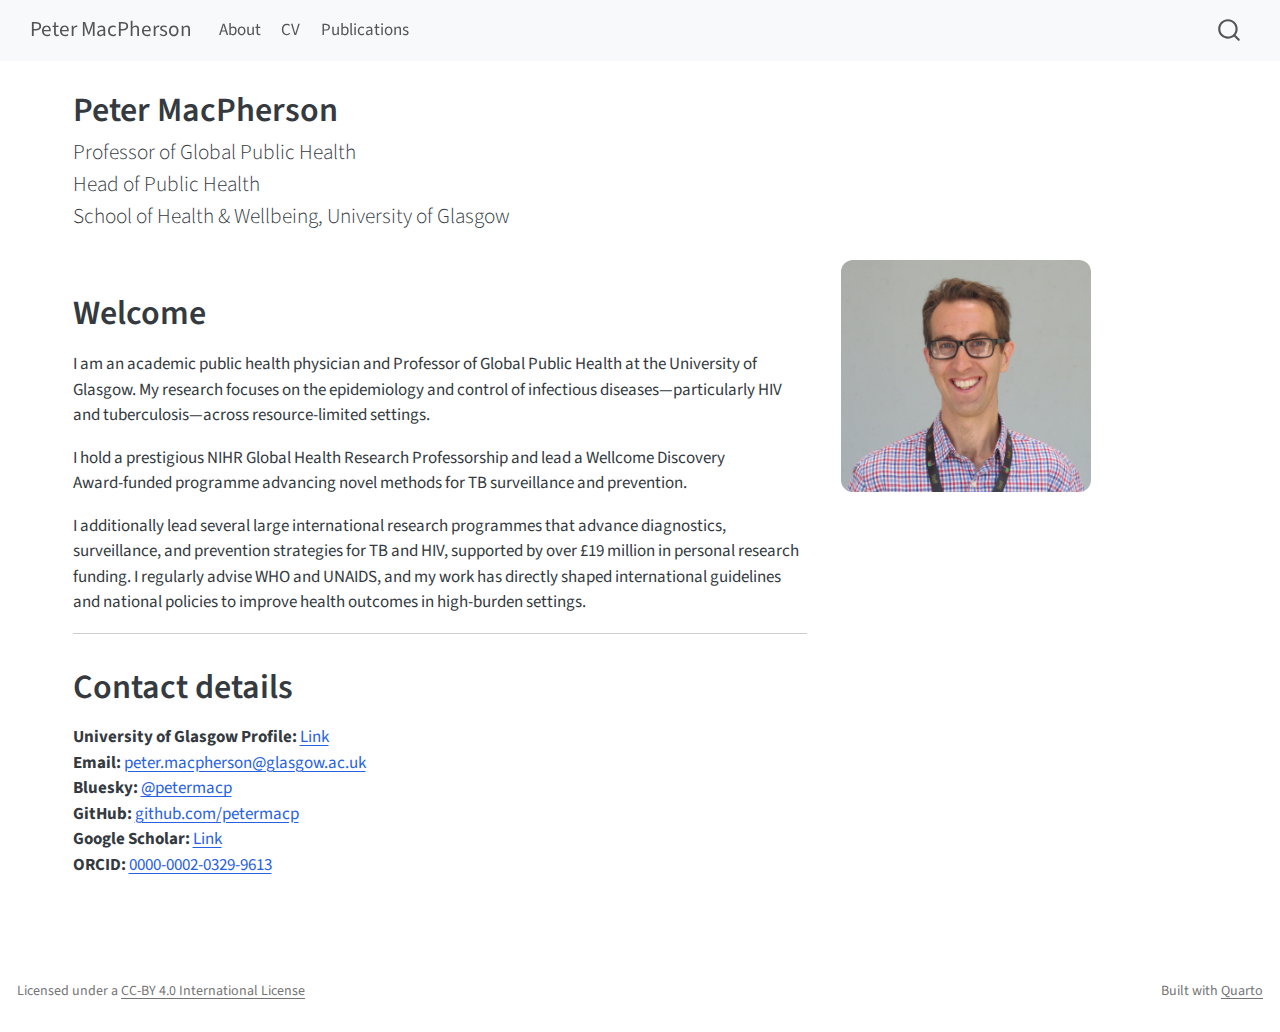
<file: docs/index.html>
<!DOCTYPE html>
<html xmlns="http://www.w3.org/1999/xhtml" lang="en" xml:lang="en"><head>

<meta charset="utf-8">
<meta name="generator" content="quarto-1.5.57">

<meta name="viewport" content="width=device-width, initial-scale=1.0, user-scalable=yes">


<title>Peter MacPherson</title>
<style>
code{white-space: pre-wrap;}
span.smallcaps{font-variant: small-caps;}
div.columns{display: flex; gap: min(4vw, 1.5em);}
div.column{flex: auto; overflow-x: auto;}
div.hanging-indent{margin-left: 1.5em; text-indent: -1.5em;}
ul.task-list{list-style: none;}
ul.task-list li input[type="checkbox"] {
  width: 0.8em;
  margin: 0 0.8em 0.2em -1em; /* quarto-specific, see https://github.com/quarto-dev/quarto-cli/issues/4556 */ 
  vertical-align: middle;
}
</style>


<script src="site_libs/quarto-nav/quarto-nav.js"></script>
<script src="site_libs/quarto-nav/headroom.min.js"></script>
<script src="site_libs/clipboard/clipboard.min.js"></script>
<script src="site_libs/quarto-search/autocomplete.umd.js"></script>
<script src="site_libs/quarto-search/fuse.min.js"></script>
<script src="site_libs/quarto-search/quarto-search.js"></script>
<meta name="quarto:offset" content="./">
<script src="site_libs/quarto-html/quarto.js"></script>
<script src="site_libs/quarto-html/popper.min.js"></script>
<script src="site_libs/quarto-html/tippy.umd.min.js"></script>
<script src="site_libs/quarto-html/anchor.min.js"></script>
<link href="site_libs/quarto-html/tippy.css" rel="stylesheet">
<link href="site_libs/quarto-html/quarto-syntax-highlighting.css" rel="stylesheet" id="quarto-text-highlighting-styles">
<script src="site_libs/bootstrap/bootstrap.min.js"></script>
<link href="site_libs/bootstrap/bootstrap-icons.css" rel="stylesheet">
<link href="site_libs/bootstrap/bootstrap.min.css" rel="stylesheet" id="quarto-bootstrap" data-mode="light">
<script id="quarto-search-options" type="application/json">{
  "location": "navbar",
  "copy-button": false,
  "collapse-after": 3,
  "panel-placement": "end",
  "type": "overlay",
  "limit": 50,
  "keyboard-shortcut": [
    "f",
    "/",
    "s"
  ],
  "show-item-context": false,
  "language": {
    "search-no-results-text": "No results",
    "search-matching-documents-text": "matching documents",
    "search-copy-link-title": "Copy link to search",
    "search-hide-matches-text": "Hide additional matches",
    "search-more-match-text": "more match in this document",
    "search-more-matches-text": "more matches in this document",
    "search-clear-button-title": "Clear",
    "search-text-placeholder": "",
    "search-detached-cancel-button-title": "Cancel",
    "search-submit-button-title": "Submit",
    "search-label": "Search"
  }
}</script>


<link rel="stylesheet" href="styles.css">
</head>

<body class="nav-fixed">

<div id="quarto-search-results"></div>
  <header id="quarto-header" class="headroom fixed-top">
    <nav class="navbar navbar-expand-lg " data-bs-theme="dark">
      <div class="navbar-container container-fluid">
      <div class="navbar-brand-container mx-auto">
    <a class="navbar-brand" href="./index.html">
    <span class="navbar-title">Peter MacPherson</span>
    </a>
  </div>
            <div id="quarto-search" class="" title="Search"></div>
          <button class="navbar-toggler" type="button" data-bs-toggle="collapse" data-bs-target="#navbarCollapse" aria-controls="navbarCollapse" role="menu" aria-expanded="false" aria-label="Toggle navigation" onclick="if (window.quartoToggleHeadroom) { window.quartoToggleHeadroom(); }">
  <span class="navbar-toggler-icon"></span>
</button>
          <div class="collapse navbar-collapse" id="navbarCollapse">
            <ul class="navbar-nav navbar-nav-scroll me-auto">
  <li class="nav-item">
    <a class="nav-link" href="./about.html"> 
<span class="menu-text">About</span></a>
  </li>  
  <li class="nav-item">
    <a class="nav-link" href="./cv.html"> 
<span class="menu-text">CV</span></a>
  </li>  
  <li class="nav-item">
    <a class="nav-link" href="./publications.html"> 
<span class="menu-text">Publications</span></a>
  </li>  
</ul>
          </div> <!-- /navcollapse -->
            <div class="quarto-navbar-tools">
</div>
      </div> <!-- /container-fluid -->
    </nav>
</header>
<!-- content -->
<div id="quarto-content" class="quarto-container page-columns page-rows-contents page-layout-full page-navbar">
<!-- sidebar -->
<!-- margin-sidebar -->
    
<!-- main -->
<main class="content column-page" id="quarto-document-content">

<header id="title-block-header" class="quarto-title-block default">
<div class="quarto-title">
<h1 class="title">Peter MacPherson</h1>
<p class="subtitle lead">Professor of Global Public Health <br> Head of Public Health <br> School of Health &amp; Wellbeing, University of Glasgow</p>
</div>



<div class="quarto-title-meta column-page">

    
  
    
  </div>
  


</header>


<div style="display: flex; align-items: flex-start; gap: 2rem; flex-wrap: wrap;">
<div style="flex: 2; min-width: 250px;">
<section id="welcome" class="level1">
<h1>Welcome</h1>
<p>I am an academic public health physician and Professor of Global Public Health at the University of Glasgow. My research focuses on the epidemiology and control of infectious diseases—particularly HIV and tuberculosis—across resource‑limited settings.</p>
<p>I hold a prestigious NIHR Global Health Research Professorship and lead a Wellcome Discovery Award‑funded programme advancing novel methods for TB surveillance and prevention.</p>
<p>I additionally lead several large international research programmes that advance diagnostics, surveillance, and prevention strategies for TB and HIV, supported by over £19 million in personal research funding. I regularly advise WHO and UNAIDS, and my work has directly shaped international guidelines and national policies to improve health outcomes in high‑burden settings.</p>
<hr>
</section>
<section id="contact-details" class="level1">
<h1>Contact details</h1>
<p><strong>University of Glasgow Profile:</strong> <a href="https://www.gla.ac.uk/schools/healthwellbeing/staff/petermacpherson/">Link</a><br>
<strong>Email:</strong> <a href="mailto:peter.macpherson@glasgow.ac.uk">peter.macpherson@glasgow.ac.uk</a><br>
<strong>Bluesky:</strong> <a href="https://bsky.app/profile/petermacp.bsky.social"><span class="citation" data-cites="petermacp">@petermacp</span></a><br>
<strong>GitHub:</strong> <a href="https://github.com/petermacp">github.com/petermacp</a><br>
<strong>Google Scholar:</strong> <a href="https://scholar.google.com/citations?user=VyW8nncAAAAJ&amp;hl=en">Link</a><br>
<strong>ORCID:</strong> <a href="https://orcid.org/0000-0002-XXXX-XXXX">0000-0002-0329-9613</a></p>
</section>
</div>
<div style="flex: 1; min-width: 200px;">
<p><img src="assets/peter.jpg" alt="Peter MacPherson" style="width: 100%; max-width: 250px; border-radius: 12px;"></p>
</div>
</div>



</main> <!-- /main -->
<script id="quarto-html-after-body" type="application/javascript">
window.document.addEventListener("DOMContentLoaded", function (event) {
  const toggleBodyColorMode = (bsSheetEl) => {
    const mode = bsSheetEl.getAttribute("data-mode");
    const bodyEl = window.document.querySelector("body");
    if (mode === "dark") {
      bodyEl.classList.add("quarto-dark");
      bodyEl.classList.remove("quarto-light");
    } else {
      bodyEl.classList.add("quarto-light");
      bodyEl.classList.remove("quarto-dark");
    }
  }
  const toggleBodyColorPrimary = () => {
    const bsSheetEl = window.document.querySelector("link#quarto-bootstrap");
    if (bsSheetEl) {
      toggleBodyColorMode(bsSheetEl);
    }
  }
  toggleBodyColorPrimary();  
  const icon = "";
  const anchorJS = new window.AnchorJS();
  anchorJS.options = {
    placement: 'right',
    icon: icon
  };
  anchorJS.add('.anchored');
  const isCodeAnnotation = (el) => {
    for (const clz of el.classList) {
      if (clz.startsWith('code-annotation-')) {                     
        return true;
      }
    }
    return false;
  }
  const onCopySuccess = function(e) {
    // button target
    const button = e.trigger;
    // don't keep focus
    button.blur();
    // flash "checked"
    button.classList.add('code-copy-button-checked');
    var currentTitle = button.getAttribute("title");
    button.setAttribute("title", "Copied!");
    let tooltip;
    if (window.bootstrap) {
      button.setAttribute("data-bs-toggle", "tooltip");
      button.setAttribute("data-bs-placement", "left");
      button.setAttribute("data-bs-title", "Copied!");
      tooltip = new bootstrap.Tooltip(button, 
        { trigger: "manual", 
          customClass: "code-copy-button-tooltip",
          offset: [0, -8]});
      tooltip.show();    
    }
    setTimeout(function() {
      if (tooltip) {
        tooltip.hide();
        button.removeAttribute("data-bs-title");
        button.removeAttribute("data-bs-toggle");
        button.removeAttribute("data-bs-placement");
      }
      button.setAttribute("title", currentTitle);
      button.classList.remove('code-copy-button-checked');
    }, 1000);
    // clear code selection
    e.clearSelection();
  }
  const getTextToCopy = function(trigger) {
      const codeEl = trigger.previousElementSibling.cloneNode(true);
      for (const childEl of codeEl.children) {
        if (isCodeAnnotation(childEl)) {
          childEl.remove();
        }
      }
      return codeEl.innerText;
  }
  const clipboard = new window.ClipboardJS('.code-copy-button:not([data-in-quarto-modal])', {
    text: getTextToCopy
  });
  clipboard.on('success', onCopySuccess);
  if (window.document.getElementById('quarto-embedded-source-code-modal')) {
    // For code content inside modals, clipBoardJS needs to be initialized with a container option
    // TODO: Check when it could be a function (https://github.com/zenorocha/clipboard.js/issues/860)
    const clipboardModal = new window.ClipboardJS('.code-copy-button[data-in-quarto-modal]', {
      text: getTextToCopy,
      container: window.document.getElementById('quarto-embedded-source-code-modal')
    });
    clipboardModal.on('success', onCopySuccess);
  }
    var localhostRegex = new RegExp(/^(?:http|https):\/\/localhost\:?[0-9]*\//);
    var mailtoRegex = new RegExp(/^mailto:/);
      var filterRegex = new RegExp("https:\/\/petermacpherson\.github\.io");
    var isInternal = (href) => {
        return filterRegex.test(href) || localhostRegex.test(href) || mailtoRegex.test(href);
    }
    // Inspect non-navigation links and adorn them if external
 	var links = window.document.querySelectorAll('a[href]:not(.nav-link):not(.navbar-brand):not(.toc-action):not(.sidebar-link):not(.sidebar-item-toggle):not(.pagination-link):not(.no-external):not([aria-hidden]):not(.dropdown-item):not(.quarto-navigation-tool):not(.about-link)');
    for (var i=0; i<links.length; i++) {
      const link = links[i];
      if (!isInternal(link.href)) {
        // undo the damage that might have been done by quarto-nav.js in the case of
        // links that we want to consider external
        if (link.dataset.originalHref !== undefined) {
          link.href = link.dataset.originalHref;
        }
      }
    }
  function tippyHover(el, contentFn, onTriggerFn, onUntriggerFn) {
    const config = {
      allowHTML: true,
      maxWidth: 500,
      delay: 100,
      arrow: false,
      appendTo: function(el) {
          return el.parentElement;
      },
      interactive: true,
      interactiveBorder: 10,
      theme: 'quarto',
      placement: 'bottom-start',
    };
    if (contentFn) {
      config.content = contentFn;
    }
    if (onTriggerFn) {
      config.onTrigger = onTriggerFn;
    }
    if (onUntriggerFn) {
      config.onUntrigger = onUntriggerFn;
    }
    window.tippy(el, config); 
  }
  const noterefs = window.document.querySelectorAll('a[role="doc-noteref"]');
  for (var i=0; i<noterefs.length; i++) {
    const ref = noterefs[i];
    tippyHover(ref, function() {
      // use id or data attribute instead here
      let href = ref.getAttribute('data-footnote-href') || ref.getAttribute('href');
      try { href = new URL(href).hash; } catch {}
      const id = href.replace(/^#\/?/, "");
      const note = window.document.getElementById(id);
      if (note) {
        return note.innerHTML;
      } else {
        return "";
      }
    });
  }
  const xrefs = window.document.querySelectorAll('a.quarto-xref');
  const processXRef = (id, note) => {
    // Strip column container classes
    const stripColumnClz = (el) => {
      el.classList.remove("page-full", "page-columns");
      if (el.children) {
        for (const child of el.children) {
          stripColumnClz(child);
        }
      }
    }
    stripColumnClz(note)
    if (id === null || id.startsWith('sec-')) {
      // Special case sections, only their first couple elements
      const container = document.createElement("div");
      if (note.children && note.children.length > 2) {
        container.appendChild(note.children[0].cloneNode(true));
        for (let i = 1; i < note.children.length; i++) {
          const child = note.children[i];
          if (child.tagName === "P" && child.innerText === "") {
            continue;
          } else {
            container.appendChild(child.cloneNode(true));
            break;
          }
        }
        if (window.Quarto?.typesetMath) {
          window.Quarto.typesetMath(container);
        }
        return container.innerHTML
      } else {
        if (window.Quarto?.typesetMath) {
          window.Quarto.typesetMath(note);
        }
        return note.innerHTML;
      }
    } else {
      // Remove any anchor links if they are present
      const anchorLink = note.querySelector('a.anchorjs-link');
      if (anchorLink) {
        anchorLink.remove();
      }
      if (window.Quarto?.typesetMath) {
        window.Quarto.typesetMath(note);
      }
      // TODO in 1.5, we should make sure this works without a callout special case
      if (note.classList.contains("callout")) {
        return note.outerHTML;
      } else {
        return note.innerHTML;
      }
    }
  }
  for (var i=0; i<xrefs.length; i++) {
    const xref = xrefs[i];
    tippyHover(xref, undefined, function(instance) {
      instance.disable();
      let url = xref.getAttribute('href');
      let hash = undefined; 
      if (url.startsWith('#')) {
        hash = url;
      } else {
        try { hash = new URL(url).hash; } catch {}
      }
      if (hash) {
        const id = hash.replace(/^#\/?/, "");
        const note = window.document.getElementById(id);
        if (note !== null) {
          try {
            const html = processXRef(id, note.cloneNode(true));
            instance.setContent(html);
          } finally {
            instance.enable();
            instance.show();
          }
        } else {
          // See if we can fetch this
          fetch(url.split('#')[0])
          .then(res => res.text())
          .then(html => {
            const parser = new DOMParser();
            const htmlDoc = parser.parseFromString(html, "text/html");
            const note = htmlDoc.getElementById(id);
            if (note !== null) {
              const html = processXRef(id, note);
              instance.setContent(html);
            } 
          }).finally(() => {
            instance.enable();
            instance.show();
          });
        }
      } else {
        // See if we can fetch a full url (with no hash to target)
        // This is a special case and we should probably do some content thinning / targeting
        fetch(url)
        .then(res => res.text())
        .then(html => {
          const parser = new DOMParser();
          const htmlDoc = parser.parseFromString(html, "text/html");
          const note = htmlDoc.querySelector('main.content');
          if (note !== null) {
            // This should only happen for chapter cross references
            // (since there is no id in the URL)
            // remove the first header
            if (note.children.length > 0 && note.children[0].tagName === "HEADER") {
              note.children[0].remove();
            }
            const html = processXRef(null, note);
            instance.setContent(html);
          } 
        }).finally(() => {
          instance.enable();
          instance.show();
        });
      }
    }, function(instance) {
    });
  }
      let selectedAnnoteEl;
      const selectorForAnnotation = ( cell, annotation) => {
        let cellAttr = 'data-code-cell="' + cell + '"';
        let lineAttr = 'data-code-annotation="' +  annotation + '"';
        const selector = 'span[' + cellAttr + '][' + lineAttr + ']';
        return selector;
      }
      const selectCodeLines = (annoteEl) => {
        const doc = window.document;
        const targetCell = annoteEl.getAttribute("data-target-cell");
        const targetAnnotation = annoteEl.getAttribute("data-target-annotation");
        const annoteSpan = window.document.querySelector(selectorForAnnotation(targetCell, targetAnnotation));
        const lines = annoteSpan.getAttribute("data-code-lines").split(",");
        const lineIds = lines.map((line) => {
          return targetCell + "-" + line;
        })
        let top = null;
        let height = null;
        let parent = null;
        if (lineIds.length > 0) {
            //compute the position of the single el (top and bottom and make a div)
            const el = window.document.getElementById(lineIds[0]);
            top = el.offsetTop;
            height = el.offsetHeight;
            parent = el.parentElement.parentElement;
          if (lineIds.length > 1) {
            const lastEl = window.document.getElementById(lineIds[lineIds.length - 1]);
            const bottom = lastEl.offsetTop + lastEl.offsetHeight;
            height = bottom - top;
          }
          if (top !== null && height !== null && parent !== null) {
            // cook up a div (if necessary) and position it 
            let div = window.document.getElementById("code-annotation-line-highlight");
            if (div === null) {
              div = window.document.createElement("div");
              div.setAttribute("id", "code-annotation-line-highlight");
              div.style.position = 'absolute';
              parent.appendChild(div);
            }
            div.style.top = top - 2 + "px";
            div.style.height = height + 4 + "px";
            div.style.left = 0;
            let gutterDiv = window.document.getElementById("code-annotation-line-highlight-gutter");
            if (gutterDiv === null) {
              gutterDiv = window.document.createElement("div");
              gutterDiv.setAttribute("id", "code-annotation-line-highlight-gutter");
              gutterDiv.style.position = 'absolute';
              const codeCell = window.document.getElementById(targetCell);
              const gutter = codeCell.querySelector('.code-annotation-gutter');
              gutter.appendChild(gutterDiv);
            }
            gutterDiv.style.top = top - 2 + "px";
            gutterDiv.style.height = height + 4 + "px";
          }
          selectedAnnoteEl = annoteEl;
        }
      };
      const unselectCodeLines = () => {
        const elementsIds = ["code-annotation-line-highlight", "code-annotation-line-highlight-gutter"];
        elementsIds.forEach((elId) => {
          const div = window.document.getElementById(elId);
          if (div) {
            div.remove();
          }
        });
        selectedAnnoteEl = undefined;
      };
        // Handle positioning of the toggle
    window.addEventListener(
      "resize",
      throttle(() => {
        elRect = undefined;
        if (selectedAnnoteEl) {
          selectCodeLines(selectedAnnoteEl);
        }
      }, 10)
    );
    function throttle(fn, ms) {
    let throttle = false;
    let timer;
      return (...args) => {
        if(!throttle) { // first call gets through
            fn.apply(this, args);
            throttle = true;
        } else { // all the others get throttled
            if(timer) clearTimeout(timer); // cancel #2
            timer = setTimeout(() => {
              fn.apply(this, args);
              timer = throttle = false;
            }, ms);
        }
      };
    }
      // Attach click handler to the DT
      const annoteDls = window.document.querySelectorAll('dt[data-target-cell]');
      for (const annoteDlNode of annoteDls) {
        annoteDlNode.addEventListener('click', (event) => {
          const clickedEl = event.target;
          if (clickedEl !== selectedAnnoteEl) {
            unselectCodeLines();
            const activeEl = window.document.querySelector('dt[data-target-cell].code-annotation-active');
            if (activeEl) {
              activeEl.classList.remove('code-annotation-active');
            }
            selectCodeLines(clickedEl);
            clickedEl.classList.add('code-annotation-active');
          } else {
            // Unselect the line
            unselectCodeLines();
            clickedEl.classList.remove('code-annotation-active');
          }
        });
      }
  const findCites = (el) => {
    const parentEl = el.parentElement;
    if (parentEl) {
      const cites = parentEl.dataset.cites;
      if (cites) {
        return {
          el,
          cites: cites.split(' ')
        };
      } else {
        return findCites(el.parentElement)
      }
    } else {
      return undefined;
    }
  };
  var bibliorefs = window.document.querySelectorAll('a[role="doc-biblioref"]');
  for (var i=0; i<bibliorefs.length; i++) {
    const ref = bibliorefs[i];
    const citeInfo = findCites(ref);
    if (citeInfo) {
      tippyHover(citeInfo.el, function() {
        var popup = window.document.createElement('div');
        citeInfo.cites.forEach(function(cite) {
          var citeDiv = window.document.createElement('div');
          citeDiv.classList.add('hanging-indent');
          citeDiv.classList.add('csl-entry');
          var biblioDiv = window.document.getElementById('ref-' + cite);
          if (biblioDiv) {
            citeDiv.innerHTML = biblioDiv.innerHTML;
          }
          popup.appendChild(citeDiv);
        });
        return popup.innerHTML;
      });
    }
  }
});
</script>
</div> <!-- /content -->
<footer class="footer">
  <div class="nav-footer">
    <div class="nav-footer-left">
<p>Licensed under a <a href="https://creativecommons.org/licenses/by/4.0/">CC-BY 4.0 International License</a></p>
</div>   
    <div class="nav-footer-center">
      &nbsp;
    </div>
    <div class="nav-footer-right">
<p>Built with <a href="https://quarto.org">Quarto</a></p>
</div>
  </div>
</footer>




</body></html>
</file>
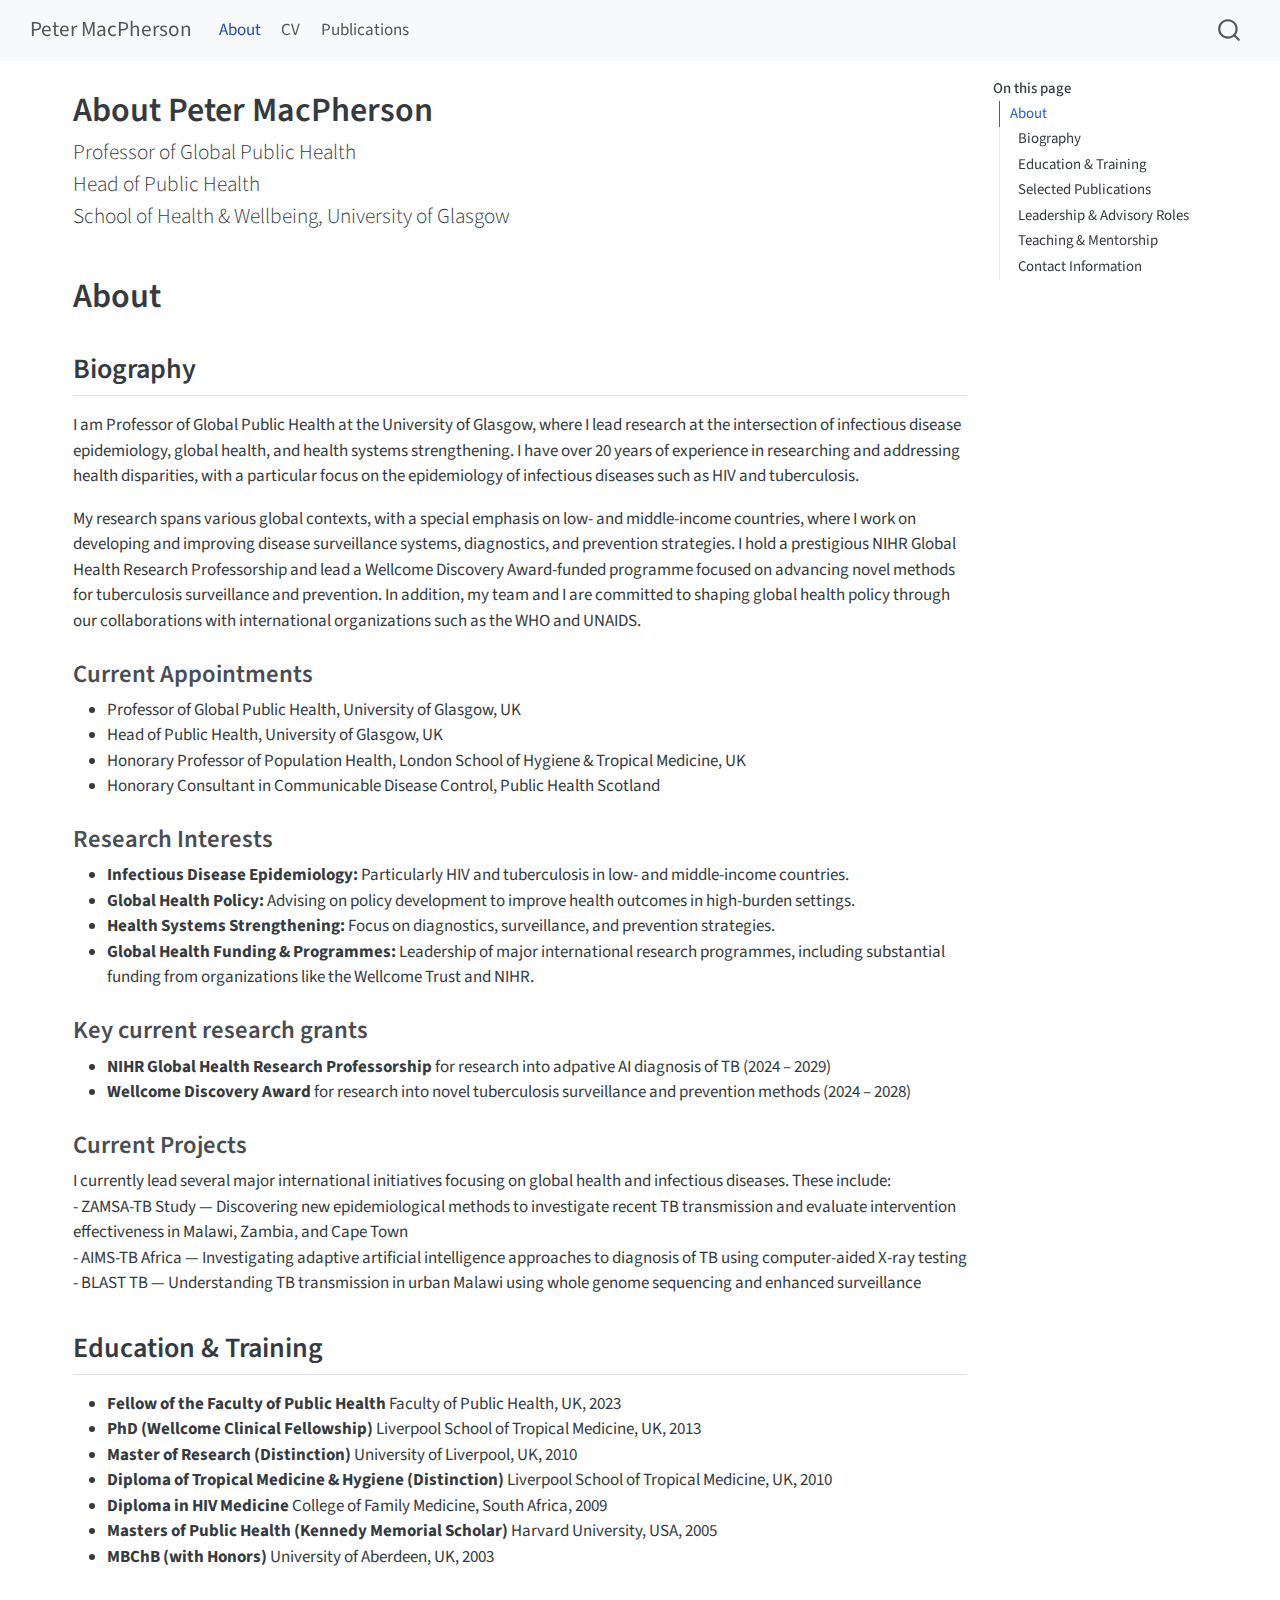
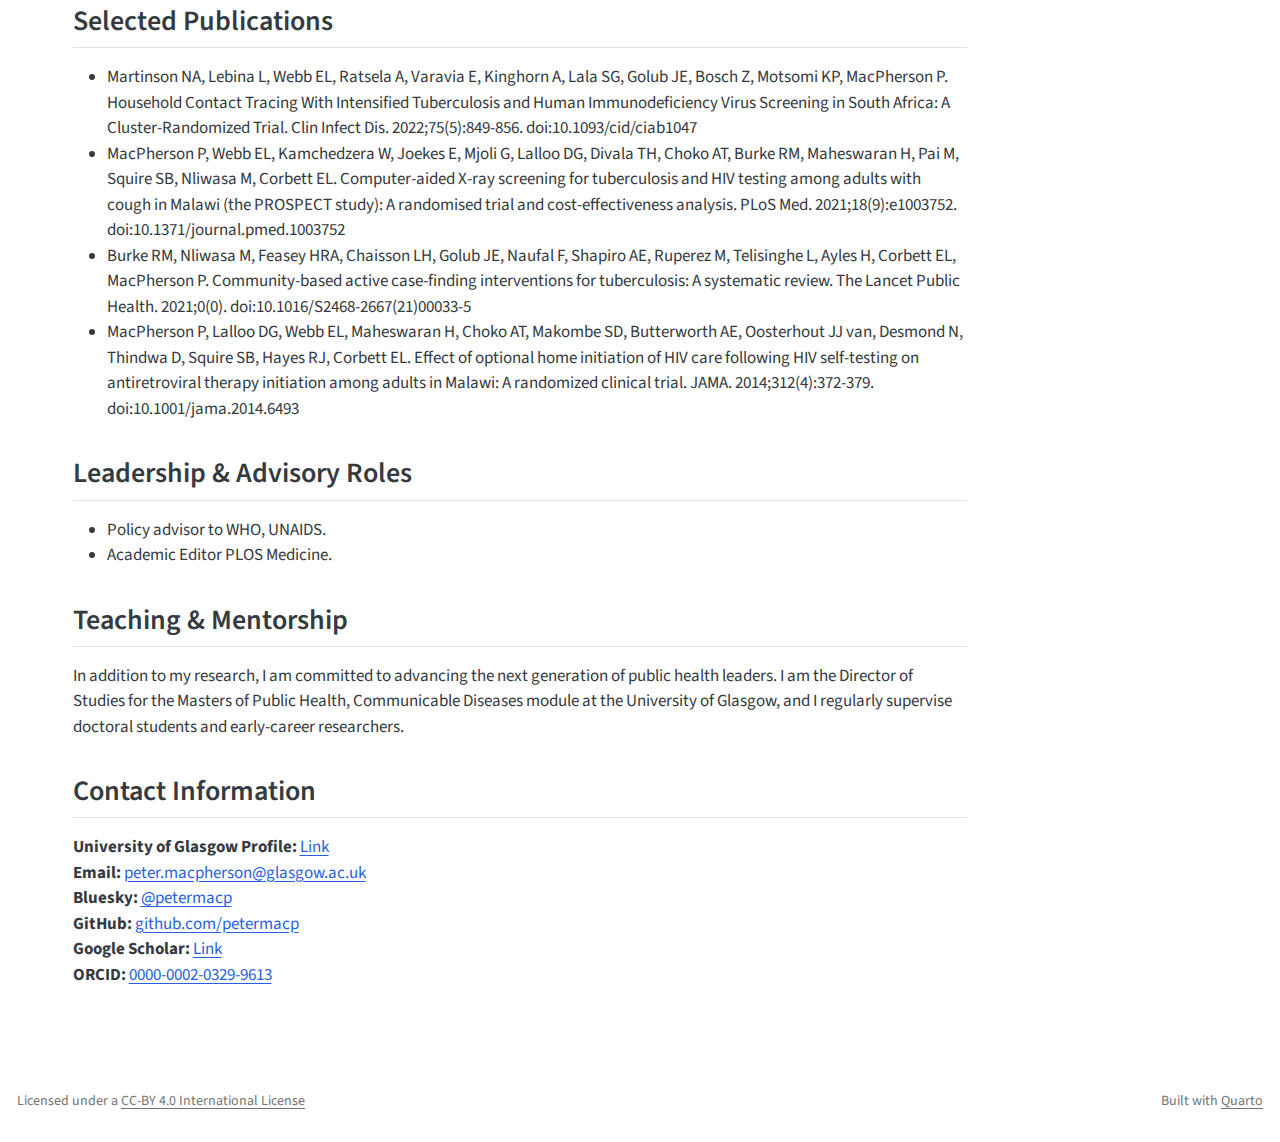
<file: docs/about.html>
<!DOCTYPE html>
<html xmlns="http://www.w3.org/1999/xhtml" lang="en" xml:lang="en"><head>

<meta charset="utf-8">
<meta name="generator" content="quarto-1.5.57">

<meta name="viewport" content="width=device-width, initial-scale=1.0, user-scalable=yes">


<title>About Peter MacPherson – Peter MacPherson</title>
<style>
code{white-space: pre-wrap;}
span.smallcaps{font-variant: small-caps;}
div.columns{display: flex; gap: min(4vw, 1.5em);}
div.column{flex: auto; overflow-x: auto;}
div.hanging-indent{margin-left: 1.5em; text-indent: -1.5em;}
ul.task-list{list-style: none;}
ul.task-list li input[type="checkbox"] {
  width: 0.8em;
  margin: 0 0.8em 0.2em -1em; /* quarto-specific, see https://github.com/quarto-dev/quarto-cli/issues/4556 */ 
  vertical-align: middle;
}
</style>


<script src="site_libs/quarto-nav/quarto-nav.js"></script>
<script src="site_libs/quarto-nav/headroom.min.js"></script>
<script src="site_libs/clipboard/clipboard.min.js"></script>
<script src="site_libs/quarto-search/autocomplete.umd.js"></script>
<script src="site_libs/quarto-search/fuse.min.js"></script>
<script src="site_libs/quarto-search/quarto-search.js"></script>
<meta name="quarto:offset" content="./">
<script src="site_libs/quarto-html/quarto.js"></script>
<script src="site_libs/quarto-html/popper.min.js"></script>
<script src="site_libs/quarto-html/tippy.umd.min.js"></script>
<script src="site_libs/quarto-html/anchor.min.js"></script>
<link href="site_libs/quarto-html/tippy.css" rel="stylesheet">
<link href="site_libs/quarto-html/quarto-syntax-highlighting.css" rel="stylesheet" id="quarto-text-highlighting-styles">
<script src="site_libs/bootstrap/bootstrap.min.js"></script>
<link href="site_libs/bootstrap/bootstrap-icons.css" rel="stylesheet">
<link href="site_libs/bootstrap/bootstrap.min.css" rel="stylesheet" id="quarto-bootstrap" data-mode="light">
<script id="quarto-search-options" type="application/json">{
  "location": "navbar",
  "copy-button": false,
  "collapse-after": 3,
  "panel-placement": "end",
  "type": "overlay",
  "limit": 50,
  "keyboard-shortcut": [
    "f",
    "/",
    "s"
  ],
  "show-item-context": false,
  "language": {
    "search-no-results-text": "No results",
    "search-matching-documents-text": "matching documents",
    "search-copy-link-title": "Copy link to search",
    "search-hide-matches-text": "Hide additional matches",
    "search-more-match-text": "more match in this document",
    "search-more-matches-text": "more matches in this document",
    "search-clear-button-title": "Clear",
    "search-text-placeholder": "",
    "search-detached-cancel-button-title": "Cancel",
    "search-submit-button-title": "Submit",
    "search-label": "Search"
  }
}</script>


<link rel="stylesheet" href="styles.css">
</head>

<body class="nav-fixed">

<div id="quarto-search-results"></div>
  <header id="quarto-header" class="headroom fixed-top">
    <nav class="navbar navbar-expand-lg " data-bs-theme="dark">
      <div class="navbar-container container-fluid">
      <div class="navbar-brand-container mx-auto">
    <a class="navbar-brand" href="./index.html">
    <span class="navbar-title">Peter MacPherson</span>
    </a>
  </div>
            <div id="quarto-search" class="" title="Search"></div>
          <button class="navbar-toggler" type="button" data-bs-toggle="collapse" data-bs-target="#navbarCollapse" aria-controls="navbarCollapse" role="menu" aria-expanded="false" aria-label="Toggle navigation" onclick="if (window.quartoToggleHeadroom) { window.quartoToggleHeadroom(); }">
  <span class="navbar-toggler-icon"></span>
</button>
          <div class="collapse navbar-collapse" id="navbarCollapse">
            <ul class="navbar-nav navbar-nav-scroll me-auto">
  <li class="nav-item">
    <a class="nav-link active" href="./about.html" aria-current="page"> 
<span class="menu-text">About</span></a>
  </li>  
  <li class="nav-item">
    <a class="nav-link" href="./cv.html"> 
<span class="menu-text">CV</span></a>
  </li>  
  <li class="nav-item">
    <a class="nav-link" href="./publications.html"> 
<span class="menu-text">Publications</span></a>
  </li>  
</ul>
          </div> <!-- /navcollapse -->
            <div class="quarto-navbar-tools">
</div>
      </div> <!-- /container-fluid -->
    </nav>
</header>
<!-- content -->
<div id="quarto-content" class="quarto-container page-columns page-rows-contents page-layout-full page-navbar">
<!-- sidebar -->
<!-- margin-sidebar -->
    <div id="quarto-margin-sidebar" class="sidebar margin-sidebar">
        <nav id="TOC" role="doc-toc" class="toc-active">
    <h2 id="toc-title">On this page</h2>
   
  <ul>
  <li><a href="#about" id="toc-about" class="nav-link active" data-scroll-target="#about">About</a>
  <ul class="collapse">
  <li><a href="#biography" id="toc-biography" class="nav-link" data-scroll-target="#biography">Biography</a>
  <ul class="collapse">
  <li><a href="#current-appointments" id="toc-current-appointments" class="nav-link" data-scroll-target="#current-appointments">Current Appointments</a></li>
  <li><a href="#research-interests" id="toc-research-interests" class="nav-link" data-scroll-target="#research-interests">Research Interests</a></li>
  <li><a href="#key-current-research-grants" id="toc-key-current-research-grants" class="nav-link" data-scroll-target="#key-current-research-grants">Key current research grants</a></li>
  <li><a href="#current-projects" id="toc-current-projects" class="nav-link" data-scroll-target="#current-projects">Current Projects</a></li>
  </ul></li>
  <li><a href="#education-training" id="toc-education-training" class="nav-link" data-scroll-target="#education-training">Education &amp; Training</a></li>
  <li><a href="#selected-publications" id="toc-selected-publications" class="nav-link" data-scroll-target="#selected-publications">Selected Publications</a></li>
  <li><a href="#leadership-advisory-roles" id="toc-leadership-advisory-roles" class="nav-link" data-scroll-target="#leadership-advisory-roles">Leadership &amp; Advisory Roles</a></li>
  <li><a href="#teaching-mentorship" id="toc-teaching-mentorship" class="nav-link" data-scroll-target="#teaching-mentorship">Teaching &amp; Mentorship</a></li>
  <li><a href="#contact-information" id="toc-contact-information" class="nav-link" data-scroll-target="#contact-information">Contact Information</a></li>
  </ul></li>
  </ul>
</nav>
    </div>
<!-- main -->
<main class="content column-page-left" id="quarto-document-content">

<header id="title-block-header" class="quarto-title-block default">
<div class="quarto-title">
<h1 class="title">About Peter MacPherson</h1>
<p class="subtitle lead">Professor of Global Public Health <br> Head of Public Health <br> School of Health &amp; Wellbeing, University of Glasgow</p>
</div>



<div class="quarto-title-meta column-page-left">

    
  
    
  </div>
  


</header>


<section id="about" class="level1">
<h1>About</h1>
<section id="biography" class="level2">
<h2 class="anchored" data-anchor-id="biography">Biography</h2>
<p>I am Professor of Global Public Health at the University of Glasgow, where I lead research at the intersection of infectious disease epidemiology, global health, and health systems strengthening. I have over 20 years of experience in researching and addressing health disparities, with a particular focus on the epidemiology of infectious diseases such as HIV and tuberculosis.</p>
<p>My research spans various global contexts, with a special emphasis on low- and middle-income countries, where I work on developing and improving disease surveillance systems, diagnostics, and prevention strategies. I hold a prestigious NIHR Global Health Research Professorship and lead a Wellcome Discovery Award-funded programme focused on advancing novel methods for tuberculosis surveillance and prevention. In addition, my team and I are committed to shaping global health policy through our collaborations with international organizations such as the WHO and UNAIDS.</p>
<section id="current-appointments" class="level3">
<h3 class="anchored" data-anchor-id="current-appointments">Current Appointments</h3>
<ul>
<li>Professor of Global Public Health, University of Glasgow, UK</li>
<li>Head of Public Health, University of Glasgow, UK</li>
<li>Honorary Professor of Population Health, London School of Hygiene &amp; Tropical Medicine, UK</li>
<li>Honorary Consultant in Communicable Disease Control, Public Health Scotland</li>
</ul>
</section>
<section id="research-interests" class="level3">
<h3 class="anchored" data-anchor-id="research-interests">Research Interests</h3>
<ul>
<li><strong>Infectious Disease Epidemiology:</strong> Particularly HIV and tuberculosis in low- and middle-income countries.</li>
<li><strong>Global Health Policy:</strong> Advising on policy development to improve health outcomes in high-burden settings.</li>
<li><strong>Health Systems Strengthening:</strong> Focus on diagnostics, surveillance, and prevention strategies.</li>
<li><strong>Global Health Funding &amp; Programmes:</strong> Leadership of major international research programmes, including substantial funding from organizations like the Wellcome Trust and NIHR.</li>
</ul>
</section>
<section id="key-current-research-grants" class="level3">
<h3 class="anchored" data-anchor-id="key-current-research-grants">Key current research grants</h3>
<ul>
<li><strong>NIHR Global Health Research Professorship</strong> for research into adpative AI diagnosis of TB (2024 – 2029)</li>
<li><strong>Wellcome Discovery Award</strong> for research into novel tuberculosis surveillance and prevention methods (2024 – 2028)</li>
</ul>
</section>
<section id="current-projects" class="level3">
<h3 class="anchored" data-anchor-id="current-projects">Current Projects</h3>
<p>I currently lead several major international initiatives focusing on global health and infectious diseases. These include:<br>
- ZAMSA-TB Study — Discovering new epidemiological methods to investigate recent TB transmission and evaluate intervention effectiveness in Malawi, Zambia, and Cape Town<br>
- AIMS-TB Africa — Investigating adaptive artificial intelligence approaches to diagnosis of TB using computer-aided X-ray testing<br>
- BLAST TB — Understanding TB transmission in urban Malawi using whole genome sequencing and enhanced surveillance</p>
</section>
</section>
<section id="education-training" class="level2">
<h2 class="anchored" data-anchor-id="education-training">Education &amp; Training</h2>
<ul>
<li><strong>Fellow of the Faculty of Public Health</strong> Faculty of Public Health, UK, 2023</li>
<li><strong>PhD (Wellcome Clinical Fellowship)</strong> Liverpool School of Tropical Medicine, UK, 2013</li>
<li><strong>Master of Research (Distinction)</strong> University of Liverpool, UK, 2010</li>
<li><strong>Diploma of Tropical Medicine &amp; Hygiene (Distinction)</strong> Liverpool School of Tropical Medicine, UK, 2010</li>
<li><strong>Diploma in HIV Medicine</strong> College of Family Medicine, South Africa, 2009</li>
<li><strong>Masters of Public Health (Kennedy Memorial Scholar)</strong> Harvard University, USA, 2005</li>
<li><strong>MBChB (with Honors)</strong> University of Aberdeen, UK, 2003</li>
</ul>
</section>
<section id="selected-publications" class="level2">
<h2 class="anchored" data-anchor-id="selected-publications">Selected Publications</h2>
<ul>
<li>Martinson NA, Lebina L, Webb EL, Ratsela A, Varavia E, Kinghorn A, Lala SG, Golub JE, Bosch Z, Motsomi KP, MacPherson P. Household Contact Tracing With Intensified Tuberculosis and Human Immunodeficiency Virus Screening in South Africa: A Cluster-Randomized Trial. Clin Infect Dis. 2022;75(5):849-856. doi:10.1093/cid/ciab1047</li>
<li>MacPherson P, Webb EL, Kamchedzera W, Joekes E, Mjoli G, Lalloo DG, Divala TH, Choko AT, Burke RM, Maheswaran H, Pai M, Squire SB, Nliwasa M, Corbett EL. Computer-aided X-ray screening for tuberculosis and HIV testing among adults with cough in Malawi (the PROSPECT study): A randomised trial and cost-effectiveness analysis. PLoS Med. 2021;18(9):e1003752. doi:10.1371/journal.pmed.1003752</li>
<li>Burke RM, Nliwasa M, Feasey HRA, Chaisson LH, Golub JE, Naufal F, Shapiro AE, Ruperez M, Telisinghe L, Ayles H, Corbett EL, MacPherson P. Community-based active case-finding interventions for tuberculosis: A systematic review. The Lancet Public Health. 2021;0(0). doi:10.1016/S2468-2667(21)00033-5</li>
<li>MacPherson P, Lalloo DG, Webb EL, Maheswaran H, Choko AT, Makombe SD, Butterworth AE, Oosterhout JJ van, Desmond N, Thindwa D, Squire SB, Hayes RJ, Corbett EL. Effect of optional home initiation of HIV care following HIV self-testing on antiretroviral therapy initiation among adults in Malawi: A randomized clinical trial. JAMA. 2014;312(4):372-379. doi:10.1001/jama.2014.6493</li>
</ul>
</section>
<section id="leadership-advisory-roles" class="level2">
<h2 class="anchored" data-anchor-id="leadership-advisory-roles">Leadership &amp; Advisory Roles</h2>
<ul>
<li>Policy advisor to WHO, UNAIDS.</li>
<li>Academic Editor PLOS Medicine.</li>
</ul>
</section>
<section id="teaching-mentorship" class="level2">
<h2 class="anchored" data-anchor-id="teaching-mentorship">Teaching &amp; Mentorship</h2>
<p>In addition to my research, I am committed to advancing the next generation of public health leaders. I am the Director of Studies for the Masters of Public Health, Communicable Diseases module at the University of Glasgow, and I regularly supervise doctoral students and early-career researchers.</p>
</section>
<section id="contact-information" class="level2">
<h2 class="anchored" data-anchor-id="contact-information">Contact Information</h2>
<p><strong>University of Glasgow Profile:</strong> <a href="https://www.gla.ac.uk/schools/healthwellbeing/staff/petermacpherson/">Link</a><br>
<strong>Email:</strong> <a href="mailto:peter.macpherson@glasgow.ac.uk">peter.macpherson@glasgow.ac.uk</a><br>
<strong>Bluesky:</strong> <a href="https://bsky.app/profile/petermacp.bsky.social"><span class="citation" data-cites="petermacp">@petermacp</span></a><br>
<strong>GitHub:</strong> <a href="https://github.com/petermacp">github.com/petermacp</a><br>
<strong>Google Scholar:</strong> <a href="https://scholar.google.com/citations?user=VyW8nncAAAAJ&amp;hl=en">Link</a><br>
<strong>ORCID:</strong> <a href="https://orcid.org/0000-0002-XXXX-XXXX">0000-0002-0329-9613</a></p>


</section>
</section>

</main> <!-- /main -->
<script id="quarto-html-after-body" type="application/javascript">
window.document.addEventListener("DOMContentLoaded", function (event) {
  const toggleBodyColorMode = (bsSheetEl) => {
    const mode = bsSheetEl.getAttribute("data-mode");
    const bodyEl = window.document.querySelector("body");
    if (mode === "dark") {
      bodyEl.classList.add("quarto-dark");
      bodyEl.classList.remove("quarto-light");
    } else {
      bodyEl.classList.add("quarto-light");
      bodyEl.classList.remove("quarto-dark");
    }
  }
  const toggleBodyColorPrimary = () => {
    const bsSheetEl = window.document.querySelector("link#quarto-bootstrap");
    if (bsSheetEl) {
      toggleBodyColorMode(bsSheetEl);
    }
  }
  toggleBodyColorPrimary();  
  const icon = "";
  const anchorJS = new window.AnchorJS();
  anchorJS.options = {
    placement: 'right',
    icon: icon
  };
  anchorJS.add('.anchored');
  const isCodeAnnotation = (el) => {
    for (const clz of el.classList) {
      if (clz.startsWith('code-annotation-')) {                     
        return true;
      }
    }
    return false;
  }
  const onCopySuccess = function(e) {
    // button target
    const button = e.trigger;
    // don't keep focus
    button.blur();
    // flash "checked"
    button.classList.add('code-copy-button-checked');
    var currentTitle = button.getAttribute("title");
    button.setAttribute("title", "Copied!");
    let tooltip;
    if (window.bootstrap) {
      button.setAttribute("data-bs-toggle", "tooltip");
      button.setAttribute("data-bs-placement", "left");
      button.setAttribute("data-bs-title", "Copied!");
      tooltip = new bootstrap.Tooltip(button, 
        { trigger: "manual", 
          customClass: "code-copy-button-tooltip",
          offset: [0, -8]});
      tooltip.show();    
    }
    setTimeout(function() {
      if (tooltip) {
        tooltip.hide();
        button.removeAttribute("data-bs-title");
        button.removeAttribute("data-bs-toggle");
        button.removeAttribute("data-bs-placement");
      }
      button.setAttribute("title", currentTitle);
      button.classList.remove('code-copy-button-checked');
    }, 1000);
    // clear code selection
    e.clearSelection();
  }
  const getTextToCopy = function(trigger) {
      const codeEl = trigger.previousElementSibling.cloneNode(true);
      for (const childEl of codeEl.children) {
        if (isCodeAnnotation(childEl)) {
          childEl.remove();
        }
      }
      return codeEl.innerText;
  }
  const clipboard = new window.ClipboardJS('.code-copy-button:not([data-in-quarto-modal])', {
    text: getTextToCopy
  });
  clipboard.on('success', onCopySuccess);
  if (window.document.getElementById('quarto-embedded-source-code-modal')) {
    // For code content inside modals, clipBoardJS needs to be initialized with a container option
    // TODO: Check when it could be a function (https://github.com/zenorocha/clipboard.js/issues/860)
    const clipboardModal = new window.ClipboardJS('.code-copy-button[data-in-quarto-modal]', {
      text: getTextToCopy,
      container: window.document.getElementById('quarto-embedded-source-code-modal')
    });
    clipboardModal.on('success', onCopySuccess);
  }
    var localhostRegex = new RegExp(/^(?:http|https):\/\/localhost\:?[0-9]*\//);
    var mailtoRegex = new RegExp(/^mailto:/);
      var filterRegex = new RegExp("https:\/\/petermacpherson\.github\.io");
    var isInternal = (href) => {
        return filterRegex.test(href) || localhostRegex.test(href) || mailtoRegex.test(href);
    }
    // Inspect non-navigation links and adorn them if external
 	var links = window.document.querySelectorAll('a[href]:not(.nav-link):not(.navbar-brand):not(.toc-action):not(.sidebar-link):not(.sidebar-item-toggle):not(.pagination-link):not(.no-external):not([aria-hidden]):not(.dropdown-item):not(.quarto-navigation-tool):not(.about-link)');
    for (var i=0; i<links.length; i++) {
      const link = links[i];
      if (!isInternal(link.href)) {
        // undo the damage that might have been done by quarto-nav.js in the case of
        // links that we want to consider external
        if (link.dataset.originalHref !== undefined) {
          link.href = link.dataset.originalHref;
        }
      }
    }
  function tippyHover(el, contentFn, onTriggerFn, onUntriggerFn) {
    const config = {
      allowHTML: true,
      maxWidth: 500,
      delay: 100,
      arrow: false,
      appendTo: function(el) {
          return el.parentElement;
      },
      interactive: true,
      interactiveBorder: 10,
      theme: 'quarto',
      placement: 'bottom-start',
    };
    if (contentFn) {
      config.content = contentFn;
    }
    if (onTriggerFn) {
      config.onTrigger = onTriggerFn;
    }
    if (onUntriggerFn) {
      config.onUntrigger = onUntriggerFn;
    }
    window.tippy(el, config); 
  }
  const noterefs = window.document.querySelectorAll('a[role="doc-noteref"]');
  for (var i=0; i<noterefs.length; i++) {
    const ref = noterefs[i];
    tippyHover(ref, function() {
      // use id or data attribute instead here
      let href = ref.getAttribute('data-footnote-href') || ref.getAttribute('href');
      try { href = new URL(href).hash; } catch {}
      const id = href.replace(/^#\/?/, "");
      const note = window.document.getElementById(id);
      if (note) {
        return note.innerHTML;
      } else {
        return "";
      }
    });
  }
  const xrefs = window.document.querySelectorAll('a.quarto-xref');
  const processXRef = (id, note) => {
    // Strip column container classes
    const stripColumnClz = (el) => {
      el.classList.remove("page-full", "page-columns");
      if (el.children) {
        for (const child of el.children) {
          stripColumnClz(child);
        }
      }
    }
    stripColumnClz(note)
    if (id === null || id.startsWith('sec-')) {
      // Special case sections, only their first couple elements
      const container = document.createElement("div");
      if (note.children && note.children.length > 2) {
        container.appendChild(note.children[0].cloneNode(true));
        for (let i = 1; i < note.children.length; i++) {
          const child = note.children[i];
          if (child.tagName === "P" && child.innerText === "") {
            continue;
          } else {
            container.appendChild(child.cloneNode(true));
            break;
          }
        }
        if (window.Quarto?.typesetMath) {
          window.Quarto.typesetMath(container);
        }
        return container.innerHTML
      } else {
        if (window.Quarto?.typesetMath) {
          window.Quarto.typesetMath(note);
        }
        return note.innerHTML;
      }
    } else {
      // Remove any anchor links if they are present
      const anchorLink = note.querySelector('a.anchorjs-link');
      if (anchorLink) {
        anchorLink.remove();
      }
      if (window.Quarto?.typesetMath) {
        window.Quarto.typesetMath(note);
      }
      // TODO in 1.5, we should make sure this works without a callout special case
      if (note.classList.contains("callout")) {
        return note.outerHTML;
      } else {
        return note.innerHTML;
      }
    }
  }
  for (var i=0; i<xrefs.length; i++) {
    const xref = xrefs[i];
    tippyHover(xref, undefined, function(instance) {
      instance.disable();
      let url = xref.getAttribute('href');
      let hash = undefined; 
      if (url.startsWith('#')) {
        hash = url;
      } else {
        try { hash = new URL(url).hash; } catch {}
      }
      if (hash) {
        const id = hash.replace(/^#\/?/, "");
        const note = window.document.getElementById(id);
        if (note !== null) {
          try {
            const html = processXRef(id, note.cloneNode(true));
            instance.setContent(html);
          } finally {
            instance.enable();
            instance.show();
          }
        } else {
          // See if we can fetch this
          fetch(url.split('#')[0])
          .then(res => res.text())
          .then(html => {
            const parser = new DOMParser();
            const htmlDoc = parser.parseFromString(html, "text/html");
            const note = htmlDoc.getElementById(id);
            if (note !== null) {
              const html = processXRef(id, note);
              instance.setContent(html);
            } 
          }).finally(() => {
            instance.enable();
            instance.show();
          });
        }
      } else {
        // See if we can fetch a full url (with no hash to target)
        // This is a special case and we should probably do some content thinning / targeting
        fetch(url)
        .then(res => res.text())
        .then(html => {
          const parser = new DOMParser();
          const htmlDoc = parser.parseFromString(html, "text/html");
          const note = htmlDoc.querySelector('main.content');
          if (note !== null) {
            // This should only happen for chapter cross references
            // (since there is no id in the URL)
            // remove the first header
            if (note.children.length > 0 && note.children[0].tagName === "HEADER") {
              note.children[0].remove();
            }
            const html = processXRef(null, note);
            instance.setContent(html);
          } 
        }).finally(() => {
          instance.enable();
          instance.show();
        });
      }
    }, function(instance) {
    });
  }
      let selectedAnnoteEl;
      const selectorForAnnotation = ( cell, annotation) => {
        let cellAttr = 'data-code-cell="' + cell + '"';
        let lineAttr = 'data-code-annotation="' +  annotation + '"';
        const selector = 'span[' + cellAttr + '][' + lineAttr + ']';
        return selector;
      }
      const selectCodeLines = (annoteEl) => {
        const doc = window.document;
        const targetCell = annoteEl.getAttribute("data-target-cell");
        const targetAnnotation = annoteEl.getAttribute("data-target-annotation");
        const annoteSpan = window.document.querySelector(selectorForAnnotation(targetCell, targetAnnotation));
        const lines = annoteSpan.getAttribute("data-code-lines").split(",");
        const lineIds = lines.map((line) => {
          return targetCell + "-" + line;
        })
        let top = null;
        let height = null;
        let parent = null;
        if (lineIds.length > 0) {
            //compute the position of the single el (top and bottom and make a div)
            const el = window.document.getElementById(lineIds[0]);
            top = el.offsetTop;
            height = el.offsetHeight;
            parent = el.parentElement.parentElement;
          if (lineIds.length > 1) {
            const lastEl = window.document.getElementById(lineIds[lineIds.length - 1]);
            const bottom = lastEl.offsetTop + lastEl.offsetHeight;
            height = bottom - top;
          }
          if (top !== null && height !== null && parent !== null) {
            // cook up a div (if necessary) and position it 
            let div = window.document.getElementById("code-annotation-line-highlight");
            if (div === null) {
              div = window.document.createElement("div");
              div.setAttribute("id", "code-annotation-line-highlight");
              div.style.position = 'absolute';
              parent.appendChild(div);
            }
            div.style.top = top - 2 + "px";
            div.style.height = height + 4 + "px";
            div.style.left = 0;
            let gutterDiv = window.document.getElementById("code-annotation-line-highlight-gutter");
            if (gutterDiv === null) {
              gutterDiv = window.document.createElement("div");
              gutterDiv.setAttribute("id", "code-annotation-line-highlight-gutter");
              gutterDiv.style.position = 'absolute';
              const codeCell = window.document.getElementById(targetCell);
              const gutter = codeCell.querySelector('.code-annotation-gutter');
              gutter.appendChild(gutterDiv);
            }
            gutterDiv.style.top = top - 2 + "px";
            gutterDiv.style.height = height + 4 + "px";
          }
          selectedAnnoteEl = annoteEl;
        }
      };
      const unselectCodeLines = () => {
        const elementsIds = ["code-annotation-line-highlight", "code-annotation-line-highlight-gutter"];
        elementsIds.forEach((elId) => {
          const div = window.document.getElementById(elId);
          if (div) {
            div.remove();
          }
        });
        selectedAnnoteEl = undefined;
      };
        // Handle positioning of the toggle
    window.addEventListener(
      "resize",
      throttle(() => {
        elRect = undefined;
        if (selectedAnnoteEl) {
          selectCodeLines(selectedAnnoteEl);
        }
      }, 10)
    );
    function throttle(fn, ms) {
    let throttle = false;
    let timer;
      return (...args) => {
        if(!throttle) { // first call gets through
            fn.apply(this, args);
            throttle = true;
        } else { // all the others get throttled
            if(timer) clearTimeout(timer); // cancel #2
            timer = setTimeout(() => {
              fn.apply(this, args);
              timer = throttle = false;
            }, ms);
        }
      };
    }
      // Attach click handler to the DT
      const annoteDls = window.document.querySelectorAll('dt[data-target-cell]');
      for (const annoteDlNode of annoteDls) {
        annoteDlNode.addEventListener('click', (event) => {
          const clickedEl = event.target;
          if (clickedEl !== selectedAnnoteEl) {
            unselectCodeLines();
            const activeEl = window.document.querySelector('dt[data-target-cell].code-annotation-active');
            if (activeEl) {
              activeEl.classList.remove('code-annotation-active');
            }
            selectCodeLines(clickedEl);
            clickedEl.classList.add('code-annotation-active');
          } else {
            // Unselect the line
            unselectCodeLines();
            clickedEl.classList.remove('code-annotation-active');
          }
        });
      }
  const findCites = (el) => {
    const parentEl = el.parentElement;
    if (parentEl) {
      const cites = parentEl.dataset.cites;
      if (cites) {
        return {
          el,
          cites: cites.split(' ')
        };
      } else {
        return findCites(el.parentElement)
      }
    } else {
      return undefined;
    }
  };
  var bibliorefs = window.document.querySelectorAll('a[role="doc-biblioref"]');
  for (var i=0; i<bibliorefs.length; i++) {
    const ref = bibliorefs[i];
    const citeInfo = findCites(ref);
    if (citeInfo) {
      tippyHover(citeInfo.el, function() {
        var popup = window.document.createElement('div');
        citeInfo.cites.forEach(function(cite) {
          var citeDiv = window.document.createElement('div');
          citeDiv.classList.add('hanging-indent');
          citeDiv.classList.add('csl-entry');
          var biblioDiv = window.document.getElementById('ref-' + cite);
          if (biblioDiv) {
            citeDiv.innerHTML = biblioDiv.innerHTML;
          }
          popup.appendChild(citeDiv);
        });
        return popup.innerHTML;
      });
    }
  }
});
</script>
</div> <!-- /content -->
<footer class="footer">
  <div class="nav-footer">
    <div class="nav-footer-left">
<p>Licensed under a <a href="https://creativecommons.org/licenses/by/4.0/">CC-BY 4.0 International License</a></p>
</div>   
    <div class="nav-footer-center">
      &nbsp;
    </div>
    <div class="nav-footer-right">
<p>Built with <a href="https://quarto.org">Quarto</a></p>
</div>
  </div>
</footer>




</body></html>
</file>
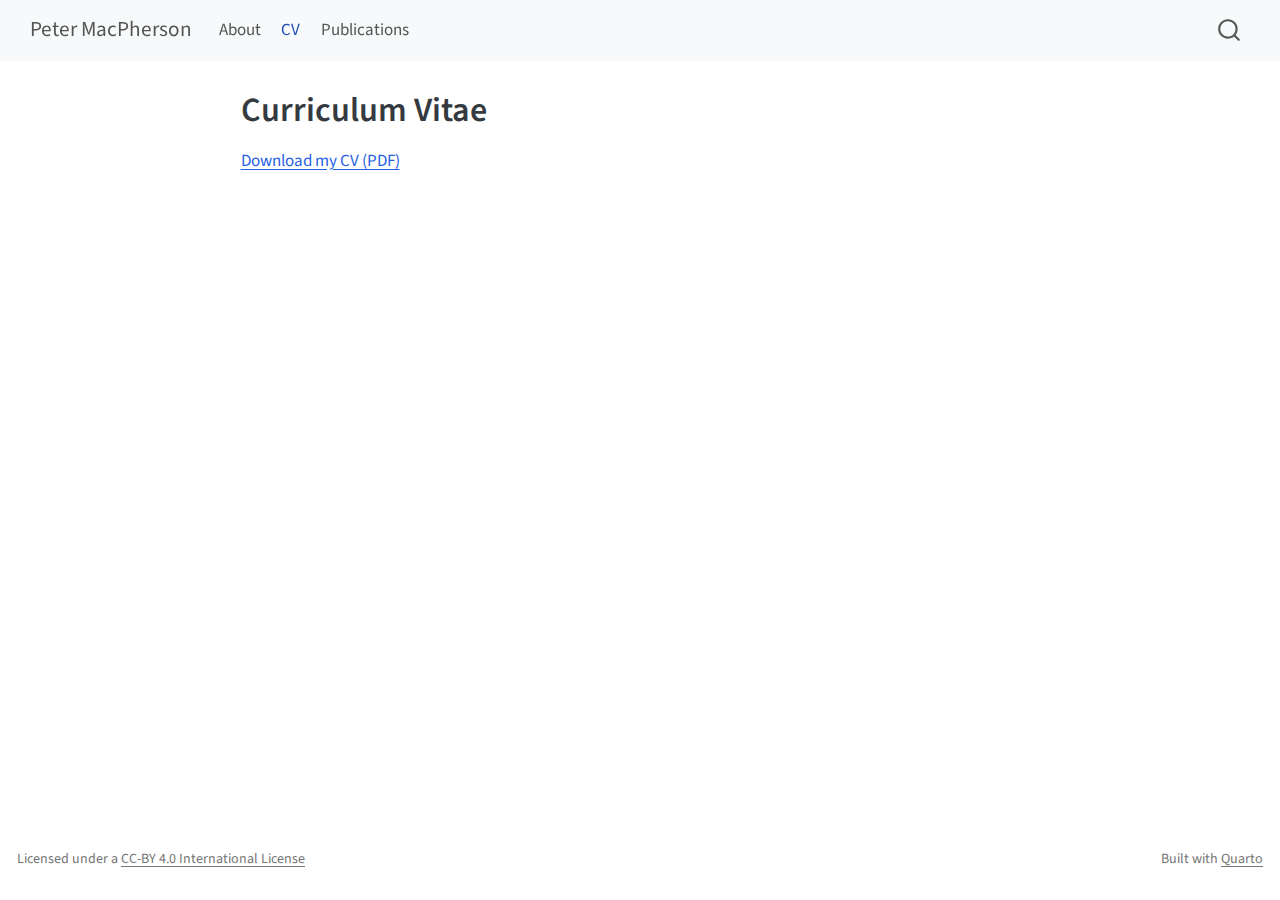
<file: docs/cv.html>
<!DOCTYPE html>
<html xmlns="http://www.w3.org/1999/xhtml" lang="en" xml:lang="en"><head>

<meta charset="utf-8">
<meta name="generator" content="quarto-1.5.57">

<meta name="viewport" content="width=device-width, initial-scale=1.0, user-scalable=yes">


<title>Curriculum Vitae – Peter MacPherson</title>
<style>
code{white-space: pre-wrap;}
span.smallcaps{font-variant: small-caps;}
div.columns{display: flex; gap: min(4vw, 1.5em);}
div.column{flex: auto; overflow-x: auto;}
div.hanging-indent{margin-left: 1.5em; text-indent: -1.5em;}
ul.task-list{list-style: none;}
ul.task-list li input[type="checkbox"] {
  width: 0.8em;
  margin: 0 0.8em 0.2em -1em; /* quarto-specific, see https://github.com/quarto-dev/quarto-cli/issues/4556 */ 
  vertical-align: middle;
}
</style>


<script src="site_libs/quarto-nav/quarto-nav.js"></script>
<script src="site_libs/quarto-nav/headroom.min.js"></script>
<script src="site_libs/clipboard/clipboard.min.js"></script>
<script src="site_libs/quarto-search/autocomplete.umd.js"></script>
<script src="site_libs/quarto-search/fuse.min.js"></script>
<script src="site_libs/quarto-search/quarto-search.js"></script>
<meta name="quarto:offset" content="./">
<script src="site_libs/quarto-html/quarto.js"></script>
<script src="site_libs/quarto-html/popper.min.js"></script>
<script src="site_libs/quarto-html/tippy.umd.min.js"></script>
<script src="site_libs/quarto-html/anchor.min.js"></script>
<link href="site_libs/quarto-html/tippy.css" rel="stylesheet">
<link href="site_libs/quarto-html/quarto-syntax-highlighting.css" rel="stylesheet" id="quarto-text-highlighting-styles">
<script src="site_libs/bootstrap/bootstrap.min.js"></script>
<link href="site_libs/bootstrap/bootstrap-icons.css" rel="stylesheet">
<link href="site_libs/bootstrap/bootstrap.min.css" rel="stylesheet" id="quarto-bootstrap" data-mode="light">
<script id="quarto-search-options" type="application/json">{
  "location": "navbar",
  "copy-button": false,
  "collapse-after": 3,
  "panel-placement": "end",
  "type": "overlay",
  "limit": 50,
  "keyboard-shortcut": [
    "f",
    "/",
    "s"
  ],
  "show-item-context": false,
  "language": {
    "search-no-results-text": "No results",
    "search-matching-documents-text": "matching documents",
    "search-copy-link-title": "Copy link to search",
    "search-hide-matches-text": "Hide additional matches",
    "search-more-match-text": "more match in this document",
    "search-more-matches-text": "more matches in this document",
    "search-clear-button-title": "Clear",
    "search-text-placeholder": "",
    "search-detached-cancel-button-title": "Cancel",
    "search-submit-button-title": "Submit",
    "search-label": "Search"
  }
}</script>


<link rel="stylesheet" href="styles.scss">
</head>

<body class="nav-fixed fullcontent">

<div id="quarto-search-results"></div>
  <header id="quarto-header" class="headroom fixed-top">
    <nav class="navbar navbar-expand-lg " data-bs-theme="dark">
      <div class="navbar-container container-fluid">
      <div class="navbar-brand-container mx-auto">
    <a class="navbar-brand" href="./index.html">
    <span class="navbar-title">Peter MacPherson</span>
    </a>
  </div>
            <div id="quarto-search" class="" title="Search"></div>
          <button class="navbar-toggler" type="button" data-bs-toggle="collapse" data-bs-target="#navbarCollapse" aria-controls="navbarCollapse" role="menu" aria-expanded="false" aria-label="Toggle navigation" onclick="if (window.quartoToggleHeadroom) { window.quartoToggleHeadroom(); }">
  <span class="navbar-toggler-icon"></span>
</button>
          <div class="collapse navbar-collapse" id="navbarCollapse">
            <ul class="navbar-nav navbar-nav-scroll me-auto">
  <li class="nav-item">
    <a class="nav-link" href="./about.html"> 
<span class="menu-text">About</span></a>
  </li>  
  <li class="nav-item">
    <a class="nav-link active" href="./cv.html" aria-current="page"> 
<span class="menu-text">CV</span></a>
  </li>  
  <li class="nav-item">
    <a class="nav-link" href="./publications.html"> 
<span class="menu-text">Publications</span></a>
  </li>  
</ul>
          </div> <!-- /navcollapse -->
            <div class="quarto-navbar-tools">
</div>
      </div> <!-- /container-fluid -->
    </nav>
</header>
<!-- content -->
<div id="quarto-content" class="quarto-container page-columns page-rows-contents page-layout-article page-navbar">
<!-- sidebar -->
<!-- margin-sidebar -->
    
<!-- main -->
<main class="content" id="quarto-document-content">

<header id="title-block-header" class="quarto-title-block default">
<div class="quarto-title">
<h1 class="title">Curriculum Vitae</h1>
</div>



<div class="quarto-title-meta">

    
  
    
  </div>
  


</header>


<p><a href="assets/PM_CV_typst.pdf">Download my CV (PDF)</a></p>



</main> <!-- /main -->
<script id="quarto-html-after-body" type="application/javascript">
window.document.addEventListener("DOMContentLoaded", function (event) {
  const toggleBodyColorMode = (bsSheetEl) => {
    const mode = bsSheetEl.getAttribute("data-mode");
    const bodyEl = window.document.querySelector("body");
    if (mode === "dark") {
      bodyEl.classList.add("quarto-dark");
      bodyEl.classList.remove("quarto-light");
    } else {
      bodyEl.classList.add("quarto-light");
      bodyEl.classList.remove("quarto-dark");
    }
  }
  const toggleBodyColorPrimary = () => {
    const bsSheetEl = window.document.querySelector("link#quarto-bootstrap");
    if (bsSheetEl) {
      toggleBodyColorMode(bsSheetEl);
    }
  }
  toggleBodyColorPrimary();  
  const icon = "";
  const anchorJS = new window.AnchorJS();
  anchorJS.options = {
    placement: 'right',
    icon: icon
  };
  anchorJS.add('.anchored');
  const isCodeAnnotation = (el) => {
    for (const clz of el.classList) {
      if (clz.startsWith('code-annotation-')) {                     
        return true;
      }
    }
    return false;
  }
  const onCopySuccess = function(e) {
    // button target
    const button = e.trigger;
    // don't keep focus
    button.blur();
    // flash "checked"
    button.classList.add('code-copy-button-checked');
    var currentTitle = button.getAttribute("title");
    button.setAttribute("title", "Copied!");
    let tooltip;
    if (window.bootstrap) {
      button.setAttribute("data-bs-toggle", "tooltip");
      button.setAttribute("data-bs-placement", "left");
      button.setAttribute("data-bs-title", "Copied!");
      tooltip = new bootstrap.Tooltip(button, 
        { trigger: "manual", 
          customClass: "code-copy-button-tooltip",
          offset: [0, -8]});
      tooltip.show();    
    }
    setTimeout(function() {
      if (tooltip) {
        tooltip.hide();
        button.removeAttribute("data-bs-title");
        button.removeAttribute("data-bs-toggle");
        button.removeAttribute("data-bs-placement");
      }
      button.setAttribute("title", currentTitle);
      button.classList.remove('code-copy-button-checked');
    }, 1000);
    // clear code selection
    e.clearSelection();
  }
  const getTextToCopy = function(trigger) {
      const codeEl = trigger.previousElementSibling.cloneNode(true);
      for (const childEl of codeEl.children) {
        if (isCodeAnnotation(childEl)) {
          childEl.remove();
        }
      }
      return codeEl.innerText;
  }
  const clipboard = new window.ClipboardJS('.code-copy-button:not([data-in-quarto-modal])', {
    text: getTextToCopy
  });
  clipboard.on('success', onCopySuccess);
  if (window.document.getElementById('quarto-embedded-source-code-modal')) {
    // For code content inside modals, clipBoardJS needs to be initialized with a container option
    // TODO: Check when it could be a function (https://github.com/zenorocha/clipboard.js/issues/860)
    const clipboardModal = new window.ClipboardJS('.code-copy-button[data-in-quarto-modal]', {
      text: getTextToCopy,
      container: window.document.getElementById('quarto-embedded-source-code-modal')
    });
    clipboardModal.on('success', onCopySuccess);
  }
    var localhostRegex = new RegExp(/^(?:http|https):\/\/localhost\:?[0-9]*\//);
    var mailtoRegex = new RegExp(/^mailto:/);
      var filterRegex = new RegExp("https:\/\/petermacpherson\.github\.io");
    var isInternal = (href) => {
        return filterRegex.test(href) || localhostRegex.test(href) || mailtoRegex.test(href);
    }
    // Inspect non-navigation links and adorn them if external
 	var links = window.document.querySelectorAll('a[href]:not(.nav-link):not(.navbar-brand):not(.toc-action):not(.sidebar-link):not(.sidebar-item-toggle):not(.pagination-link):not(.no-external):not([aria-hidden]):not(.dropdown-item):not(.quarto-navigation-tool):not(.about-link)');
    for (var i=0; i<links.length; i++) {
      const link = links[i];
      if (!isInternal(link.href)) {
        // undo the damage that might have been done by quarto-nav.js in the case of
        // links that we want to consider external
        if (link.dataset.originalHref !== undefined) {
          link.href = link.dataset.originalHref;
        }
      }
    }
  function tippyHover(el, contentFn, onTriggerFn, onUntriggerFn) {
    const config = {
      allowHTML: true,
      maxWidth: 500,
      delay: 100,
      arrow: false,
      appendTo: function(el) {
          return el.parentElement;
      },
      interactive: true,
      interactiveBorder: 10,
      theme: 'quarto',
      placement: 'bottom-start',
    };
    if (contentFn) {
      config.content = contentFn;
    }
    if (onTriggerFn) {
      config.onTrigger = onTriggerFn;
    }
    if (onUntriggerFn) {
      config.onUntrigger = onUntriggerFn;
    }
    window.tippy(el, config); 
  }
  const noterefs = window.document.querySelectorAll('a[role="doc-noteref"]');
  for (var i=0; i<noterefs.length; i++) {
    const ref = noterefs[i];
    tippyHover(ref, function() {
      // use id or data attribute instead here
      let href = ref.getAttribute('data-footnote-href') || ref.getAttribute('href');
      try { href = new URL(href).hash; } catch {}
      const id = href.replace(/^#\/?/, "");
      const note = window.document.getElementById(id);
      if (note) {
        return note.innerHTML;
      } else {
        return "";
      }
    });
  }
  const xrefs = window.document.querySelectorAll('a.quarto-xref');
  const processXRef = (id, note) => {
    // Strip column container classes
    const stripColumnClz = (el) => {
      el.classList.remove("page-full", "page-columns");
      if (el.children) {
        for (const child of el.children) {
          stripColumnClz(child);
        }
      }
    }
    stripColumnClz(note)
    if (id === null || id.startsWith('sec-')) {
      // Special case sections, only their first couple elements
      const container = document.createElement("div");
      if (note.children && note.children.length > 2) {
        container.appendChild(note.children[0].cloneNode(true));
        for (let i = 1; i < note.children.length; i++) {
          const child = note.children[i];
          if (child.tagName === "P" && child.innerText === "") {
            continue;
          } else {
            container.appendChild(child.cloneNode(true));
            break;
          }
        }
        if (window.Quarto?.typesetMath) {
          window.Quarto.typesetMath(container);
        }
        return container.innerHTML
      } else {
        if (window.Quarto?.typesetMath) {
          window.Quarto.typesetMath(note);
        }
        return note.innerHTML;
      }
    } else {
      // Remove any anchor links if they are present
      const anchorLink = note.querySelector('a.anchorjs-link');
      if (anchorLink) {
        anchorLink.remove();
      }
      if (window.Quarto?.typesetMath) {
        window.Quarto.typesetMath(note);
      }
      // TODO in 1.5, we should make sure this works without a callout special case
      if (note.classList.contains("callout")) {
        return note.outerHTML;
      } else {
        return note.innerHTML;
      }
    }
  }
  for (var i=0; i<xrefs.length; i++) {
    const xref = xrefs[i];
    tippyHover(xref, undefined, function(instance) {
      instance.disable();
      let url = xref.getAttribute('href');
      let hash = undefined; 
      if (url.startsWith('#')) {
        hash = url;
      } else {
        try { hash = new URL(url).hash; } catch {}
      }
      if (hash) {
        const id = hash.replace(/^#\/?/, "");
        const note = window.document.getElementById(id);
        if (note !== null) {
          try {
            const html = processXRef(id, note.cloneNode(true));
            instance.setContent(html);
          } finally {
            instance.enable();
            instance.show();
          }
        } else {
          // See if we can fetch this
          fetch(url.split('#')[0])
          .then(res => res.text())
          .then(html => {
            const parser = new DOMParser();
            const htmlDoc = parser.parseFromString(html, "text/html");
            const note = htmlDoc.getElementById(id);
            if (note !== null) {
              const html = processXRef(id, note);
              instance.setContent(html);
            } 
          }).finally(() => {
            instance.enable();
            instance.show();
          });
        }
      } else {
        // See if we can fetch a full url (with no hash to target)
        // This is a special case and we should probably do some content thinning / targeting
        fetch(url)
        .then(res => res.text())
        .then(html => {
          const parser = new DOMParser();
          const htmlDoc = parser.parseFromString(html, "text/html");
          const note = htmlDoc.querySelector('main.content');
          if (note !== null) {
            // This should only happen for chapter cross references
            // (since there is no id in the URL)
            // remove the first header
            if (note.children.length > 0 && note.children[0].tagName === "HEADER") {
              note.children[0].remove();
            }
            const html = processXRef(null, note);
            instance.setContent(html);
          } 
        }).finally(() => {
          instance.enable();
          instance.show();
        });
      }
    }, function(instance) {
    });
  }
      let selectedAnnoteEl;
      const selectorForAnnotation = ( cell, annotation) => {
        let cellAttr = 'data-code-cell="' + cell + '"';
        let lineAttr = 'data-code-annotation="' +  annotation + '"';
        const selector = 'span[' + cellAttr + '][' + lineAttr + ']';
        return selector;
      }
      const selectCodeLines = (annoteEl) => {
        const doc = window.document;
        const targetCell = annoteEl.getAttribute("data-target-cell");
        const targetAnnotation = annoteEl.getAttribute("data-target-annotation");
        const annoteSpan = window.document.querySelector(selectorForAnnotation(targetCell, targetAnnotation));
        const lines = annoteSpan.getAttribute("data-code-lines").split(",");
        const lineIds = lines.map((line) => {
          return targetCell + "-" + line;
        })
        let top = null;
        let height = null;
        let parent = null;
        if (lineIds.length > 0) {
            //compute the position of the single el (top and bottom and make a div)
            const el = window.document.getElementById(lineIds[0]);
            top = el.offsetTop;
            height = el.offsetHeight;
            parent = el.parentElement.parentElement;
          if (lineIds.length > 1) {
            const lastEl = window.document.getElementById(lineIds[lineIds.length - 1]);
            const bottom = lastEl.offsetTop + lastEl.offsetHeight;
            height = bottom - top;
          }
          if (top !== null && height !== null && parent !== null) {
            // cook up a div (if necessary) and position it 
            let div = window.document.getElementById("code-annotation-line-highlight");
            if (div === null) {
              div = window.document.createElement("div");
              div.setAttribute("id", "code-annotation-line-highlight");
              div.style.position = 'absolute';
              parent.appendChild(div);
            }
            div.style.top = top - 2 + "px";
            div.style.height = height + 4 + "px";
            div.style.left = 0;
            let gutterDiv = window.document.getElementById("code-annotation-line-highlight-gutter");
            if (gutterDiv === null) {
              gutterDiv = window.document.createElement("div");
              gutterDiv.setAttribute("id", "code-annotation-line-highlight-gutter");
              gutterDiv.style.position = 'absolute';
              const codeCell = window.document.getElementById(targetCell);
              const gutter = codeCell.querySelector('.code-annotation-gutter');
              gutter.appendChild(gutterDiv);
            }
            gutterDiv.style.top = top - 2 + "px";
            gutterDiv.style.height = height + 4 + "px";
          }
          selectedAnnoteEl = annoteEl;
        }
      };
      const unselectCodeLines = () => {
        const elementsIds = ["code-annotation-line-highlight", "code-annotation-line-highlight-gutter"];
        elementsIds.forEach((elId) => {
          const div = window.document.getElementById(elId);
          if (div) {
            div.remove();
          }
        });
        selectedAnnoteEl = undefined;
      };
        // Handle positioning of the toggle
    window.addEventListener(
      "resize",
      throttle(() => {
        elRect = undefined;
        if (selectedAnnoteEl) {
          selectCodeLines(selectedAnnoteEl);
        }
      }, 10)
    );
    function throttle(fn, ms) {
    let throttle = false;
    let timer;
      return (...args) => {
        if(!throttle) { // first call gets through
            fn.apply(this, args);
            throttle = true;
        } else { // all the others get throttled
            if(timer) clearTimeout(timer); // cancel #2
            timer = setTimeout(() => {
              fn.apply(this, args);
              timer = throttle = false;
            }, ms);
        }
      };
    }
      // Attach click handler to the DT
      const annoteDls = window.document.querySelectorAll('dt[data-target-cell]');
      for (const annoteDlNode of annoteDls) {
        annoteDlNode.addEventListener('click', (event) => {
          const clickedEl = event.target;
          if (clickedEl !== selectedAnnoteEl) {
            unselectCodeLines();
            const activeEl = window.document.querySelector('dt[data-target-cell].code-annotation-active');
            if (activeEl) {
              activeEl.classList.remove('code-annotation-active');
            }
            selectCodeLines(clickedEl);
            clickedEl.classList.add('code-annotation-active');
          } else {
            // Unselect the line
            unselectCodeLines();
            clickedEl.classList.remove('code-annotation-active');
          }
        });
      }
  const findCites = (el) => {
    const parentEl = el.parentElement;
    if (parentEl) {
      const cites = parentEl.dataset.cites;
      if (cites) {
        return {
          el,
          cites: cites.split(' ')
        };
      } else {
        return findCites(el.parentElement)
      }
    } else {
      return undefined;
    }
  };
  var bibliorefs = window.document.querySelectorAll('a[role="doc-biblioref"]');
  for (var i=0; i<bibliorefs.length; i++) {
    const ref = bibliorefs[i];
    const citeInfo = findCites(ref);
    if (citeInfo) {
      tippyHover(citeInfo.el, function() {
        var popup = window.document.createElement('div');
        citeInfo.cites.forEach(function(cite) {
          var citeDiv = window.document.createElement('div');
          citeDiv.classList.add('hanging-indent');
          citeDiv.classList.add('csl-entry');
          var biblioDiv = window.document.getElementById('ref-' + cite);
          if (biblioDiv) {
            citeDiv.innerHTML = biblioDiv.innerHTML;
          }
          popup.appendChild(citeDiv);
        });
        return popup.innerHTML;
      });
    }
  }
});
</script>
</div> <!-- /content -->
<footer class="footer">
  <div class="nav-footer">
    <div class="nav-footer-left">
<p>Licensed under a <a href="https://creativecommons.org/licenses/by/4.0/">CC-BY 4.0 International License</a></p>
</div>   
    <div class="nav-footer-center">
      &nbsp;
    </div>
    <div class="nav-footer-right">
<p>Built with <a href="https://quarto.org">Quarto</a></p>
</div>
  </div>
</footer>




</body></html>
</file>
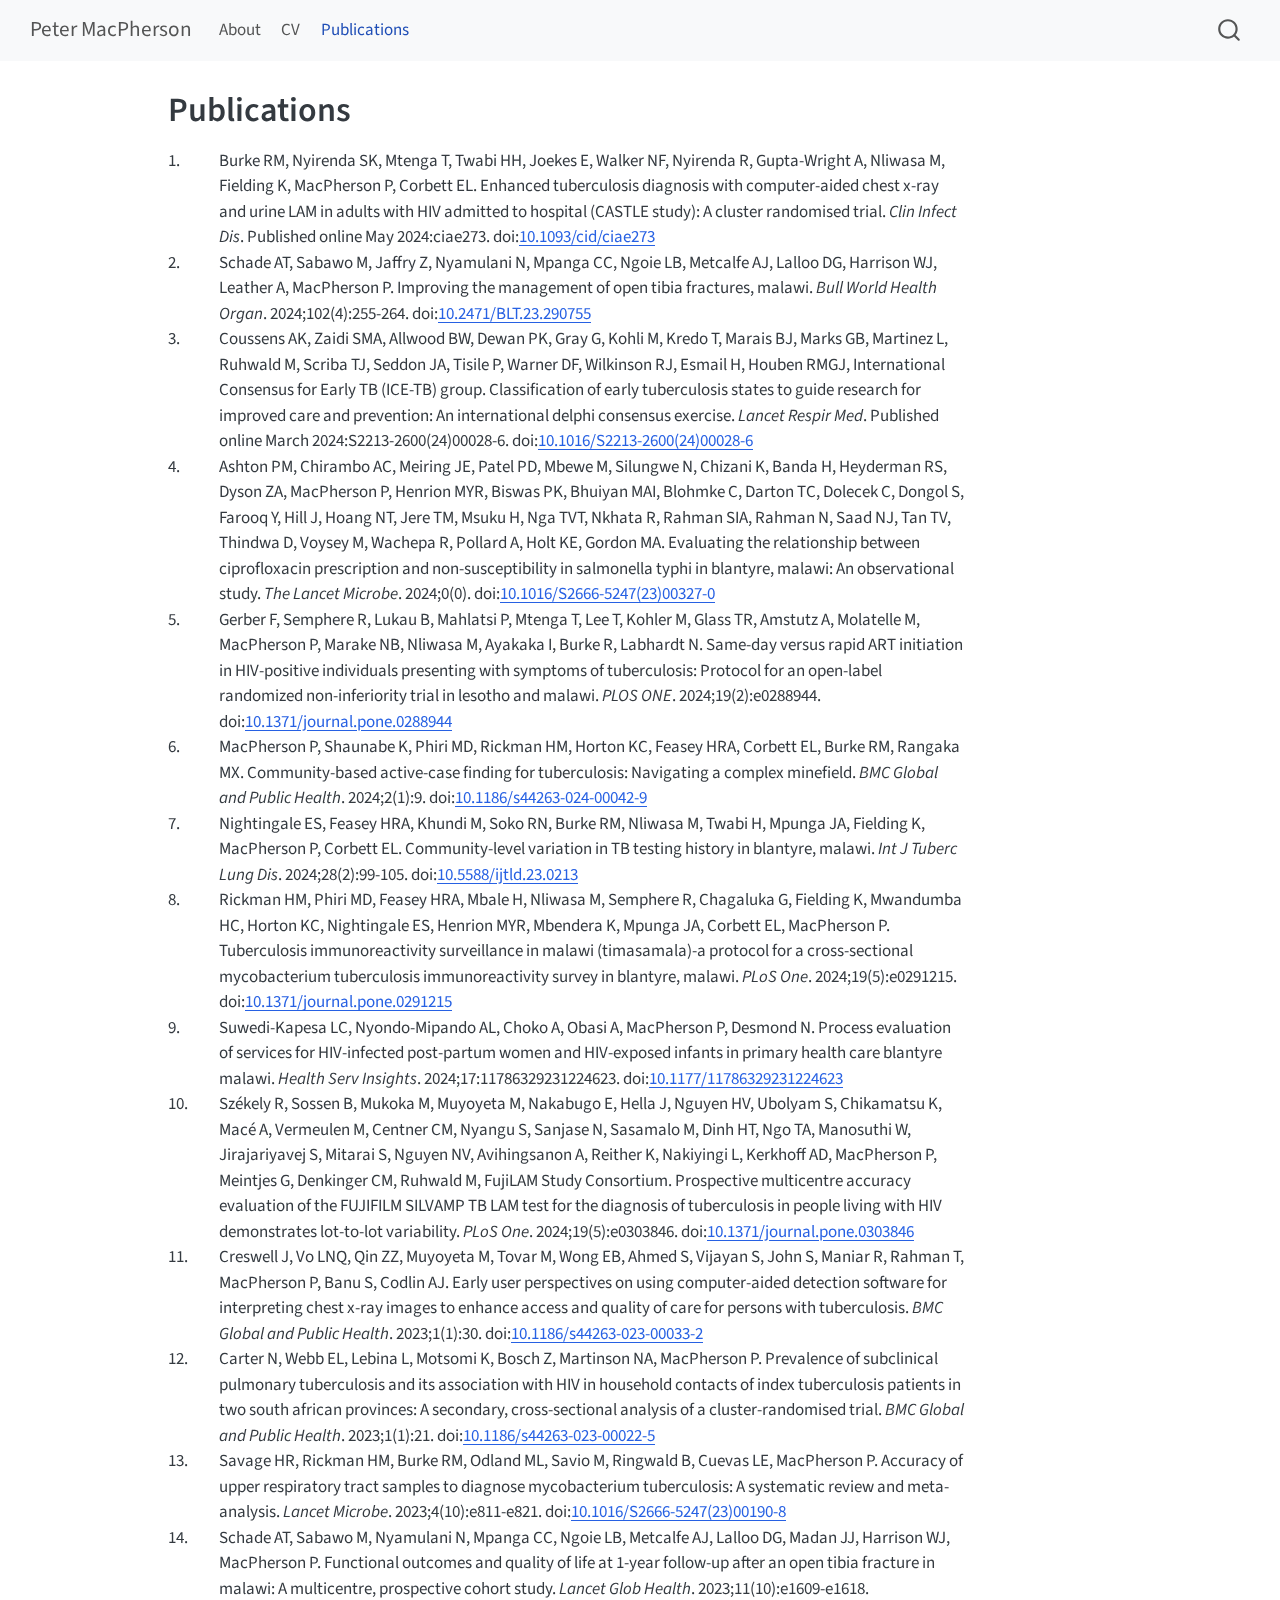
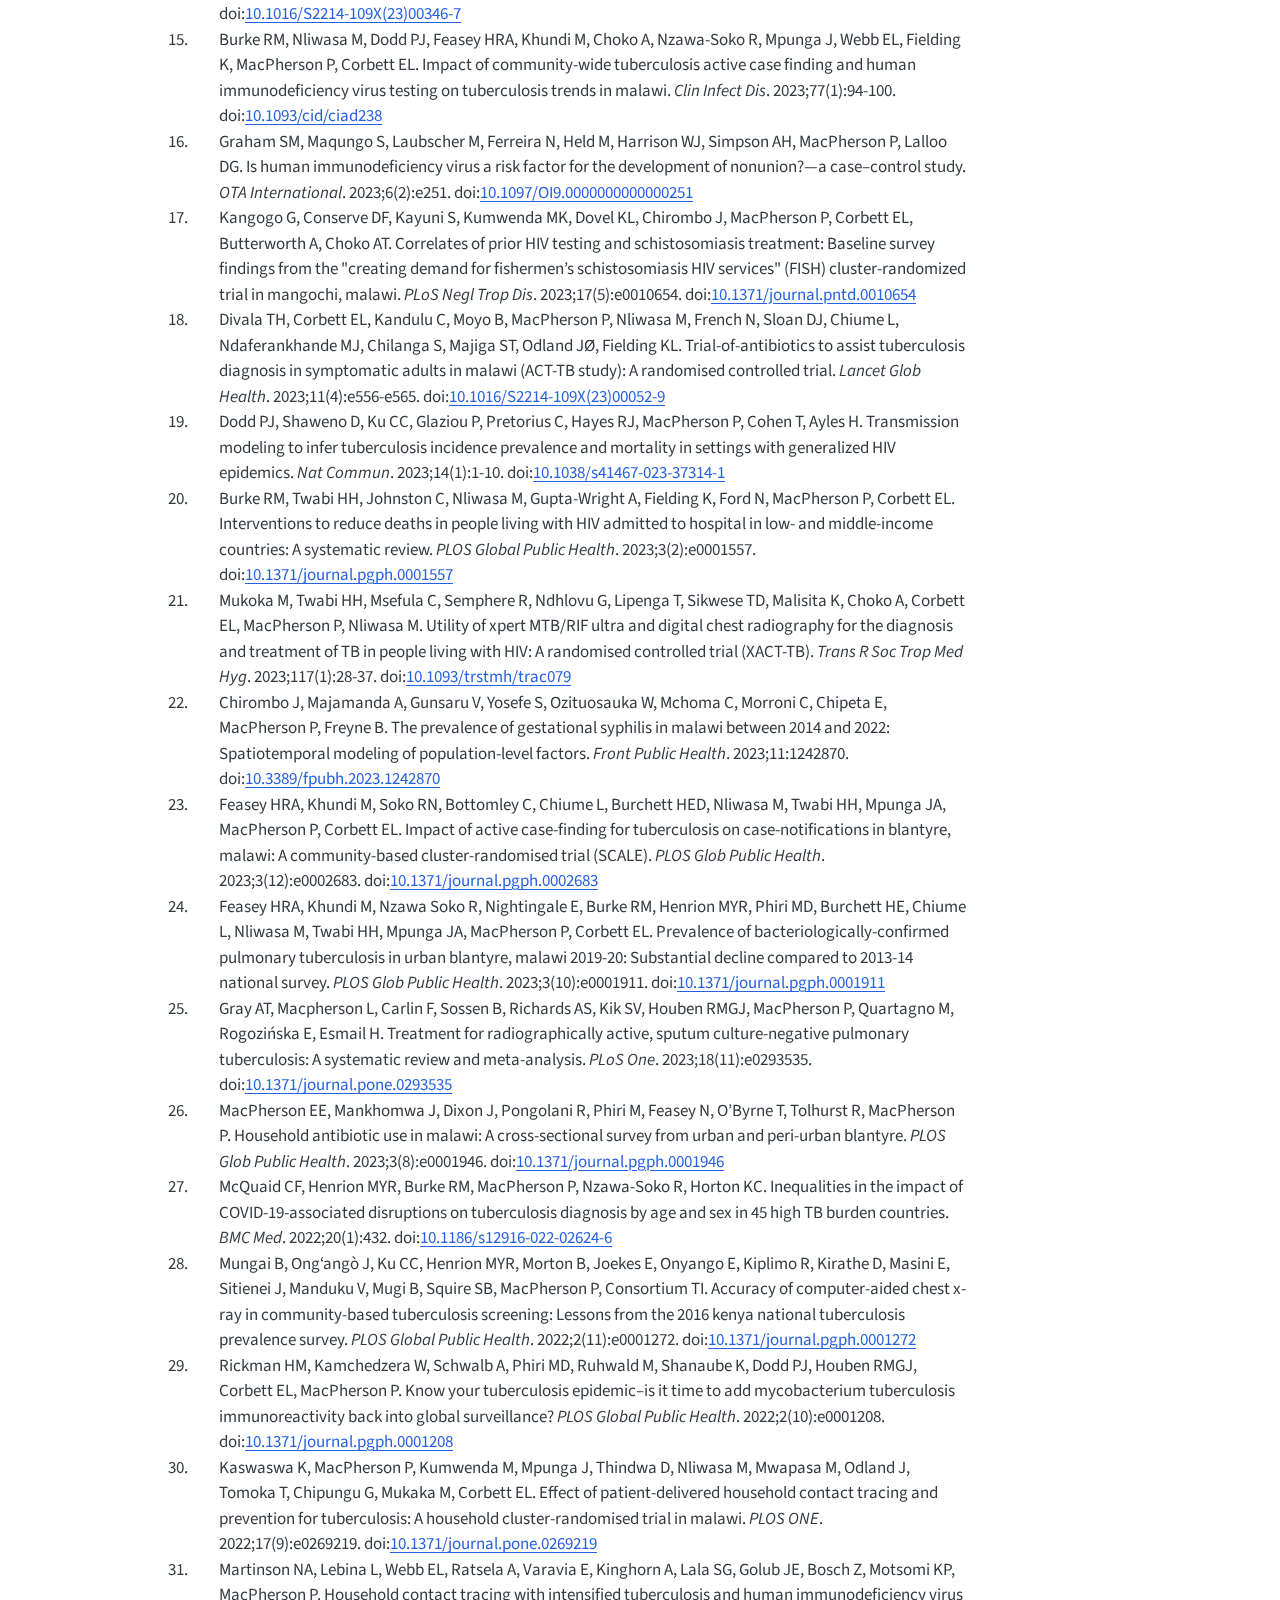
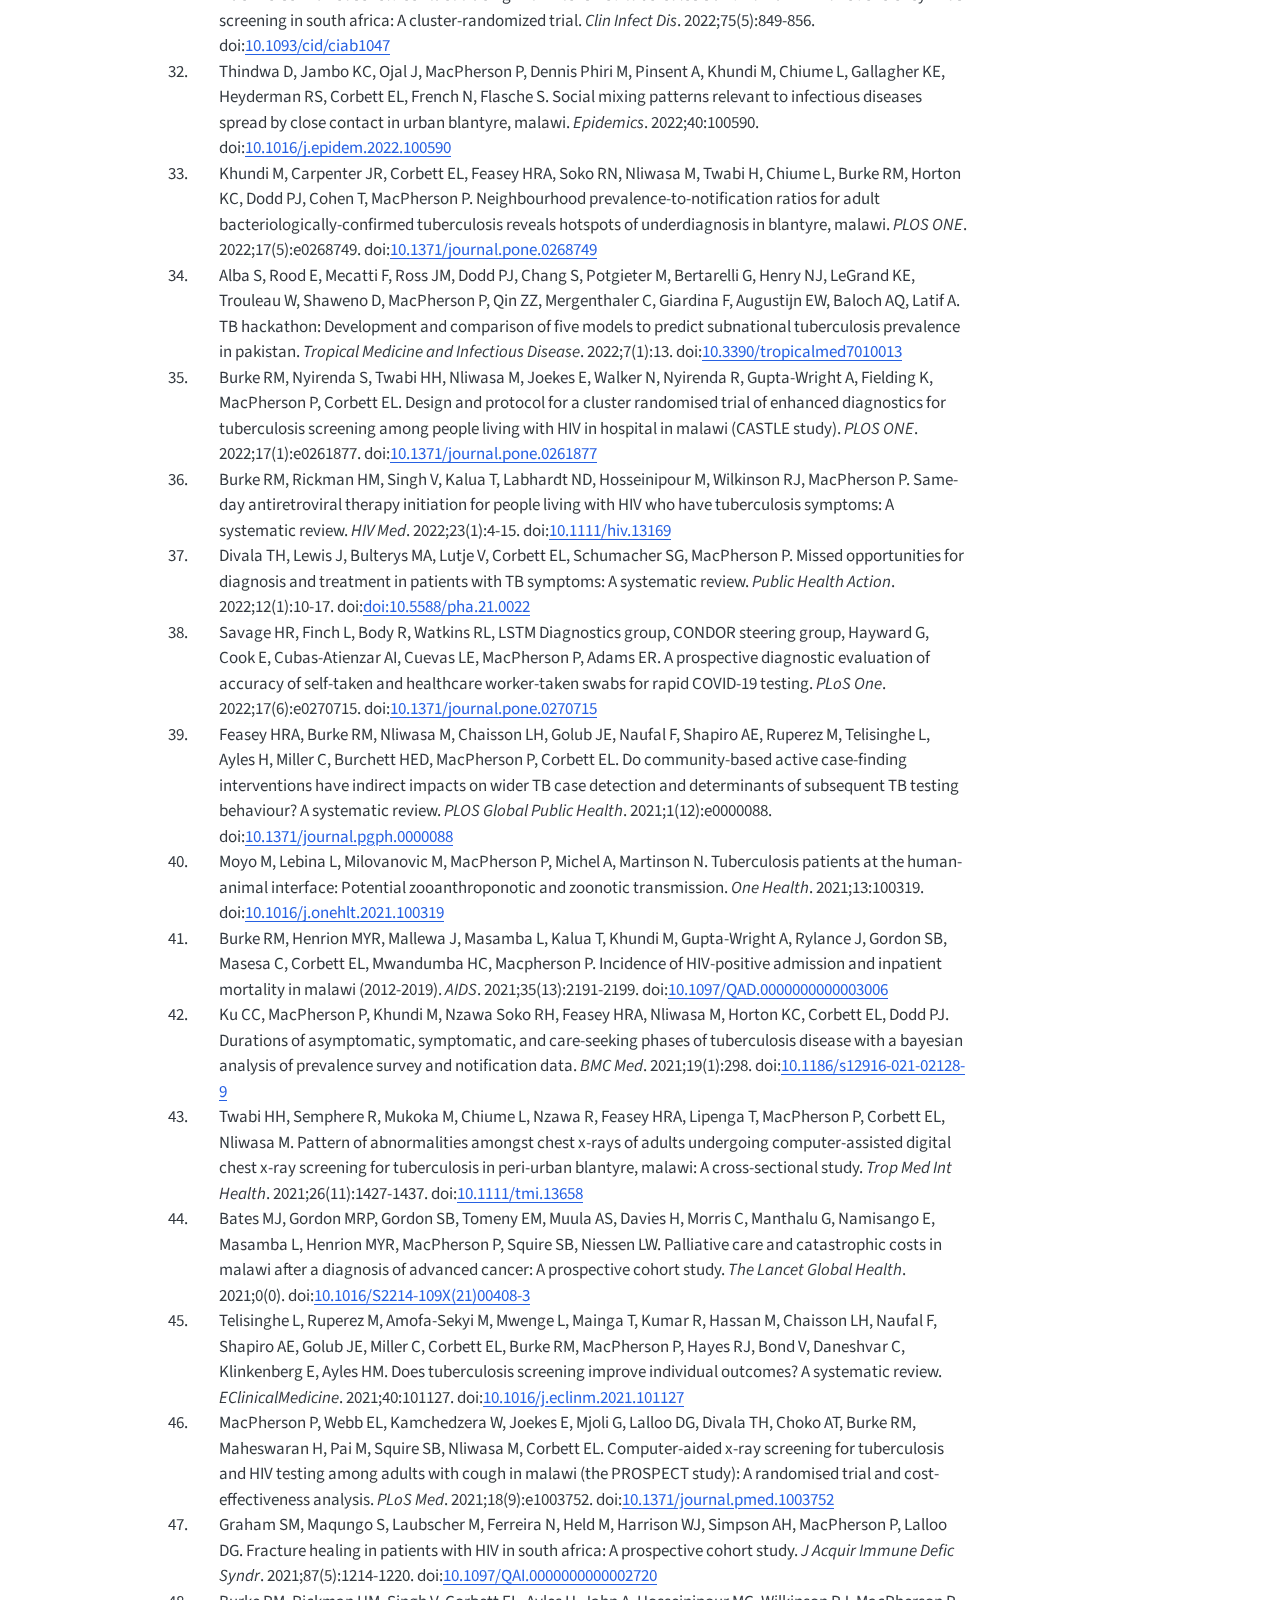
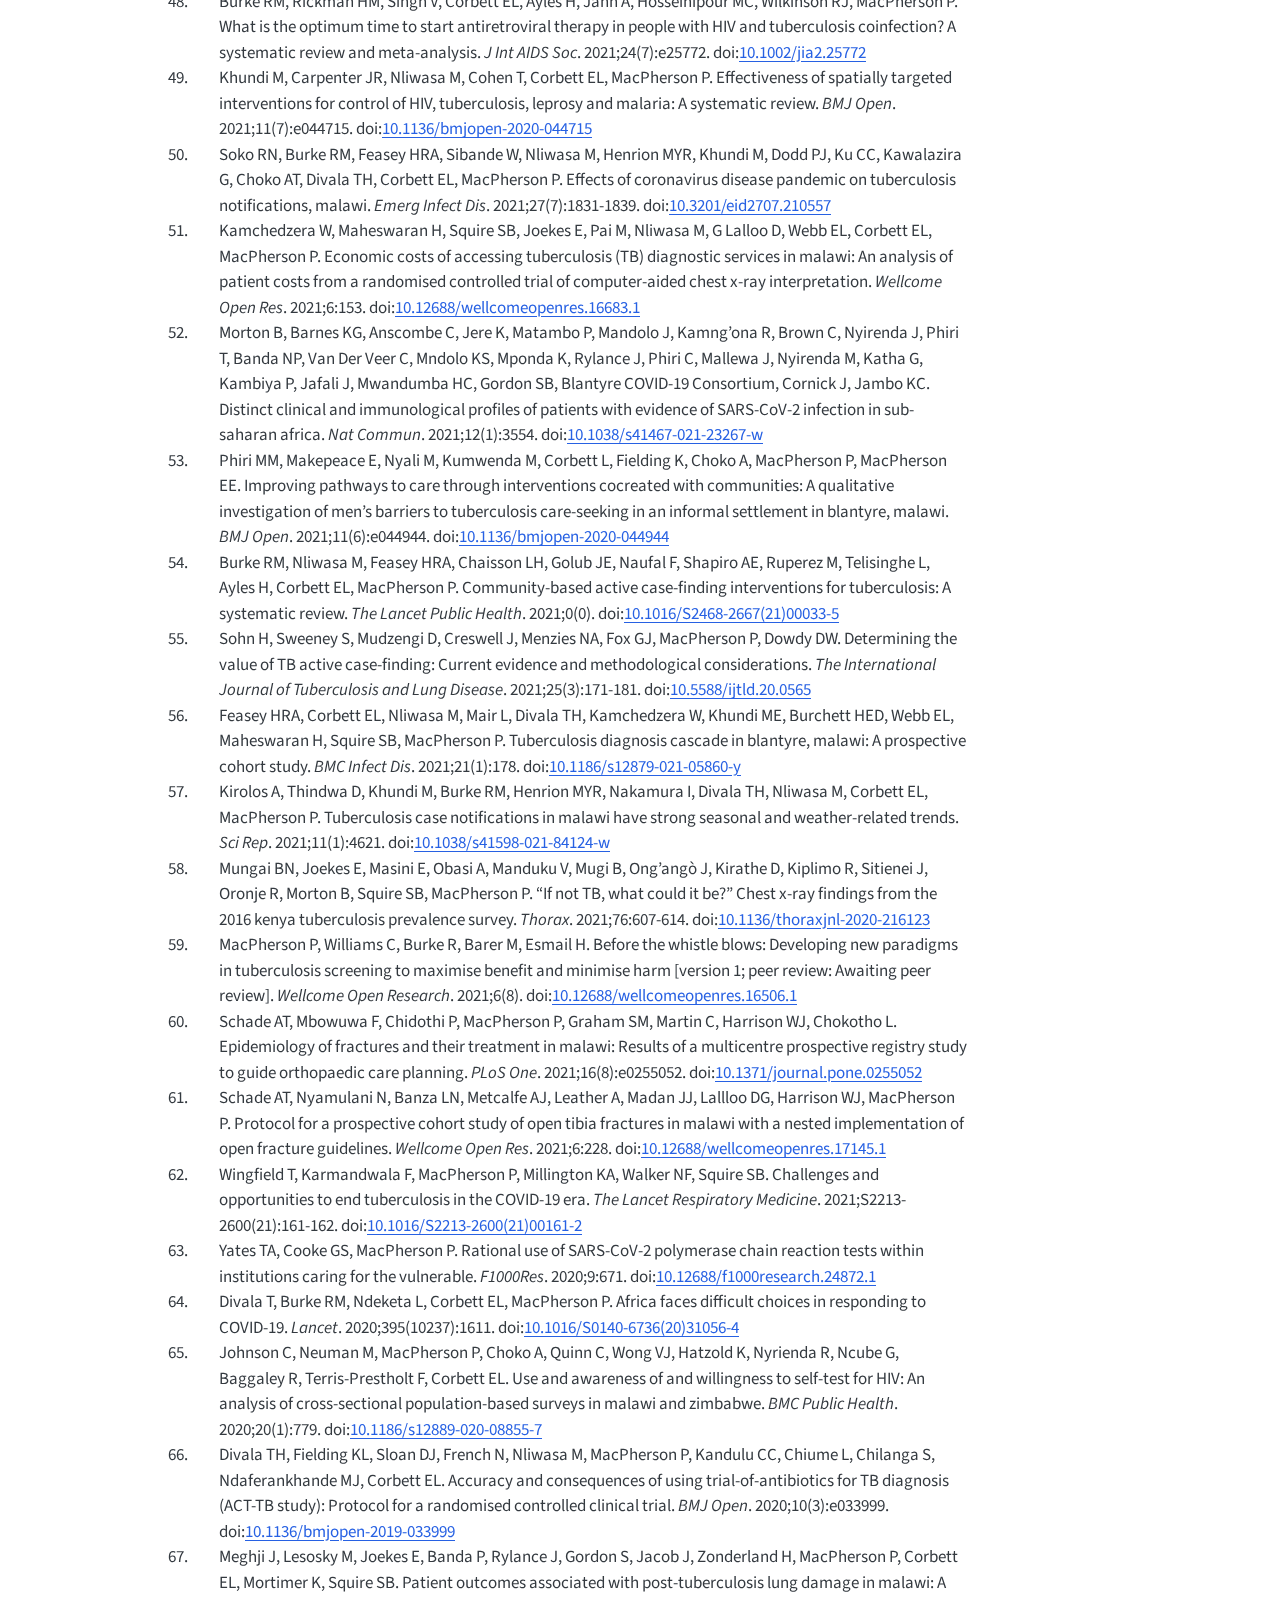
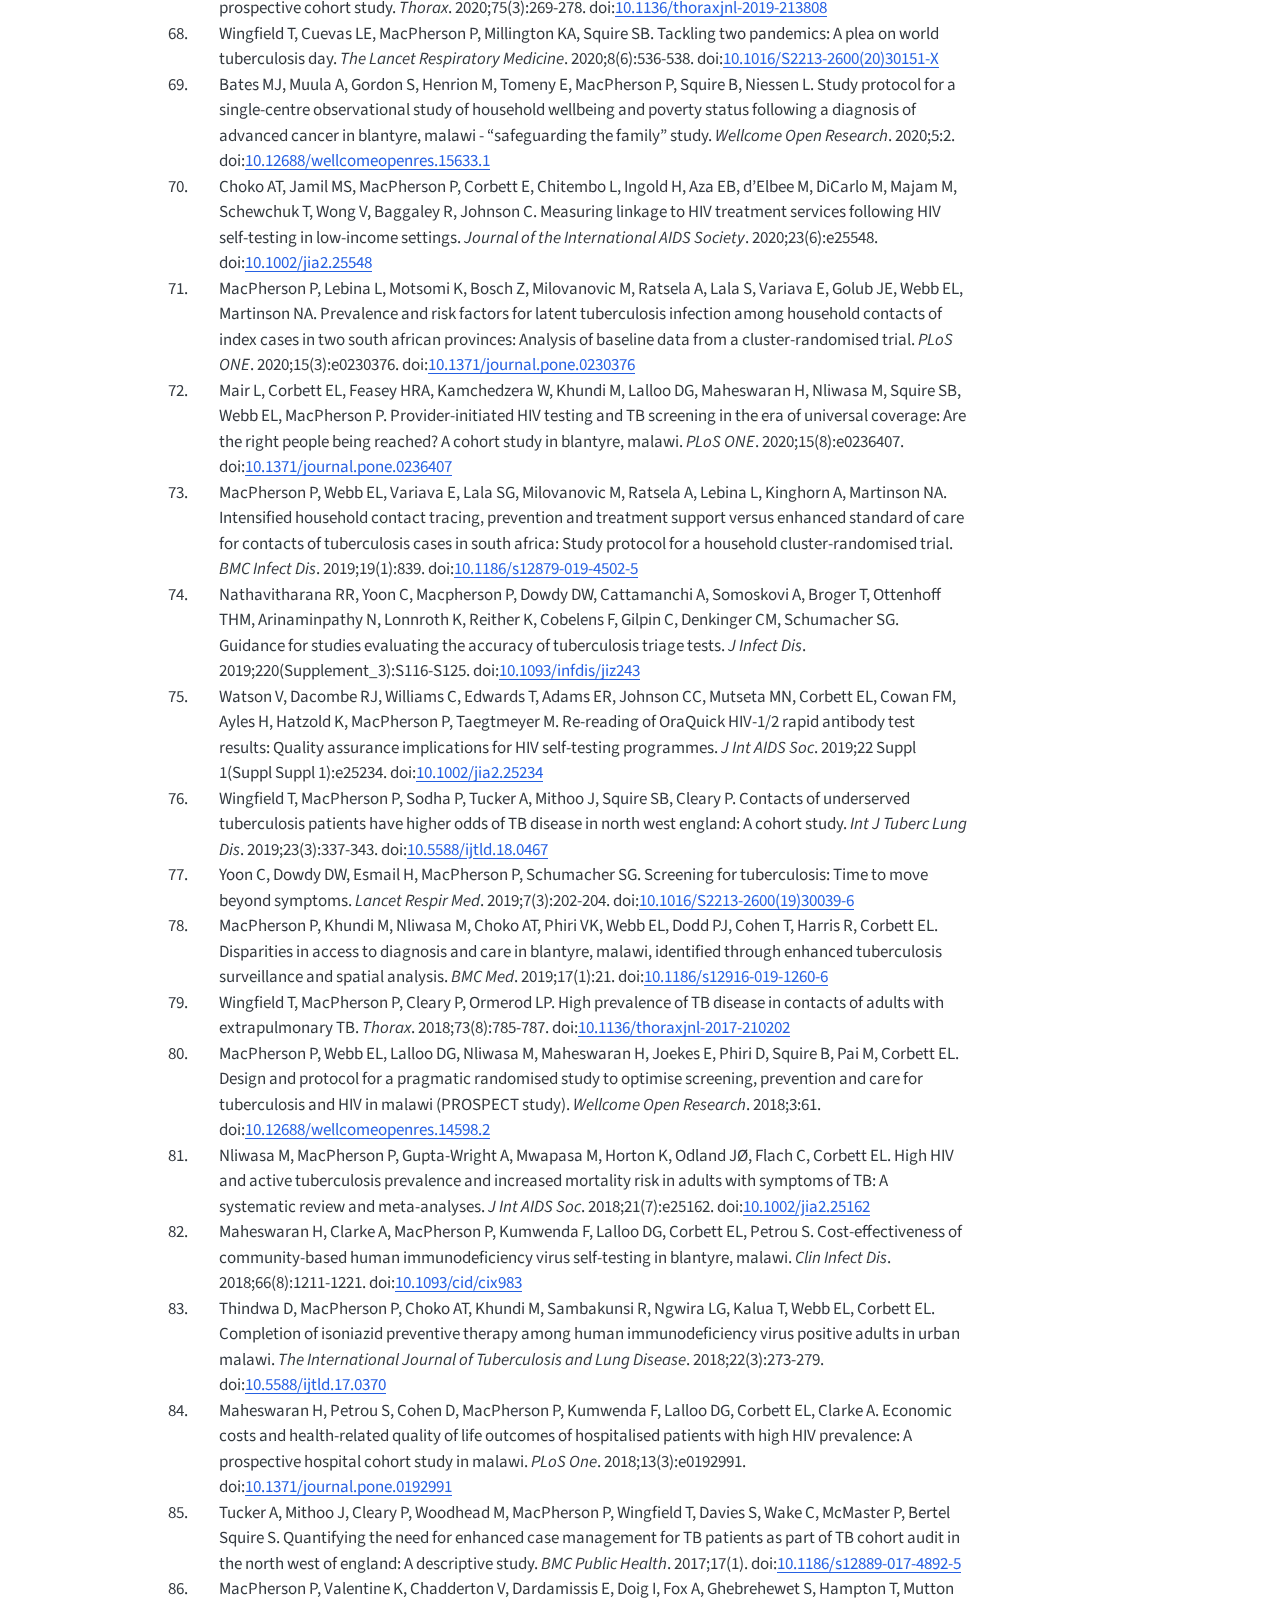
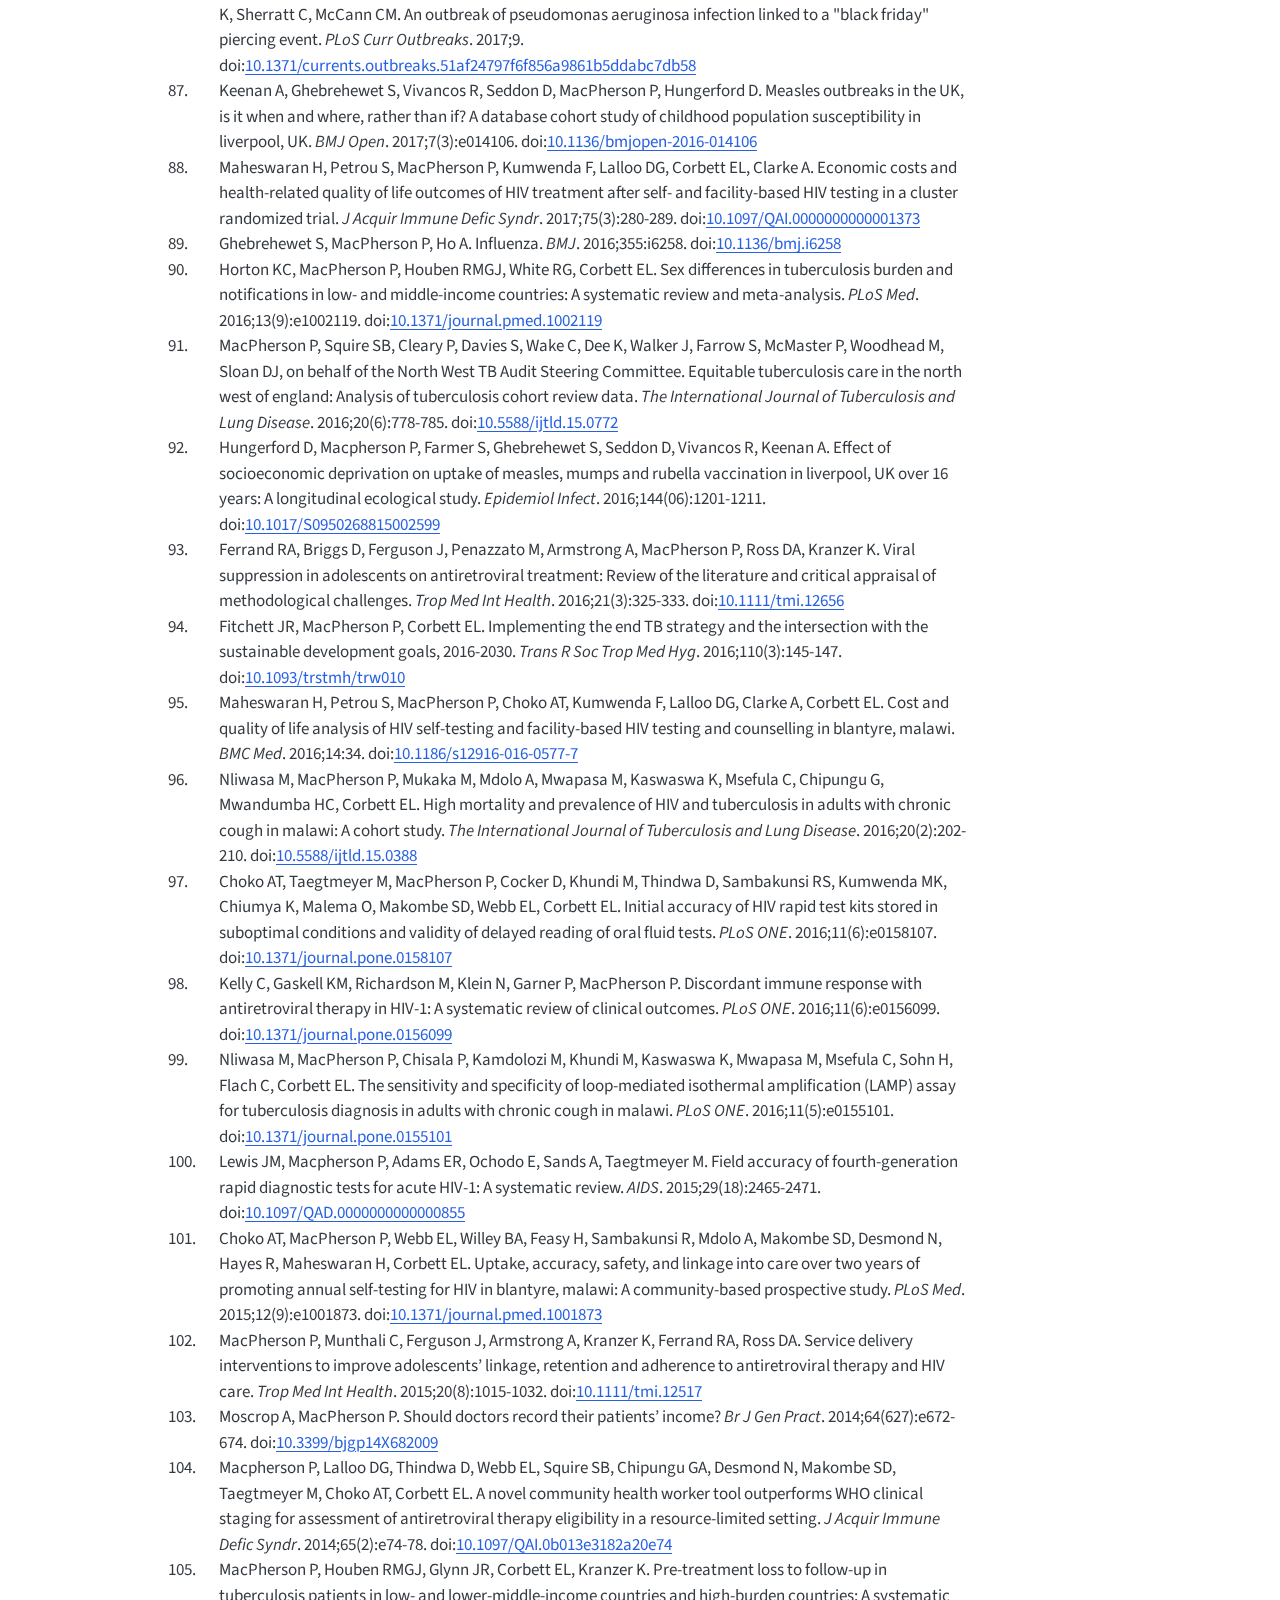
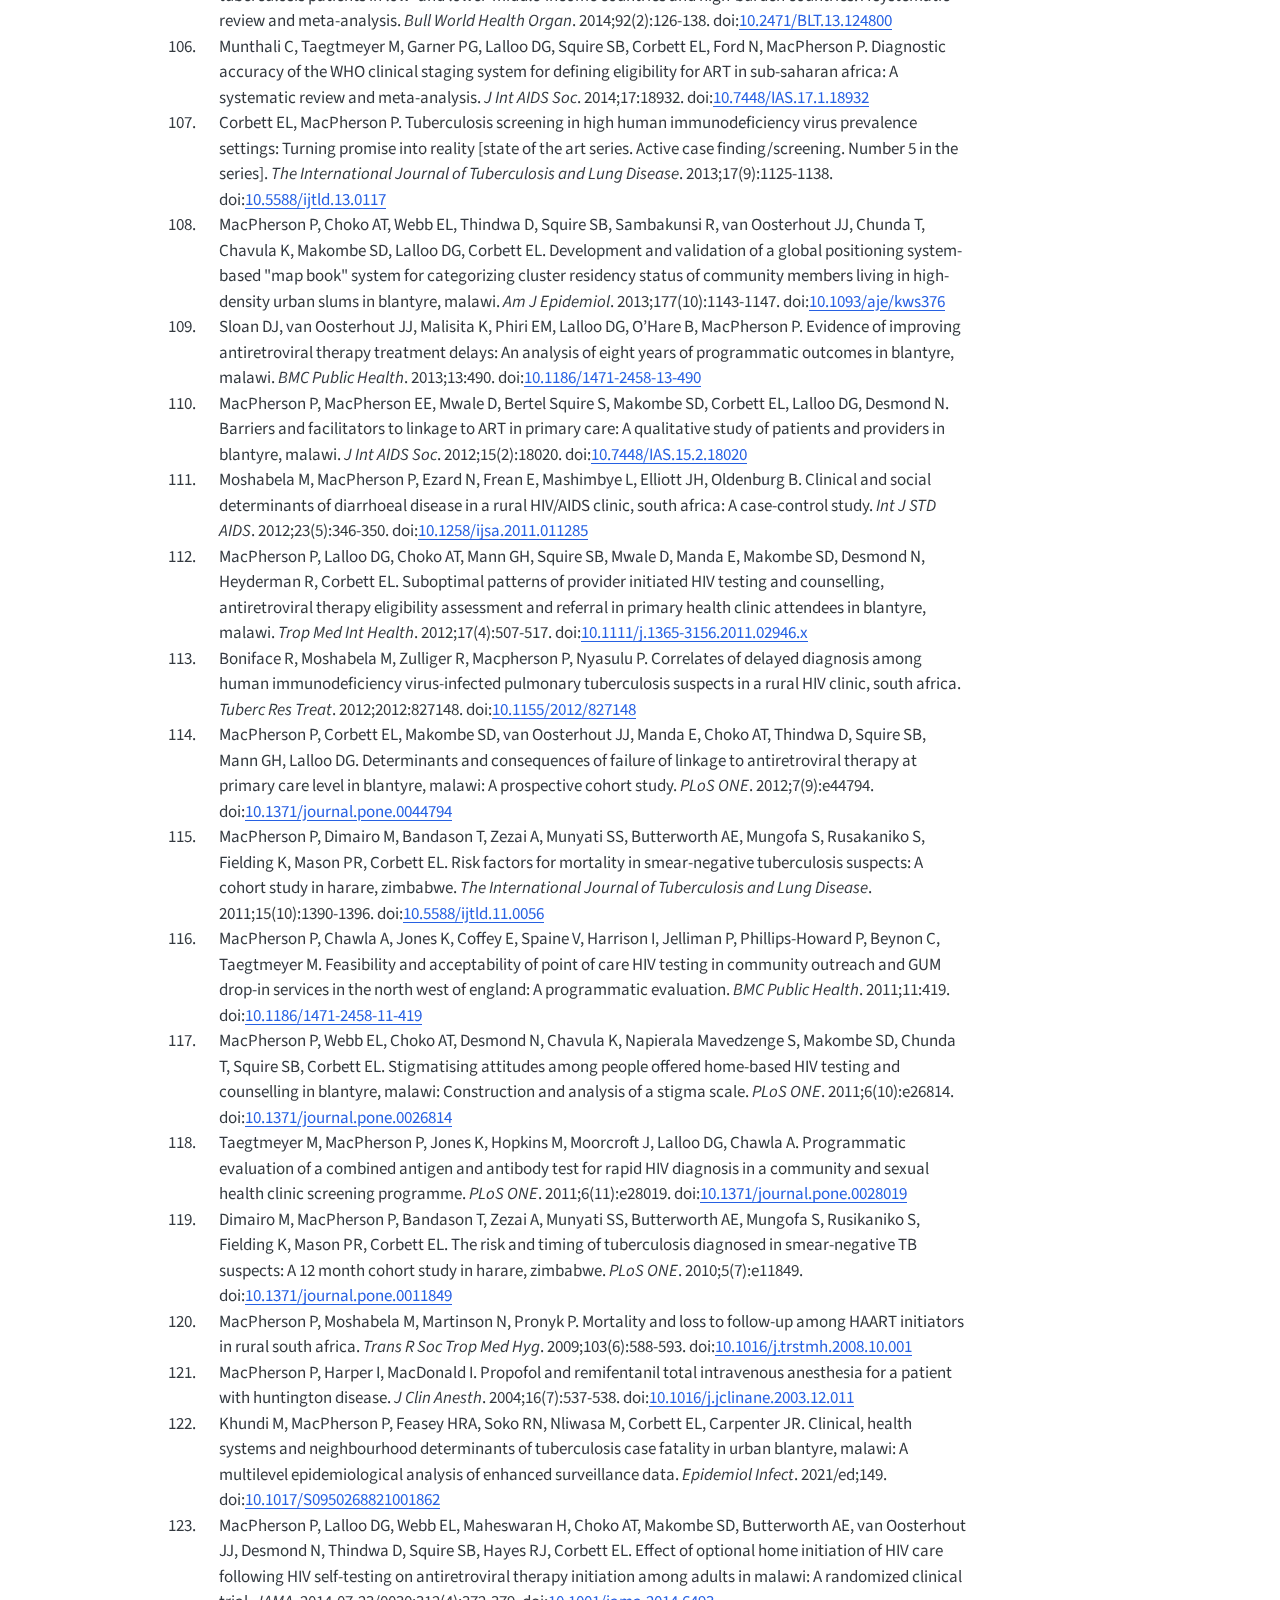
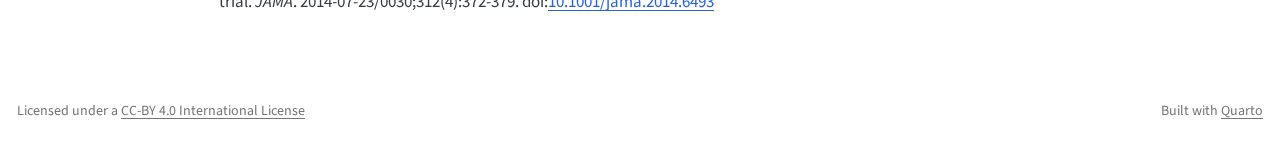
<file: docs/publications.html>
<!DOCTYPE html>
<html xmlns="http://www.w3.org/1999/xhtml" lang="en" xml:lang="en"><head>

<meta charset="utf-8">
<meta name="generator" content="quarto-1.5.57">

<meta name="viewport" content="width=device-width, initial-scale=1.0, user-scalable=yes">


<title>Publications – Peter MacPherson</title>
<style>
code{white-space: pre-wrap;}
span.smallcaps{font-variant: small-caps;}
div.columns{display: flex; gap: min(4vw, 1.5em);}
div.column{flex: auto; overflow-x: auto;}
div.hanging-indent{margin-left: 1.5em; text-indent: -1.5em;}
ul.task-list{list-style: none;}
ul.task-list li input[type="checkbox"] {
  width: 0.8em;
  margin: 0 0.8em 0.2em -1em; /* quarto-specific, see https://github.com/quarto-dev/quarto-cli/issues/4556 */ 
  vertical-align: middle;
}
/* CSS for citations */
div.csl-bib-body { }
div.csl-entry {
  clear: both;
}
.hanging-indent div.csl-entry {
  margin-left:2em;
  text-indent:-2em;
}
div.csl-left-margin {
  min-width:2em;
  float:left;
}
div.csl-right-inline {
  margin-left:2em;
  padding-left:1em;
}
div.csl-indent {
  margin-left: 2em;
}</style>


<script src="site_libs/quarto-nav/quarto-nav.js"></script>
<script src="site_libs/quarto-nav/headroom.min.js"></script>
<script src="site_libs/clipboard/clipboard.min.js"></script>
<script src="site_libs/quarto-search/autocomplete.umd.js"></script>
<script src="site_libs/quarto-search/fuse.min.js"></script>
<script src="site_libs/quarto-search/quarto-search.js"></script>
<meta name="quarto:offset" content="./">
<script src="site_libs/quarto-html/quarto.js"></script>
<script src="site_libs/quarto-html/popper.min.js"></script>
<script src="site_libs/quarto-html/tippy.umd.min.js"></script>
<script src="site_libs/quarto-html/anchor.min.js"></script>
<link href="site_libs/quarto-html/tippy.css" rel="stylesheet">
<link href="site_libs/quarto-html/quarto-syntax-highlighting.css" rel="stylesheet" id="quarto-text-highlighting-styles">
<script src="site_libs/bootstrap/bootstrap.min.js"></script>
<link href="site_libs/bootstrap/bootstrap-icons.css" rel="stylesheet">
<link href="site_libs/bootstrap/bootstrap.min.css" rel="stylesheet" id="quarto-bootstrap" data-mode="light">
<script id="quarto-search-options" type="application/json">{
  "location": "navbar",
  "copy-button": false,
  "collapse-after": 3,
  "panel-placement": "end",
  "type": "overlay",
  "limit": 50,
  "keyboard-shortcut": [
    "f",
    "/",
    "s"
  ],
  "show-item-context": false,
  "language": {
    "search-no-results-text": "No results",
    "search-matching-documents-text": "matching documents",
    "search-copy-link-title": "Copy link to search",
    "search-hide-matches-text": "Hide additional matches",
    "search-more-match-text": "more match in this document",
    "search-more-matches-text": "more matches in this document",
    "search-clear-button-title": "Clear",
    "search-text-placeholder": "",
    "search-detached-cancel-button-title": "Cancel",
    "search-submit-button-title": "Submit",
    "search-label": "Search"
  }
}</script>


<link rel="stylesheet" href="styles.scss">
</head>

<body class="nav-fixed">

<div id="quarto-search-results"></div>
  <header id="quarto-header" class="headroom fixed-top">
    <nav class="navbar navbar-expand-lg " data-bs-theme="dark">
      <div class="navbar-container container-fluid">
      <div class="navbar-brand-container mx-auto">
    <a class="navbar-brand" href="./index.html">
    <span class="navbar-title">Peter MacPherson</span>
    </a>
  </div>
            <div id="quarto-search" class="" title="Search"></div>
          <button class="navbar-toggler" type="button" data-bs-toggle="collapse" data-bs-target="#navbarCollapse" aria-controls="navbarCollapse" role="menu" aria-expanded="false" aria-label="Toggle navigation" onclick="if (window.quartoToggleHeadroom) { window.quartoToggleHeadroom(); }">
  <span class="navbar-toggler-icon"></span>
</button>
          <div class="collapse navbar-collapse" id="navbarCollapse">
            <ul class="navbar-nav navbar-nav-scroll me-auto">
  <li class="nav-item">
    <a class="nav-link" href="./about.html"> 
<span class="menu-text">About</span></a>
  </li>  
  <li class="nav-item">
    <a class="nav-link" href="./cv.html"> 
<span class="menu-text">CV</span></a>
  </li>  
  <li class="nav-item">
    <a class="nav-link active" href="./publications.html" aria-current="page"> 
<span class="menu-text">Publications</span></a>
  </li>  
</ul>
          </div> <!-- /navcollapse -->
            <div class="quarto-navbar-tools">
</div>
      </div> <!-- /container-fluid -->
    </nav>
</header>
<!-- content -->
<div id="quarto-content" class="quarto-container page-columns page-rows-contents page-layout-article page-navbar">
<!-- sidebar -->
<!-- margin-sidebar -->
    <div id="quarto-margin-sidebar" class="sidebar margin-sidebar zindex-bottom">
        
    </div>
<!-- main -->
<main class="content" id="quarto-document-content">

<header id="title-block-header" class="quarto-title-block default">
<div class="quarto-title">
<h1 class="title">Publications</h1>
</div>



<div class="quarto-title-meta">

    
  
    
  </div>
  


</header>


<div id="refs" class="references csl-bib-body" role="list">
<div id="ref-burkeEnhancedTuberculosisDiagnosis2024" class="csl-entry" role="listitem">
<div class="csl-left-margin">1. </div><div class="csl-right-inline">Burke RM, Nyirenda SK, Mtenga T, Twabi HH, Joekes E, Walker NF, Nyirenda R, Gupta-Wright A, Nliwasa M, Fielding K, MacPherson P, Corbett EL. Enhanced tuberculosis diagnosis with computer-aided chest x-ray and urine LAM in adults with HIV admitted to hospital (CASTLE study): A cluster randomised trial. <em>Clin Infect Dis</em>. Published online May 2024:ciae273. doi:<a href="https://doi.org/10.1093/cid/ciae273">10.1093/cid/ciae273</a></div>
</div>
<div id="ref-schadeImprovingManagementOpen2024" class="csl-entry" role="listitem">
<div class="csl-left-margin">2. </div><div class="csl-right-inline">Schade AT, Sabawo M, Jaffry Z, Nyamulani N, Mpanga CC, Ngoie LB, Metcalfe AJ, Lalloo DG, Harrison WJ, Leather A, MacPherson P. Improving the management of open tibia fractures, malawi. <em>Bull World Health Organ</em>. 2024;102(4):255-264. doi:<a href="https://doi.org/10.2471/BLT.23.290755">10.2471/BLT.23.290755</a></div>
</div>
<div id="ref-coussensClassificationEarlyTuberculosis2024" class="csl-entry" role="listitem">
<div class="csl-left-margin">3. </div><div class="csl-right-inline">Coussens AK, Zaidi SMA, Allwood BW, Dewan PK, Gray G, Kohli M, Kredo T, Marais BJ, Marks GB, Martinez L, Ruhwald M, Scriba TJ, Seddon JA, Tisile P, Warner DF, Wilkinson RJ, Esmail H, Houben RMGJ, International Consensus for Early TB (ICE-TB) group. Classification of early tuberculosis states to guide research for improved care and prevention: An international delphi consensus exercise. <em>Lancet Respir Med</em>. Published online March 2024:S2213-2600(24)00028-6. doi:<a href="https://doi.org/10.1016/S2213-2600(24)00028-6">10.1016/S2213-2600(24)00028-6</a></div>
</div>
<div id="ref-ashtonEvaluatingRelationshipCiprofloxacin2024" class="csl-entry" role="listitem">
<div class="csl-left-margin">4. </div><div class="csl-right-inline">Ashton PM, Chirambo AC, Meiring JE, Patel PD, Mbewe M, Silungwe N, Chizani K, Banda H, Heyderman RS, Dyson ZA, MacPherson P, Henrion MYR, Biswas PK, Bhuiyan MAI, Blohmke C, Darton TC, Dolecek C, Dongol S, Farooq Y, Hill J, Hoang NT, Jere TM, Msuku H, Nga TVT, Nkhata R, Rahman SIA, Rahman N, Saad NJ, Tan TV, Thindwa D, Voysey M, Wachepa R, Pollard A, Holt KE, Gordon MA. Evaluating the relationship between ciprofloxacin prescription and non-susceptibility in salmonella typhi in blantyre, malawi: An observational study. <em>The Lancet Microbe</em>. 2024;0(0). doi:<a href="https://doi.org/10.1016/S2666-5247(23)00327-0">10.1016/S2666-5247(23)00327-0</a></div>
</div>
<div id="ref-gerberSamedayRapidART2024" class="csl-entry" role="listitem">
<div class="csl-left-margin">5. </div><div class="csl-right-inline">Gerber F, Semphere R, Lukau B, Mahlatsi P, Mtenga T, Lee T, Kohler M, Glass TR, Amstutz A, Molatelle M, MacPherson P, Marake NB, Nliwasa M, Ayakaka I, Burke R, Labhardt N. Same-day versus rapid ART initiation in HIV-positive individuals presenting with symptoms of tuberculosis: Protocol for an open-label randomized non-inferiority trial in lesotho and malawi. <em>PLOS ONE</em>. 2024;19(2):e0288944. doi:<a href="https://doi.org/10.1371/journal.pone.0288944">10.1371/journal.pone.0288944</a></div>
</div>
<div id="ref-macphersonCommunitybasedActivecaseFinding2024" class="csl-entry" role="listitem">
<div class="csl-left-margin">6. </div><div class="csl-right-inline">MacPherson P, Shaunabe K, Phiri MD, Rickman HM, Horton KC, Feasey HRA, Corbett EL, Burke RM, Rangaka MX. Community-based active-case finding for tuberculosis: Navigating a complex minefield. <em>BMC Global and Public Health</em>. 2024;2(1):9. doi:<a href="https://doi.org/10.1186/s44263-024-00042-9">10.1186/s44263-024-00042-9</a></div>
</div>
<div id="ref-nightingaleCommunitylevelVariationTB2024" class="csl-entry" role="listitem">
<div class="csl-left-margin">7. </div><div class="csl-right-inline">Nightingale ES, Feasey HRA, Khundi M, Soko RN, Burke RM, Nliwasa M, Twabi H, Mpunga JA, Fielding K, MacPherson P, Corbett EL. Community-level variation in TB testing history in blantyre, malawi. <em>Int J Tuberc Lung Dis</em>. 2024;28(2):99-105. doi:<a href="https://doi.org/10.5588/ijtld.23.0213">10.5588/ijtld.23.0213</a></div>
</div>
<div id="ref-rickmanTuberculosisImmunoreactivitySurveillance2024" class="csl-entry" role="listitem">
<div class="csl-left-margin">8. </div><div class="csl-right-inline">Rickman HM, Phiri MD, Feasey HRA, Mbale H, Nliwasa M, Semphere R, Chagaluka G, Fielding K, Mwandumba HC, Horton KC, Nightingale ES, Henrion MYR, Mbendera K, Mpunga JA, Corbett EL, MacPherson P. Tuberculosis immunoreactivity surveillance in malawi (timasamala)-a protocol for a cross-sectional mycobacterium tuberculosis immunoreactivity survey in blantyre, malawi. <em>PLoS One</em>. 2024;19(5):e0291215. doi:<a href="https://doi.org/10.1371/journal.pone.0291215">10.1371/journal.pone.0291215</a></div>
</div>
<div id="ref-suwedi-kapesaProcessEvaluationServices2024" class="csl-entry" role="listitem">
<div class="csl-left-margin">9. </div><div class="csl-right-inline">Suwedi-Kapesa LC, Nyondo-Mipando AL, Choko A, Obasi A, MacPherson P, Desmond N. Process evaluation of services for HIV-infected post-partum women and HIV-exposed infants in primary health care blantyre malawi. <em>Health Serv Insights</em>. 2024;17:11786329231224623. doi:<a href="https://doi.org/10.1177/11786329231224623">10.1177/11786329231224623</a></div>
</div>
<div id="ref-szekelyProspectiveMulticentreAccuracy2024" class="csl-entry" role="listitem">
<div class="csl-left-margin">10. </div><div class="csl-right-inline">Székely R, Sossen B, Mukoka M, Muyoyeta M, Nakabugo E, Hella J, Nguyen HV, Ubolyam S, Chikamatsu K, Macé A, Vermeulen M, Centner CM, Nyangu S, Sanjase N, Sasamalo M, Dinh HT, Ngo TA, Manosuthi W, Jirajariyavej S, Mitarai S, Nguyen NV, Avihingsanon A, Reither K, Nakiyingi L, Kerkhoff AD, MacPherson P, Meintjes G, Denkinger CM, Ruhwald M, FujiLAM Study Consortium. Prospective multicentre accuracy evaluation of the FUJIFILM SILVAMP TB LAM test for the diagnosis of tuberculosis in people living with HIV demonstrates lot-to-lot variability. <em>PLoS One</em>. 2024;19(5):e0303846. doi:<a href="https://doi.org/10.1371/journal.pone.0303846">10.1371/journal.pone.0303846</a></div>
</div>
<div id="ref-creswellEarlyUserPerspectives2023" class="csl-entry" role="listitem">
<div class="csl-left-margin">11. </div><div class="csl-right-inline">Creswell J, Vo LNQ, Qin ZZ, Muyoyeta M, Tovar M, Wong EB, Ahmed S, Vijayan S, John S, Maniar R, Rahman T, MacPherson P, Banu S, Codlin AJ. Early user perspectives on using computer-aided detection software for interpreting chest x-ray images to enhance access and quality of care for persons with tuberculosis. <em>BMC Global and Public Health</em>. 2023;1(1):30. doi:<a href="https://doi.org/10.1186/s44263-023-00033-2">10.1186/s44263-023-00033-2</a></div>
</div>
<div id="ref-carterPrevalenceSubclinicalPulmonary2023" class="csl-entry" role="listitem">
<div class="csl-left-margin">12. </div><div class="csl-right-inline">Carter N, Webb EL, Lebina L, Motsomi K, Bosch Z, Martinson NA, MacPherson P. Prevalence of subclinical pulmonary tuberculosis and its association with HIV in household contacts of index tuberculosis patients in two south african provinces: A secondary, cross-sectional analysis of a cluster-randomised trial. <em>BMC Global and Public Health</em>. 2023;1(1):21. doi:<a href="https://doi.org/10.1186/s44263-023-00022-5">10.1186/s44263-023-00022-5</a></div>
</div>
<div id="ref-savageAccuracyUpperRespiratory2023a" class="csl-entry" role="listitem">
<div class="csl-left-margin">13. </div><div class="csl-right-inline">Savage HR, Rickman HM, Burke RM, Odland ML, Savio M, Ringwald B, Cuevas LE, MacPherson P. Accuracy of upper respiratory tract samples to diagnose mycobacterium tuberculosis: A systematic review and meta-analysis. <em>Lancet Microbe</em>. 2023;4(10):e811-e821. doi:<a href="https://doi.org/10.1016/S2666-5247(23)00190-8">10.1016/S2666-5247(23)00190-8</a></div>
</div>
<div id="ref-schadeFunctionalOutcomesQuality2023a" class="csl-entry" role="listitem">
<div class="csl-left-margin">14. </div><div class="csl-right-inline">Schade AT, Sabawo M, Nyamulani N, Mpanga CC, Ngoie LB, Metcalfe AJ, Lalloo DG, Madan JJ, Harrison WJ, MacPherson P. Functional outcomes and quality of life at 1-year follow-up after an open tibia fracture in malawi: A multicentre, prospective cohort study. <em>Lancet Glob Health</em>. 2023;11(10):e1609-e1618. doi:<a href="https://doi.org/10.1016/S2214-109X(23)00346-7">10.1016/S2214-109X(23)00346-7</a></div>
</div>
<div id="ref-burkeImpactCommunityWideTuberculosis2023" class="csl-entry" role="listitem">
<div class="csl-left-margin">15. </div><div class="csl-right-inline">Burke RM, Nliwasa M, Dodd PJ, Feasey HRA, Khundi M, Choko A, Nzawa-Soko R, Mpunga J, Webb EL, Fielding K, MacPherson P, Corbett EL. Impact of community-wide tuberculosis active case finding and human immunodeficiency virus testing on tuberculosis trends in malawi. <em>Clin Infect Dis</em>. 2023;77(1):94-100. doi:<a href="https://doi.org/10.1093/cid/ciad238">10.1093/cid/ciad238</a></div>
</div>
<div id="ref-grahamHumanImmunodeficiencyVirus2023" class="csl-entry" role="listitem">
<div class="csl-left-margin">16. </div><div class="csl-right-inline">Graham SM, Maqungo S, Laubscher M, Ferreira N, Held M, Harrison WJ, Simpson AH, MacPherson P, Lalloo DG. Is human immunodeficiency virus a risk factor for the development of nonunion?—a case–control study. <em>OTA International</em>. 2023;6(2):e251. doi:<a href="https://doi.org/10.1097/OI9.0000000000000251">10.1097/OI9.0000000000000251</a></div>
</div>
<div id="ref-kangogoCorrelatesPriorHIV2023" class="csl-entry" role="listitem">
<div class="csl-left-margin">17. </div><div class="csl-right-inline">Kangogo G, Conserve DF, Kayuni S, Kumwenda MK, Dovel KL, Chirombo J, MacPherson P, Corbett EL, Butterworth A, Choko AT. Correlates of prior HIV testing and schistosomiasis treatment: Baseline survey findings from the "creating demand for fishermen’s schistosomiasis HIV services" (FISH) cluster-randomized trial in mangochi, malawi. <em>PLoS Negl Trop Dis</em>. 2023;17(5):e0010654. doi:<a href="https://doi.org/10.1371/journal.pntd.0010654">10.1371/journal.pntd.0010654</a></div>
</div>
<div id="ref-divalaTrialofantibioticsAssistTuberculosis2023" class="csl-entry" role="listitem">
<div class="csl-left-margin">18. </div><div class="csl-right-inline">Divala TH, Corbett EL, Kandulu C, Moyo B, MacPherson P, Nliwasa M, French N, Sloan DJ, Chiume L, Ndaferankhande MJ, Chilanga S, Majiga ST, Odland JØ, Fielding KL. Trial-of-antibiotics to assist tuberculosis diagnosis in symptomatic adults in malawi (ACT-TB study): A randomised controlled trial. <em>Lancet Glob Health</em>. 2023;11(4):e556-e565. doi:<a href="https://doi.org/10.1016/S2214-109X(23)00052-9">10.1016/S2214-109X(23)00052-9</a></div>
</div>
<div id="ref-doddTransmissionModelingInfer2023" class="csl-entry" role="listitem">
<div class="csl-left-margin">19. </div><div class="csl-right-inline">Dodd PJ, Shaweno D, Ku CC, Glaziou P, Pretorius C, Hayes RJ, MacPherson P, Cohen T, Ayles H. Transmission modeling to infer tuberculosis incidence prevalence and mortality in settings with generalized HIV epidemics. <em>Nat Commun</em>. 2023;14(1):1-10. doi:<a href="https://doi.org/10.1038/s41467-023-37314-1">10.1038/s41467-023-37314-1</a></div>
</div>
<div id="ref-burkeInterventionsReduceDeaths2023" class="csl-entry" role="listitem">
<div class="csl-left-margin">20. </div><div class="csl-right-inline">Burke RM, Twabi HH, Johnston C, Nliwasa M, Gupta-Wright A, Fielding K, Ford N, MacPherson P, Corbett EL. Interventions to reduce deaths in people living with HIV admitted to hospital in low- and middle-income countries: A systematic review. <em>PLOS Global Public Health</em>. 2023;3(2):e0001557. doi:<a href="https://doi.org/10.1371/journal.pgph.0001557">10.1371/journal.pgph.0001557</a></div>
</div>
<div id="ref-mukokaUtilityXpertMTB2023" class="csl-entry" role="listitem">
<div class="csl-left-margin">21. </div><div class="csl-right-inline">Mukoka M, Twabi HH, Msefula C, Semphere R, Ndhlovu G, Lipenga T, Sikwese TD, Malisita K, Choko A, Corbett EL, MacPherson P, Nliwasa M. Utility of xpert MTB/RIF ultra and digital chest radiography for the diagnosis and treatment of TB in people living with HIV: A randomised controlled trial (XACT-TB). <em>Trans R Soc Trop Med Hyg</em>. 2023;117(1):28-37. doi:<a href="https://doi.org/10.1093/trstmh/trac079">10.1093/trstmh/trac079</a></div>
</div>
<div id="ref-chiromboPrevalenceGestationalSyphilis2023" class="csl-entry" role="listitem">
<div class="csl-left-margin">22. </div><div class="csl-right-inline">Chirombo J, Majamanda A, Gunsaru V, Yosefe S, Ozituosauka W, Mchoma C, Morroni C, Chipeta E, MacPherson P, Freyne B. The prevalence of gestational syphilis in malawi between 2014 and 2022: Spatiotemporal modeling of population-level factors. <em>Front Public Health</em>. 2023;11:1242870. doi:<a href="https://doi.org/10.3389/fpubh.2023.1242870">10.3389/fpubh.2023.1242870</a></div>
</div>
<div id="ref-feaseyImpactActiveCasefinding2023" class="csl-entry" role="listitem">
<div class="csl-left-margin">23. </div><div class="csl-right-inline">Feasey HRA, Khundi M, Soko RN, Bottomley C, Chiume L, Burchett HED, Nliwasa M, Twabi HH, Mpunga JA, MacPherson P, Corbett EL. Impact of active case-finding for tuberculosis on case-notifications in blantyre, malawi: A community-based cluster-randomised trial (SCALE). <em>PLOS Glob Public Health</em>. 2023;3(12):e0002683. doi:<a href="https://doi.org/10.1371/journal.pgph.0002683">10.1371/journal.pgph.0002683</a></div>
</div>
<div id="ref-feaseyPrevalenceBacteriologicallyconfirmedPulmonary2023" class="csl-entry" role="listitem">
<div class="csl-left-margin">24. </div><div class="csl-right-inline">Feasey HRA, Khundi M, Nzawa Soko R, Nightingale E, Burke RM, Henrion MYR, Phiri MD, Burchett HE, Chiume L, Nliwasa M, Twabi HH, Mpunga JA, MacPherson P, Corbett EL. Prevalence of bacteriologically-confirmed pulmonary tuberculosis in urban blantyre, malawi 2019-20: Substantial decline compared to 2013-14 national survey. <em>PLOS Glob Public Health</em>. 2023;3(10):e0001911. doi:<a href="https://doi.org/10.1371/journal.pgph.0001911">10.1371/journal.pgph.0001911</a></div>
</div>
<div id="ref-grayTreatmentRadiographicallyActive2023a" class="csl-entry" role="listitem">
<div class="csl-left-margin">25. </div><div class="csl-right-inline">Gray AT, Macpherson L, Carlin F, Sossen B, Richards AS, Kik SV, Houben RMGJ, MacPherson P, Quartagno M, Rogozińska E, Esmail H. Treatment for radiographically active, sputum culture-negative pulmonary tuberculosis: A systematic review and meta-analysis. <em>PLoS One</em>. 2023;18(11):e0293535. doi:<a href="https://doi.org/10.1371/journal.pone.0293535">10.1371/journal.pone.0293535</a></div>
</div>
<div id="ref-macphersonHouseholdAntibioticUse2023a" class="csl-entry" role="listitem">
<div class="csl-left-margin">26. </div><div class="csl-right-inline">MacPherson EE, Mankhomwa J, Dixon J, Pongolani R, Phiri M, Feasey N, O’Byrne T, Tolhurst R, MacPherson P. Household antibiotic use in malawi: A cross-sectional survey from urban and peri-urban blantyre. <em>PLOS Glob Public Health</em>. 2023;3(8):e0001946. doi:<a href="https://doi.org/10.1371/journal.pgph.0001946">10.1371/journal.pgph.0001946</a></div>
</div>
<div id="ref-mcquaidInequalitiesImpactCOVID19associated2022" class="csl-entry" role="listitem">
<div class="csl-left-margin">27. </div><div class="csl-right-inline">McQuaid CF, Henrion MYR, Burke RM, MacPherson P, Nzawa-Soko R, Horton KC. Inequalities in the impact of COVID-19-associated disruptions on tuberculosis diagnosis by age and sex in 45 high TB burden countries. <em>BMC Med</em>. 2022;20(1):432. doi:<a href="https://doi.org/10.1186/s12916-022-02624-6">10.1186/s12916-022-02624-6</a></div>
</div>
<div id="ref-mungaiAccuracyComputeraidedChest2022" class="csl-entry" role="listitem">
<div class="csl-left-margin">28. </div><div class="csl-right-inline">Mungai B, Ong‘angò J, Ku CC, Henrion MYR, Morton B, Joekes E, Onyango E, Kiplimo R, Kirathe D, Masini E, Sitienei J, Manduku V, Mugi B, Squire SB, MacPherson P, Consortium TI. Accuracy of computer-aided chest x-ray in community-based tuberculosis screening: Lessons from the 2016 kenya national tuberculosis prevalence survey. <em>PLOS Global Public Health</em>. 2022;2(11):e0001272. doi:<a href="https://doi.org/10.1371/journal.pgph.0001272">10.1371/journal.pgph.0001272</a></div>
</div>
<div id="ref-rickmanKnowYourTuberculosis2022" class="csl-entry" role="listitem">
<div class="csl-left-margin">29. </div><div class="csl-right-inline">Rickman HM, Kamchedzera W, Schwalb A, Phiri MD, Ruhwald M, Shanaube K, Dodd PJ, Houben RMGJ, Corbett EL, MacPherson P. Know your tuberculosis epidemic–is it time to add mycobacterium tuberculosis immunoreactivity back into global surveillance? <em>PLOS Global Public Health</em>. 2022;2(10):e0001208. doi:<a href="https://doi.org/10.1371/journal.pgph.0001208">10.1371/journal.pgph.0001208</a></div>
</div>
<div id="ref-kaswaswaEffectPatientdeliveredHousehold2022" class="csl-entry" role="listitem">
<div class="csl-left-margin">30. </div><div class="csl-right-inline">Kaswaswa K, MacPherson P, Kumwenda M, Mpunga J, Thindwa D, Nliwasa M, Mwapasa M, Odland J, Tomoka T, Chipungu G, Mukaka M, Corbett EL. Effect of patient-delivered household contact tracing and prevention for tuberculosis: A household cluster-randomised trial in malawi. <em>PLOS ONE</em>. 2022;17(9):e0269219. doi:<a href="https://doi.org/10.1371/journal.pone.0269219">10.1371/journal.pone.0269219</a></div>
</div>
<div id="ref-martinsonHouseholdContactTracing2022" class="csl-entry" role="listitem">
<div class="csl-left-margin">31. </div><div class="csl-right-inline">Martinson NA, Lebina L, Webb EL, Ratsela A, Varavia E, Kinghorn A, Lala SG, Golub JE, Bosch Z, Motsomi KP, MacPherson P. Household contact tracing with intensified tuberculosis and human immunodeficiency virus screening in south africa: A cluster-randomized trial. <em>Clin Infect Dis</em>. 2022;75(5):849-856. doi:<a href="https://doi.org/10.1093/cid/ciab1047">10.1093/cid/ciab1047</a></div>
</div>
<div id="ref-thindwaSocialMixingPatterns2022" class="csl-entry" role="listitem">
<div class="csl-left-margin">32. </div><div class="csl-right-inline">Thindwa D, Jambo KC, Ojal J, MacPherson P, Dennis Phiri M, Pinsent A, Khundi M, Chiume L, Gallagher KE, Heyderman RS, Corbett EL, French N, Flasche S. Social mixing patterns relevant to infectious diseases spread by close contact in urban blantyre, malawi. <em>Epidemics</em>. 2022;40:100590. doi:<a href="https://doi.org/10.1016/j.epidem.2022.100590">10.1016/j.epidem.2022.100590</a></div>
</div>
<div id="ref-khundiNeighbourhoodPrevalencetonotificationRatios2022" class="csl-entry" role="listitem">
<div class="csl-left-margin">33. </div><div class="csl-right-inline">Khundi M, Carpenter JR, Corbett EL, Feasey HRA, Soko RN, Nliwasa M, Twabi H, Chiume L, Burke RM, Horton KC, Dodd PJ, Cohen T, MacPherson P. Neighbourhood prevalence-to-notification ratios for adult bacteriologically-confirmed tuberculosis reveals hotspots of underdiagnosis in blantyre, malawi. <em>PLOS ONE</em>. 2022;17(5):e0268749. doi:<a href="https://doi.org/10.1371/journal.pone.0268749">10.1371/journal.pone.0268749</a></div>
</div>
<div id="ref-albaTBHackathonDevelopment2022" class="csl-entry" role="listitem">
<div class="csl-left-margin">34. </div><div class="csl-right-inline">Alba S, Rood E, Mecatti F, Ross JM, Dodd PJ, Chang S, Potgieter M, Bertarelli G, Henry NJ, LeGrand KE, Trouleau W, Shaweno D, MacPherson P, Qin ZZ, Mergenthaler C, Giardina F, Augustijn EW, Baloch AQ, Latif A. TB hackathon: Development and comparison of five models to predict subnational tuberculosis prevalence in pakistan. <em>Tropical Medicine and Infectious Disease</em>. 2022;7(1):13. doi:<a href="https://doi.org/10.3390/tropicalmed7010013">10.3390/tropicalmed7010013</a></div>
</div>
<div id="ref-burkeDesignProtocolCluster2022" class="csl-entry" role="listitem">
<div class="csl-left-margin">35. </div><div class="csl-right-inline">Burke RM, Nyirenda S, Twabi HH, Nliwasa M, Joekes E, Walker N, Nyirenda R, Gupta-Wright A, Fielding K, MacPherson P, Corbett EL. Design and protocol for a cluster randomised trial of enhanced diagnostics for tuberculosis screening among people living with HIV in hospital in malawi (CASTLE study). <em>PLOS ONE</em>. 2022;17(1):e0261877. doi:<a href="https://doi.org/10.1371/journal.pone.0261877">10.1371/journal.pone.0261877</a></div>
</div>
<div id="ref-burkeSamedayAntiretroviralTherapy2022" class="csl-entry" role="listitem">
<div class="csl-left-margin">36. </div><div class="csl-right-inline">Burke RM, Rickman HM, Singh V, Kalua T, Labhardt ND, Hosseinipour M, Wilkinson RJ, MacPherson P. Same-day antiretroviral therapy initiation for people living with HIV who have tuberculosis symptoms: A systematic review. <em>HIV Med</em>. 2022;23(1):4-15. doi:<a href="https://doi.org/10.1111/hiv.13169">10.1111/hiv.13169</a></div>
</div>
<div id="ref-divalaMissedOpportunitiesDiagnosis2022" class="csl-entry" role="listitem">
<div class="csl-left-margin">37. </div><div class="csl-right-inline">Divala TH, Lewis J, Bulterys MA, Lutje V, Corbett EL, Schumacher SG, MacPherson P. Missed opportunities for diagnosis and treatment in patients with TB symptoms: A systematic review. <em>Public Health Action</em>. 2022;12(1):10-17. doi:<a href="https://doi.org/doi:10.5588/pha.21.0022">doi:10.5588/pha.21.0022</a></div>
</div>
<div id="ref-savageProspectiveDiagnosticEvaluation2022" class="csl-entry" role="listitem">
<div class="csl-left-margin">38. </div><div class="csl-right-inline">Savage HR, Finch L, Body R, Watkins RL, LSTM Diagnostics group, CONDOR steering group, Hayward G, Cook E, Cubas-Atienzar AI, Cuevas LE, MacPherson P, Adams ER. A prospective diagnostic evaluation of accuracy of self-taken and healthcare worker-taken swabs for rapid COVID-19 testing. <em>PLoS One</em>. 2022;17(6):e0270715. doi:<a href="https://doi.org/10.1371/journal.pone.0270715">10.1371/journal.pone.0270715</a></div>
</div>
<div id="ref-feaseyCommunitybasedActiveCasefinding2021" class="csl-entry" role="listitem">
<div class="csl-left-margin">39. </div><div class="csl-right-inline">Feasey HRA, Burke RM, Nliwasa M, Chaisson LH, Golub JE, Naufal F, Shapiro AE, Ruperez M, Telisinghe L, Ayles H, Miller C, Burchett HED, MacPherson P, Corbett EL. Do community-based active case-finding interventions have indirect impacts on wider TB case detection and determinants of subsequent TB testing behaviour? A systematic review. <em>PLOS Global Public Health</em>. 2021;1(12):e0000088. doi:<a href="https://doi.org/10.1371/journal.pgph.0000088">10.1371/journal.pgph.0000088</a></div>
</div>
<div id="ref-moyoTuberculosisPatientsHumananimal2021" class="csl-entry" role="listitem">
<div class="csl-left-margin">40. </div><div class="csl-right-inline">Moyo M, Lebina L, Milovanovic M, MacPherson P, Michel A, Martinson N. Tuberculosis patients at the human-animal interface: Potential zooanthroponotic and zoonotic transmission. <em>One Health</em>. 2021;13:100319. doi:<a href="https://doi.org/10.1016/j.onehlt.2021.100319">10.1016/j.onehlt.2021.100319</a></div>
</div>
<div id="ref-burkeIncidenceHIVpositiveAdmission2021" class="csl-entry" role="listitem">
<div class="csl-left-margin">41. </div><div class="csl-right-inline">Burke RM, Henrion MYR, Mallewa J, Masamba L, Kalua T, Khundi M, Gupta-Wright A, Rylance J, Gordon SB, Masesa C, Corbett EL, Mwandumba HC, Macpherson P. Incidence of HIV-positive admission and inpatient mortality in malawi (2012-2019). <em>AIDS</em>. 2021;35(13):2191-2199. doi:<a href="https://doi.org/10.1097/QAD.0000000000003006">10.1097/QAD.0000000000003006</a></div>
</div>
<div id="ref-kuDurationsAsymptomaticSymptomatic2021" class="csl-entry" role="listitem">
<div class="csl-left-margin">42. </div><div class="csl-right-inline">Ku CC, MacPherson P, Khundi M, Nzawa Soko RH, Feasey HRA, Nliwasa M, Horton KC, Corbett EL, Dodd PJ. Durations of asymptomatic, symptomatic, and care-seeking phases of tuberculosis disease with a bayesian analysis of prevalence survey and notification data. <em>BMC Med</em>. 2021;19(1):298. doi:<a href="https://doi.org/10.1186/s12916-021-02128-9">10.1186/s12916-021-02128-9</a></div>
</div>
<div id="ref-twabiPatternAbnormalitiesAmongst2021" class="csl-entry" role="listitem">
<div class="csl-left-margin">43. </div><div class="csl-right-inline">Twabi HH, Semphere R, Mukoka M, Chiume L, Nzawa R, Feasey HRA, Lipenga T, MacPherson P, Corbett EL, Nliwasa M. Pattern of abnormalities amongst chest x-rays of adults undergoing computer-assisted digital chest x-ray screening for tuberculosis in peri-urban blantyre, malawi: A cross-sectional study. <em>Trop Med Int Health</em>. 2021;26(11):1427-1437. doi:<a href="https://doi.org/10.1111/tmi.13658">10.1111/tmi.13658</a></div>
</div>
<div id="ref-batesPalliativeCareCatastrophic2021" class="csl-entry" role="listitem">
<div class="csl-left-margin">44. </div><div class="csl-right-inline">Bates MJ, Gordon MRP, Gordon SB, Tomeny EM, Muula AS, Davies H, Morris C, Manthalu G, Namisango E, Masamba L, Henrion MYR, MacPherson P, Squire SB, Niessen LW. Palliative care and catastrophic costs in malawi after a diagnosis of advanced cancer: A prospective cohort study. <em>The Lancet Global Health</em>. 2021;0(0). doi:<a href="https://doi.org/10.1016/S2214-109X(21)00408-3">10.1016/S2214-109X(21)00408-3</a></div>
</div>
<div id="ref-telisingheDoesTuberculosisScreening2021" class="csl-entry" role="listitem">
<div class="csl-left-margin">45. </div><div class="csl-right-inline">Telisinghe L, Ruperez M, Amofa-Sekyi M, Mwenge L, Mainga T, Kumar R, Hassan M, Chaisson LH, Naufal F, Shapiro AE, Golub JE, Miller C, Corbett EL, Burke RM, MacPherson P, Hayes RJ, Bond V, Daneshvar C, Klinkenberg E, Ayles HM. Does tuberculosis screening improve individual outcomes? A systematic review. <em>EClinicalMedicine</em>. 2021;40:101127. doi:<a href="https://doi.org/10.1016/j.eclinm.2021.101127">10.1016/j.eclinm.2021.101127</a></div>
</div>
<div id="ref-macphersonComputeraidedXrayScreening2021" class="csl-entry" role="listitem">
<div class="csl-left-margin">46. </div><div class="csl-right-inline">MacPherson P, Webb EL, Kamchedzera W, Joekes E, Mjoli G, Lalloo DG, Divala TH, Choko AT, Burke RM, Maheswaran H, Pai M, Squire SB, Nliwasa M, Corbett EL. Computer-aided x-ray screening for tuberculosis and HIV testing among adults with cough in malawi (the PROSPECT study): A randomised trial and cost-effectiveness analysis. <em>PLoS Med</em>. 2021;18(9):e1003752. doi:<a href="https://doi.org/10.1371/journal.pmed.1003752">10.1371/journal.pmed.1003752</a></div>
</div>
<div id="ref-grahamFractureHealingPatients2021" class="csl-entry" role="listitem">
<div class="csl-left-margin">47. </div><div class="csl-right-inline">Graham SM, Maqungo S, Laubscher M, Ferreira N, Held M, Harrison WJ, Simpson AH, MacPherson P, Lalloo DG. Fracture healing in patients with HIV in south africa: A prospective cohort study. <em>J Acquir Immune Defic Syndr</em>. 2021;87(5):1214-1220. doi:<a href="https://doi.org/10.1097/QAI.0000000000002720">10.1097/QAI.0000000000002720</a></div>
</div>
<div id="ref-burkeWhatOptimumTime2021" class="csl-entry" role="listitem">
<div class="csl-left-margin">48. </div><div class="csl-right-inline">Burke RM, Rickman HM, Singh V, Corbett EL, Ayles H, Jahn A, Hosseinipour MC, Wilkinson RJ, MacPherson P. What is the optimum time to start antiretroviral therapy in people with HIV and tuberculosis coinfection? A systematic review and meta-analysis. <em>J Int AIDS Soc</em>. 2021;24(7):e25772. doi:<a href="https://doi.org/10.1002/jia2.25772">10.1002/jia2.25772</a></div>
</div>
<div id="ref-khundiEffectivenessSpatiallyTargeted2021" class="csl-entry" role="listitem">
<div class="csl-left-margin">49. </div><div class="csl-right-inline">Khundi M, Carpenter JR, Nliwasa M, Cohen T, Corbett EL, MacPherson P. Effectiveness of spatially targeted interventions for control of HIV, tuberculosis, leprosy and malaria: A systematic review. <em>BMJ Open</em>. 2021;11(7):e044715. doi:<a href="https://doi.org/10.1136/bmjopen-2020-044715">10.1136/bmjopen-2020-044715</a></div>
</div>
<div id="ref-sokoEffectsCoronavirusDisease2021" class="csl-entry" role="listitem">
<div class="csl-left-margin">50. </div><div class="csl-right-inline">Soko RN, Burke RM, Feasey HRA, Sibande W, Nliwasa M, Henrion MYR, Khundi M, Dodd PJ, Ku CC, Kawalazira G, Choko AT, Divala TH, Corbett EL, MacPherson P. Effects of coronavirus disease pandemic on tuberculosis notifications, malawi. <em>Emerg Infect Dis</em>. 2021;27(7):1831-1839. doi:<a href="https://doi.org/10.3201/eid2707.210557">10.3201/eid2707.210557</a></div>
</div>
<div id="ref-kamchedzeraEconomicCostsAccessing2021" class="csl-entry" role="listitem">
<div class="csl-left-margin">51. </div><div class="csl-right-inline">Kamchedzera W, Maheswaran H, Squire SB, Joekes E, Pai M, Nliwasa M, G Lalloo D, Webb EL, Corbett EL, MacPherson P. Economic costs of accessing tuberculosis (TB) diagnostic services in malawi: An analysis of patient costs from a randomised controlled trial of computer-aided chest x-ray interpretation. <em>Wellcome Open Res</em>. 2021;6:153. doi:<a href="https://doi.org/10.12688/wellcomeopenres.16683.1">10.12688/wellcomeopenres.16683.1</a></div>
</div>
<div id="ref-mortonDistinctClinicalImmunological2021" class="csl-entry" role="listitem">
<div class="csl-left-margin">52. </div><div class="csl-right-inline">Morton B, Barnes KG, Anscombe C, Jere K, Matambo P, Mandolo J, Kamng’ona R, Brown C, Nyirenda J, Phiri T, Banda NP, Van Der Veer C, Mndolo KS, Mponda K, Rylance J, Phiri C, Mallewa J, Nyirenda M, Katha G, Kambiya P, Jafali J, Mwandumba HC, Gordon SB, Blantyre COVID-19 Consortium, Cornick J, Jambo KC. Distinct clinical and immunological profiles of patients with evidence of SARS-CoV-2 infection in sub-saharan africa. <em>Nat Commun</em>. 2021;12(1):3554. doi:<a href="https://doi.org/10.1038/s41467-021-23267-w">10.1038/s41467-021-23267-w</a></div>
</div>
<div id="ref-phiriImprovingPathwaysCare2021" class="csl-entry" role="listitem">
<div class="csl-left-margin">53. </div><div class="csl-right-inline">Phiri MM, Makepeace E, Nyali M, Kumwenda M, Corbett L, Fielding K, Choko A, MacPherson P, MacPherson EE. Improving pathways to care through interventions cocreated with communities: A qualitative investigation of men’s barriers to tuberculosis care-seeking in an informal settlement in blantyre, malawi. <em>BMJ Open</em>. 2021;11(6):e044944. doi:<a href="https://doi.org/10.1136/bmjopen-2020-044944">10.1136/bmjopen-2020-044944</a></div>
</div>
<div id="ref-burkeCommunitybasedActiveCasefinding2021" class="csl-entry" role="listitem">
<div class="csl-left-margin">54. </div><div class="csl-right-inline">Burke RM, Nliwasa M, Feasey HRA, Chaisson LH, Golub JE, Naufal F, Shapiro AE, Ruperez M, Telisinghe L, Ayles H, Corbett EL, MacPherson P. Community-based active case-finding interventions for tuberculosis: A systematic review. <em>The Lancet Public Health</em>. 2021;0(0). doi:<a href="https://doi.org/10.1016/S2468-2667(21)00033-5">10.1016/S2468-2667(21)00033-5</a></div>
</div>
<div id="ref-sohnDeterminingValueTB2021" class="csl-entry" role="listitem">
<div class="csl-left-margin">55. </div><div class="csl-right-inline">Sohn H, Sweeney S, Mudzengi D, Creswell J, Menzies NA, Fox GJ, MacPherson P, Dowdy DW. Determining the value of TB active case-finding: Current evidence and methodological considerations. <em>The International Journal of Tuberculosis and Lung Disease</em>. 2021;25(3):171-181. doi:<a href="https://doi.org/10.5588/ijtld.20.0565">10.5588/ijtld.20.0565</a></div>
</div>
<div id="ref-feaseyTuberculosisDiagnosisCascade2021" class="csl-entry" role="listitem">
<div class="csl-left-margin">56. </div><div class="csl-right-inline">Feasey HRA, Corbett EL, Nliwasa M, Mair L, Divala TH, Kamchedzera W, Khundi ME, Burchett HED, Webb EL, Maheswaran H, Squire SB, MacPherson P. Tuberculosis diagnosis cascade in blantyre, malawi: A prospective cohort study. <em>BMC Infect Dis</em>. 2021;21(1):178. doi:<a href="https://doi.org/10.1186/s12879-021-05860-y">10.1186/s12879-021-05860-y</a></div>
</div>
<div id="ref-kirolosTuberculosisCaseNotifications2021" class="csl-entry" role="listitem">
<div class="csl-left-margin">57. </div><div class="csl-right-inline">Kirolos A, Thindwa D, Khundi M, Burke RM, Henrion MYR, Nakamura I, Divala TH, Nliwasa M, Corbett EL, MacPherson P. Tuberculosis case notifications in malawi have strong seasonal and weather-related trends. <em>Sci Rep</em>. 2021;11(1):4621. doi:<a href="https://doi.org/10.1038/s41598-021-84124-w">10.1038/s41598-021-84124-w</a></div>
</div>
<div id="ref-mungaiIfNotTB2021" class="csl-entry" role="listitem">
<div class="csl-left-margin">58. </div><div class="csl-right-inline">Mungai BN, Joekes E, Masini E, Obasi A, Manduku V, Mugi B, Ong’angò J, Kirathe D, Kiplimo R, Sitienei J, Oronje R, Morton B, Squire SB, MacPherson P. <span>“If not TB, what could it be?”</span> Chest x-ray findings from the 2016 kenya tuberculosis prevalence survey. <em>Thorax</em>. 2021;76:607-614. doi:<a href="https://doi.org/10.1136/thoraxjnl-2020-216123">10.1136/thoraxjnl-2020-216123</a></div>
</div>
<div id="ref-10.12688/wellcomeopenres.16506.1" class="csl-entry" role="listitem">
<div class="csl-left-margin">59. </div><div class="csl-right-inline">MacPherson P, Williams C, Burke R, Barer M, Esmail H. Before the whistle blows: Developing new paradigms in tuberculosis screening to maximise benefit and minimise harm [version 1; peer review: Awaiting peer review]. <em>Wellcome Open Research</em>. 2021;6(8). doi:<a href="https://doi.org/10.12688/wellcomeopenres.16506.1">10.12688/wellcomeopenres.16506.1</a></div>
</div>
<div id="ref-schadeEpidemiologyFracturesTheir2021" class="csl-entry" role="listitem">
<div class="csl-left-margin">60. </div><div class="csl-right-inline">Schade AT, Mbowuwa F, Chidothi P, MacPherson P, Graham SM, Martin C, Harrison WJ, Chokotho L. Epidemiology of fractures and their treatment in malawi: Results of a multicentre prospective registry study to guide orthopaedic care planning. <em>PLoS One</em>. 2021;16(8):e0255052. doi:<a href="https://doi.org/10.1371/journal.pone.0255052">10.1371/journal.pone.0255052</a></div>
</div>
<div id="ref-schadeProtocolProspectiveCohort2021" class="csl-entry" role="listitem">
<div class="csl-left-margin">61. </div><div class="csl-right-inline">Schade AT, Nyamulani N, Banza LN, Metcalfe AJ, Leather A, Madan JJ, Lallloo DG, Harrison WJ, MacPherson P. Protocol for a prospective cohort study of open tibia fractures in malawi with a nested implementation of open fracture guidelines. <em>Wellcome Open Res</em>. 2021;6:228. doi:<a href="https://doi.org/10.12688/wellcomeopenres.17145.1">10.12688/wellcomeopenres.17145.1</a></div>
</div>
<div id="ref-wingfieldChallengesOpportunitiesEnd2021" class="csl-entry" role="listitem">
<div class="csl-left-margin">62. </div><div class="csl-right-inline">Wingfield T, Karmandwala F, MacPherson P, Millington KA, Walker NF, Squire SB. Challenges and opportunities to end tuberculosis in the COVID-19 era. <em>The Lancet Respiratory Medicine</em>. 2021;S2213-2600(21):161-162. doi:<a href="https://doi.org/10.1016/S2213-2600(21)00161-2">10.1016/S2213-2600(21)00161-2</a></div>
</div>
<div id="ref-yatesRationalUseSARSCoV22020a" class="csl-entry" role="listitem">
<div class="csl-left-margin">63. </div><div class="csl-right-inline">Yates TA, Cooke GS, MacPherson P. Rational use of SARS-CoV-2 polymerase chain reaction tests within institutions caring for the vulnerable. <em>F1000Res</em>. 2020;9:671. doi:<a href="https://doi.org/10.12688/f1000research.24872.1">10.12688/f1000research.24872.1</a></div>
</div>
<div id="ref-divalaAfricaFacesDifficult2020" class="csl-entry" role="listitem">
<div class="csl-left-margin">64. </div><div class="csl-right-inline">Divala T, Burke RM, Ndeketa L, Corbett EL, MacPherson P. Africa faces difficult choices in responding to COVID-19. <em>Lancet</em>. 2020;395(10237):1611. doi:<a href="https://doi.org/10.1016/S0140-6736(20)31056-4">10.1016/S0140-6736(20)31056-4</a></div>
</div>
<div id="ref-johnsonUseAwarenessWillingness2020" class="csl-entry" role="listitem">
<div class="csl-left-margin">65. </div><div class="csl-right-inline">Johnson C, Neuman M, MacPherson P, Choko A, Quinn C, Wong VJ, Hatzold K, Nyrienda R, Ncube G, Baggaley R, Terris-Prestholt F, Corbett EL. Use and awareness of and willingness to self-test for HIV: An analysis of cross-sectional population-based surveys in malawi and zimbabwe. <em>BMC Public Health</em>. 2020;20(1):779. doi:<a href="https://doi.org/10.1186/s12889-020-08855-7">10.1186/s12889-020-08855-7</a></div>
</div>
<div id="ref-divalaAccuracyConsequencesUsing2020" class="csl-entry" role="listitem">
<div class="csl-left-margin">66. </div><div class="csl-right-inline">Divala TH, Fielding KL, Sloan DJ, French N, Nliwasa M, MacPherson P, Kandulu CC, Chiume L, Chilanga S, Ndaferankhande MJ, Corbett EL. Accuracy and consequences of using trial-of-antibiotics for TB diagnosis (ACT-TB study): Protocol for a randomised controlled clinical trial. <em>BMJ Open</em>. 2020;10(3):e033999. doi:<a href="https://doi.org/10.1136/bmjopen-2019-033999">10.1136/bmjopen-2019-033999</a></div>
</div>
<div id="ref-meghjiPatientOutcomesAssociated2020" class="csl-entry" role="listitem">
<div class="csl-left-margin">67. </div><div class="csl-right-inline">Meghji J, Lesosky M, Joekes E, Banda P, Rylance J, Gordon S, Jacob J, Zonderland H, MacPherson P, Corbett EL, Mortimer K, Squire SB. Patient outcomes associated with post-tuberculosis lung damage in malawi: A prospective cohort study. <em>Thorax</em>. 2020;75(3):269-278. doi:<a href="https://doi.org/10.1136/thoraxjnl-2019-213808">10.1136/thoraxjnl-2019-213808</a></div>
</div>
<div id="ref-wingfieldTacklingTwoPandemics2020" class="csl-entry" role="listitem">
<div class="csl-left-margin">68. </div><div class="csl-right-inline">Wingfield T, Cuevas LE, MacPherson P, Millington KA, Squire SB. Tackling two pandemics: A plea on world tuberculosis day. <em>The Lancet Respiratory Medicine</em>. 2020;8(6):536-538. doi:<a href="https://doi.org/10.1016/S2213-2600(20)30151-X">10.1016/S2213-2600(20)30151-X</a></div>
</div>
<div id="ref-batesStudyProtocolSinglecentre2020" class="csl-entry" role="listitem">
<div class="csl-left-margin">69. </div><div class="csl-right-inline">Bates MJ, Muula A, Gordon S, Henrion M, Tomeny E, MacPherson P, Squire B, Niessen L. Study protocol for a single-centre observational study of household wellbeing and poverty status following a diagnosis of advanced cancer in blantyre, malawi - <span>“safeguarding the family”</span> study. <em>Wellcome Open Research</em>. 2020;5:2. doi:<a href="https://doi.org/10.12688/wellcomeopenres.15633.1">10.12688/wellcomeopenres.15633.1</a></div>
</div>
<div id="ref-chokoMeasuringLinkageHIV2020" class="csl-entry" role="listitem">
<div class="csl-left-margin">70. </div><div class="csl-right-inline">Choko AT, Jamil MS, MacPherson P, Corbett E, Chitembo L, Ingold H, Aza EB, d’Elbee M, DiCarlo M, Majam M, Schewchuk T, Wong V, Baggaley R, Johnson C. Measuring linkage to HIV treatment services following HIV self-testing in low-income settings. <em>Journal of the International AIDS Society</em>. 2020;23(6):e25548. doi:<a href="https://doi.org/10.1002/jia2.25548">10.1002/jia2.25548</a></div>
</div>
<div id="ref-macphersonPrevalenceRiskFactors2020" class="csl-entry" role="listitem">
<div class="csl-left-margin">71. </div><div class="csl-right-inline">MacPherson P, Lebina L, Motsomi K, Bosch Z, Milovanovic M, Ratsela A, Lala S, Variava E, Golub JE, Webb EL, Martinson NA. Prevalence and risk factors for latent tuberculosis infection among household contacts of index cases in two south african provinces: Analysis of baseline data from a cluster-randomised trial. <em>PLoS ONE</em>. 2020;15(3):e0230376. doi:<a href="https://doi.org/10.1371/journal.pone.0230376">10.1371/journal.pone.0230376</a></div>
</div>
<div id="ref-mairProviderinitiatedHIVTesting2020" class="csl-entry" role="listitem">
<div class="csl-left-margin">72. </div><div class="csl-right-inline">Mair L, Corbett EL, Feasey HRA, Kamchedzera W, Khundi M, Lalloo DG, Maheswaran H, Nliwasa M, Squire SB, Webb EL, MacPherson P. Provider-initiated HIV testing and TB screening in the era of universal coverage: Are the right people being reached? A cohort study in blantyre, malawi. <em>PLoS ONE</em>. 2020;15(8):e0236407. doi:<a href="https://doi.org/10.1371/journal.pone.0236407">10.1371/journal.pone.0236407</a></div>
</div>
<div id="ref-macphersonIntensifiedHouseholdContact2019" class="csl-entry" role="listitem">
<div class="csl-left-margin">73. </div><div class="csl-right-inline">MacPherson P, Webb EL, Variava E, Lala SG, Milovanovic M, Ratsela A, Lebina L, Kinghorn A, Martinson NA. Intensified household contact tracing, prevention and treatment support versus enhanced standard of care for contacts of tuberculosis cases in south africa: Study protocol for a household cluster-randomised trial. <em>BMC Infect Dis</em>. 2019;19(1):839. doi:<a href="https://doi.org/10.1186/s12879-019-4502-5">10.1186/s12879-019-4502-5</a></div>
</div>
<div id="ref-nathavitharanaGuidanceStudiesEvaluating2019" class="csl-entry" role="listitem">
<div class="csl-left-margin">74. </div><div class="csl-right-inline">Nathavitharana RR, Yoon C, Macpherson P, Dowdy DW, Cattamanchi A, Somoskovi A, Broger T, Ottenhoff THM, Arinaminpathy N, Lonnroth K, Reither K, Cobelens F, Gilpin C, Denkinger CM, Schumacher SG. Guidance for studies evaluating the accuracy of tuberculosis triage tests. <em>J Infect Dis</em>. 2019;220(Supplement_3):S116-S125. doi:<a href="https://doi.org/10.1093/infdis/jiz243">10.1093/infdis/jiz243</a></div>
</div>
<div id="ref-watsonRereadingOraQuickHIV12019" class="csl-entry" role="listitem">
<div class="csl-left-margin">75. </div><div class="csl-right-inline">Watson V, Dacombe RJ, Williams C, Edwards T, Adams ER, Johnson CC, Mutseta MN, Corbett EL, Cowan FM, Ayles H, Hatzold K, MacPherson P, Taegtmeyer M. Re-reading of OraQuick HIV-1/2 rapid antibody test results: Quality assurance implications for HIV self-testing programmes. <em>J Int AIDS Soc</em>. 2019;22 Suppl 1(Suppl Suppl 1):e25234. doi:<a href="https://doi.org/10.1002/jia2.25234">10.1002/jia2.25234</a></div>
</div>
<div id="ref-wingfieldContactsUnderservedTuberculosis2019" class="csl-entry" role="listitem">
<div class="csl-left-margin">76. </div><div class="csl-right-inline">Wingfield T, MacPherson P, Sodha P, Tucker A, Mithoo J, Squire SB, Cleary P. Contacts of underserved tuberculosis patients have higher odds of TB disease in north west england: A cohort study. <em>Int J Tuberc Lung Dis</em>. 2019;23(3):337-343. doi:<a href="https://doi.org/10.5588/ijtld.18.0467">10.5588/ijtld.18.0467</a></div>
</div>
<div id="ref-yoonScreeningTuberculosisTime2019" class="csl-entry" role="listitem">
<div class="csl-left-margin">77. </div><div class="csl-right-inline">Yoon C, Dowdy DW, Esmail H, MacPherson P, Schumacher SG. Screening for tuberculosis: Time to move beyond symptoms. <em>Lancet Respir Med</em>. 2019;7(3):202-204. doi:<a href="https://doi.org/10.1016/S2213-2600(19)30039-6">10.1016/S2213-2600(19)30039-6</a></div>
</div>
<div id="ref-macphersonDisparitiesAccessDiagnosis2019" class="csl-entry" role="listitem">
<div class="csl-left-margin">78. </div><div class="csl-right-inline">MacPherson P, Khundi M, Nliwasa M, Choko AT, Phiri VK, Webb EL, Dodd PJ, Cohen T, Harris R, Corbett EL. Disparities in access to diagnosis and care in blantyre, malawi, identified through enhanced tuberculosis surveillance and spatial analysis. <em>BMC Med</em>. 2019;17(1):21. doi:<a href="https://doi.org/10.1186/s12916-019-1260-6">10.1186/s12916-019-1260-6</a></div>
</div>
<div id="ref-wingfieldHighPrevalenceTB2018" class="csl-entry" role="listitem">
<div class="csl-left-margin">79. </div><div class="csl-right-inline">Wingfield T, MacPherson P, Cleary P, Ormerod LP. High prevalence of TB disease in contacts of adults with extrapulmonary TB. <em>Thorax</em>. 2018;73(8):785-787. doi:<a href="https://doi.org/10.1136/thoraxjnl-2017-210202">10.1136/thoraxjnl-2017-210202</a></div>
</div>
<div id="ref-macphersonDesignProtocolPragmatic2018" class="csl-entry" role="listitem">
<div class="csl-left-margin">80. </div><div class="csl-right-inline">MacPherson P, Webb EL, Lalloo DG, Nliwasa M, Maheswaran H, Joekes E, Phiri D, Squire B, Pai M, Corbett EL. Design and protocol for a pragmatic randomised study to optimise screening, prevention and care for tuberculosis and HIV in malawi (PROSPECT study). <em>Wellcome Open Research</em>. 2018;3:61. doi:<a href="https://doi.org/10.12688/wellcomeopenres.14598.2">10.12688/wellcomeopenres.14598.2</a></div>
</div>
<div id="ref-nliwasaHighHIVActive2018" class="csl-entry" role="listitem">
<div class="csl-left-margin">81. </div><div class="csl-right-inline">Nliwasa M, MacPherson P, Gupta-Wright A, Mwapasa M, Horton K, Odland JØ, Flach C, Corbett EL. High HIV and active tuberculosis prevalence and increased mortality risk in adults with symptoms of TB: A systematic review and meta-analyses. <em>J Int AIDS Soc</em>. 2018;21(7):e25162. doi:<a href="https://doi.org/10.1002/jia2.25162">10.1002/jia2.25162</a></div>
</div>
<div id="ref-maheswaranCostEffectivenessCommunitybasedHuman2018" class="csl-entry" role="listitem">
<div class="csl-left-margin">82. </div><div class="csl-right-inline">Maheswaran H, Clarke A, MacPherson P, Kumwenda F, Lalloo DG, Corbett EL, Petrou S. Cost-effectiveness of community-based human immunodeficiency virus self-testing in blantyre, malawi. <em>Clin Infect Dis</em>. 2018;66(8):1211-1221. doi:<a href="https://doi.org/10.1093/cid/cix983">10.1093/cid/cix983</a></div>
</div>
<div id="ref-thindwaCompletionIsoniazidPreventive2018" class="csl-entry" role="listitem">
<div class="csl-left-margin">83. </div><div class="csl-right-inline">Thindwa D, MacPherson P, Choko AT, Khundi M, Sambakunsi R, Ngwira LG, Kalua T, Webb EL, Corbett EL. Completion of isoniazid preventive therapy among human immunodeficiency virus positive adults in urban malawi. <em>The International Journal of Tuberculosis and Lung Disease</em>. 2018;22(3):273-279. doi:<a href="https://doi.org/10.5588/ijtld.17.0370">10.5588/ijtld.17.0370</a></div>
</div>
<div id="ref-maheswaranEconomicCostsHealthrelated2018" class="csl-entry" role="listitem">
<div class="csl-left-margin">84. </div><div class="csl-right-inline">Maheswaran H, Petrou S, Cohen D, MacPherson P, Kumwenda F, Lalloo DG, Corbett EL, Clarke A. Economic costs and health-related quality of life outcomes of hospitalised patients with high HIV prevalence: A prospective hospital cohort study in malawi. <em>PLoS One</em>. 2018;13(3):e0192991. doi:<a href="https://doi.org/10.1371/journal.pone.0192991">10.1371/journal.pone.0192991</a></div>
</div>
<div id="ref-tuckerQuantifyingNeedEnhanced2017" class="csl-entry" role="listitem">
<div class="csl-left-margin">85. </div><div class="csl-right-inline">Tucker A, Mithoo J, Cleary P, Woodhead M, MacPherson P, Wingfield T, Davies S, Wake C, McMaster P, Bertel Squire S. Quantifying the need for enhanced case management for TB patients as part of TB cohort audit in the north west of england: A descriptive study. <em>BMC Public Health</em>. 2017;17(1). doi:<a href="https://doi.org/10.1186/s12889-017-4892-5">10.1186/s12889-017-4892-5</a></div>
</div>
<div id="ref-macphersonOutbreakPseudomonasAeruginosa2017" class="csl-entry" role="listitem">
<div class="csl-left-margin">86. </div><div class="csl-right-inline">MacPherson P, Valentine K, Chadderton V, Dardamissis E, Doig I, Fox A, Ghebrehewet S, Hampton T, Mutton K, Sherratt C, McCann CM. An outbreak of pseudomonas aeruginosa infection linked to a "black friday" piercing event. <em>PLoS Curr Outbreaks</em>. 2017;9. doi:<a href="https://doi.org/10.1371/currents.outbreaks.51af24797f6f856a9861b5ddabc7db58">10.1371/currents.outbreaks.51af24797f6f856a9861b5ddabc7db58</a></div>
</div>
<div id="ref-keenanMeaslesOutbreaksUK2017" class="csl-entry" role="listitem">
<div class="csl-left-margin">87. </div><div class="csl-right-inline">Keenan A, Ghebrehewet S, Vivancos R, Seddon D, MacPherson P, Hungerford D. Measles outbreaks in the UK, is it when and where, rather than if? A database cohort study of childhood population susceptibility in liverpool, UK. <em>BMJ Open</em>. 2017;7(3):e014106. doi:<a href="https://doi.org/10.1136/bmjopen-2016-014106">10.1136/bmjopen-2016-014106</a></div>
</div>
<div id="ref-maheswaranEconomicCostsHealthRelated2017" class="csl-entry" role="listitem">
<div class="csl-left-margin">88. </div><div class="csl-right-inline">Maheswaran H, Petrou S, MacPherson P, Kumwenda F, Lalloo DG, Corbett EL, Clarke A. Economic costs and health-related quality of life outcomes of HIV treatment after self- and facility-based HIV testing in a cluster randomized trial. <em>J Acquir Immune Defic Syndr</em>. 2017;75(3):280-289. doi:<a href="https://doi.org/10.1097/QAI.0000000000001373">10.1097/QAI.0000000000001373</a></div>
</div>
<div id="ref-ghebrehewetInfluenza2016" class="csl-entry" role="listitem">
<div class="csl-left-margin">89. </div><div class="csl-right-inline">Ghebrehewet S, MacPherson P, Ho A. Influenza. <em>BMJ</em>. 2016;355:i6258. doi:<a href="https://doi.org/10.1136/bmj.i6258">10.1136/bmj.i6258</a></div>
</div>
<div id="ref-hortonSexDifferencesTuberculosis2016" class="csl-entry" role="listitem">
<div class="csl-left-margin">90. </div><div class="csl-right-inline">Horton KC, MacPherson P, Houben RMGJ, White RG, Corbett EL. Sex differences in tuberculosis burden and notifications in low- and middle-income countries: A systematic review and meta-analysis. <em>PLoS Med</em>. 2016;13(9):e1002119. doi:<a href="https://doi.org/10.1371/journal.pmed.1002119">10.1371/journal.pmed.1002119</a></div>
</div>
<div id="ref-macphersonEquitableTuberculosisCare2016" class="csl-entry" role="listitem">
<div class="csl-left-margin">91. </div><div class="csl-right-inline">MacPherson P, Squire SB, Cleary P, Davies S, Wake C, Dee K, Walker J, Farrow S, McMaster P, Woodhead M, Sloan DJ, on behalf of the North West TB Audit Steering Committee. Equitable tuberculosis care in the north west of england: Analysis of tuberculosis cohort review data. <em>The International Journal of Tuberculosis and Lung Disease</em>. 2016;20(6):778-785. doi:<a href="https://doi.org/10.5588/ijtld.15.0772">10.5588/ijtld.15.0772</a></div>
</div>
<div id="ref-hungerfordEffectSocioeconomicDeprivation2016" class="csl-entry" role="listitem">
<div class="csl-left-margin">92. </div><div class="csl-right-inline">Hungerford D, Macpherson P, Farmer S, Ghebrehewet S, Seddon D, Vivancos R, Keenan A. Effect of socioeconomic deprivation on uptake of measles, mumps and rubella vaccination in liverpool, UK over 16 years: A longitudinal ecological study. <em>Epidemiol Infect</em>. 2016;144(06):1201-1211. doi:<a href="https://doi.org/10.1017/S0950268815002599">10.1017/S0950268815002599</a></div>
</div>
<div id="ref-ferrandViralSuppressionAdolescents2016" class="csl-entry" role="listitem">
<div class="csl-left-margin">93. </div><div class="csl-right-inline">Ferrand RA, Briggs D, Ferguson J, Penazzato M, Armstrong A, MacPherson P, Ross DA, Kranzer K. Viral suppression in adolescents on antiretroviral treatment: Review of the literature and critical appraisal of methodological challenges. <em>Trop Med Int Health</em>. 2016;21(3):325-333. doi:<a href="https://doi.org/10.1111/tmi.12656">10.1111/tmi.12656</a></div>
</div>
<div id="ref-fitchettImplementingEndTB2016" class="csl-entry" role="listitem">
<div class="csl-left-margin">94. </div><div class="csl-right-inline">Fitchett JR, MacPherson P, Corbett EL. Implementing the end TB strategy and the intersection with the sustainable development goals, 2016-2030. <em>Trans R Soc Trop Med Hyg</em>. 2016;110(3):145-147. doi:<a href="https://doi.org/10.1093/trstmh/trw010">10.1093/trstmh/trw010</a></div>
</div>
<div id="ref-maheswaranCostQualityLife2016" class="csl-entry" role="listitem">
<div class="csl-left-margin">95. </div><div class="csl-right-inline">Maheswaran H, Petrou S, MacPherson P, Choko AT, Kumwenda F, Lalloo DG, Clarke A, Corbett EL. Cost and quality of life analysis of HIV self-testing and facility-based HIV testing and counselling in blantyre, malawi. <em>BMC Med</em>. 2016;14:34. doi:<a href="https://doi.org/10.1186/s12916-016-0577-7">10.1186/s12916-016-0577-7</a></div>
</div>
<div id="ref-nliwasaHighMortalityPrevalence2016" class="csl-entry" role="listitem">
<div class="csl-left-margin">96. </div><div class="csl-right-inline">Nliwasa M, MacPherson P, Mukaka M, Mdolo A, Mwapasa M, Kaswaswa K, Msefula C, Chipungu G, Mwandumba HC, Corbett EL. High mortality and prevalence of HIV and tuberculosis in adults with chronic cough in malawi: A cohort study. <em>The International Journal of Tuberculosis and Lung Disease</em>. 2016;20(2):202-210. doi:<a href="https://doi.org/10.5588/ijtld.15.0388">10.5588/ijtld.15.0388</a></div>
</div>
<div id="ref-chokoInitialAccuracyHIV2016" class="csl-entry" role="listitem">
<div class="csl-left-margin">97. </div><div class="csl-right-inline">Choko AT, Taegtmeyer M, MacPherson P, Cocker D, Khundi M, Thindwa D, Sambakunsi RS, Kumwenda MK, Chiumya K, Malema O, Makombe SD, Webb EL, Corbett EL. Initial accuracy of HIV rapid test kits stored in suboptimal conditions and validity of delayed reading of oral fluid tests. <em>PLoS ONE</em>. 2016;11(6):e0158107. doi:<a href="https://doi.org/10.1371/journal.pone.0158107">10.1371/journal.pone.0158107</a></div>
</div>
<div id="ref-kellyDiscordantImmuneResponse2016" class="csl-entry" role="listitem">
<div class="csl-left-margin">98. </div><div class="csl-right-inline">Kelly C, Gaskell KM, Richardson M, Klein N, Garner P, MacPherson P. Discordant immune response with antiretroviral therapy in HIV-1: A systematic review of clinical outcomes. <em>PLoS ONE</em>. 2016;11(6):e0156099. doi:<a href="https://doi.org/10.1371/journal.pone.0156099">10.1371/journal.pone.0156099</a></div>
</div>
<div id="ref-nliwasaSensitivitySpecificityLoopMediated2016" class="csl-entry" role="listitem">
<div class="csl-left-margin">99. </div><div class="csl-right-inline">Nliwasa M, MacPherson P, Chisala P, Kamdolozi M, Khundi M, Kaswaswa K, Mwapasa M, Msefula C, Sohn H, Flach C, Corbett EL. The sensitivity and specificity of loop-mediated isothermal amplification (LAMP) assay for tuberculosis diagnosis in adults with chronic cough in malawi. <em>PLoS ONE</em>. 2016;11(5):e0155101. doi:<a href="https://doi.org/10.1371/journal.pone.0155101">10.1371/journal.pone.0155101</a></div>
</div>
<div id="ref-lewisFieldAccuracyFourthgeneration2015" class="csl-entry" role="listitem">
<div class="csl-left-margin">100. </div><div class="csl-right-inline">Lewis JM, Macpherson P, Adams ER, Ochodo E, Sands A, Taegtmeyer M. Field accuracy of fourth-generation rapid diagnostic tests for acute HIV-1: A systematic review. <em>AIDS</em>. 2015;29(18):2465-2471. doi:<a href="https://doi.org/10.1097/QAD.0000000000000855">10.1097/QAD.0000000000000855</a></div>
</div>
<div id="ref-chokoUptakeAccuracySafety2015" class="csl-entry" role="listitem">
<div class="csl-left-margin">101. </div><div class="csl-right-inline">Choko AT, MacPherson P, Webb EL, Willey BA, Feasy H, Sambakunsi R, Mdolo A, Makombe SD, Desmond N, Hayes R, Maheswaran H, Corbett EL. Uptake, accuracy, safety, and linkage into care over two years of promoting annual self-testing for HIV in blantyre, malawi: A community-based prospective study. <em>PLoS Med</em>. 2015;12(9):e1001873. doi:<a href="https://doi.org/10.1371/journal.pmed.1001873">10.1371/journal.pmed.1001873</a></div>
</div>
<div id="ref-macphersonServiceDeliveryInterventions2015" class="csl-entry" role="listitem">
<div class="csl-left-margin">102. </div><div class="csl-right-inline">MacPherson P, Munthali C, Ferguson J, Armstrong A, Kranzer K, Ferrand RA, Ross DA. Service delivery interventions to improve adolescents’ linkage, retention and adherence to antiretroviral therapy and HIV care. <em>Trop Med Int Health</em>. 2015;20(8):1015-1032. doi:<a href="https://doi.org/10.1111/tmi.12517">10.1111/tmi.12517</a></div>
</div>
<div id="ref-moscropShouldDoctorsRecord2014" class="csl-entry" role="listitem">
<div class="csl-left-margin">103. </div><div class="csl-right-inline">Moscrop A, MacPherson P. Should doctors record their patients’ income? <em>Br J Gen Pract</em>. 2014;64(627):e672-674. doi:<a href="https://doi.org/10.3399/bjgp14X682009">10.3399/bjgp14X682009</a></div>
</div>
<div id="ref-macphersonNovelCommunityHealth2014" class="csl-entry" role="listitem">
<div class="csl-left-margin">104. </div><div class="csl-right-inline">Macpherson P, Lalloo DG, Thindwa D, Webb EL, Squire SB, Chipungu GA, Desmond N, Makombe SD, Taegtmeyer M, Choko AT, Corbett EL. A novel community health worker tool outperforms WHO clinical staging for assessment of antiretroviral therapy eligibility in a resource-limited setting. <em>J Acquir Immune Defic Syndr</em>. 2014;65(2):e74-78. doi:<a href="https://doi.org/10.1097/QAI.0b013e3182a20e74">10.1097/QAI.0b013e3182a20e74</a></div>
</div>
<div id="ref-macphersonPretreatmentLossFollowup2014" class="csl-entry" role="listitem">
<div class="csl-left-margin">105. </div><div class="csl-right-inline">MacPherson P, Houben RMGJ, Glynn JR, Corbett EL, Kranzer K. Pre-treatment loss to follow-up in tuberculosis patients in low- and lower-middle-income countries and high-burden countries: A systematic review and meta-analysis. <em>Bull World Health Organ</em>. 2014;92(2):126-138. doi:<a href="https://doi.org/10.2471/BLT.13.124800">10.2471/BLT.13.124800</a></div>
</div>
<div id="ref-munthaliDiagnosticAccuracyWHO2014" class="csl-entry" role="listitem">
<div class="csl-left-margin">106. </div><div class="csl-right-inline">Munthali C, Taegtmeyer M, Garner PG, Lalloo DG, Squire SB, Corbett EL, Ford N, MacPherson P. Diagnostic accuracy of the WHO clinical staging system for defining eligibility for ART in sub-saharan africa: A systematic review and meta-analysis. <em>J Int AIDS Soc</em>. 2014;17:18932. doi:<a href="https://doi.org/10.7448/IAS.17.1.18932">10.7448/IAS.17.1.18932</a></div>
</div>
<div id="ref-corbettTuberculosisScreeningHigh2013" class="csl-entry" role="listitem">
<div class="csl-left-margin">107. </div><div class="csl-right-inline">Corbett EL, MacPherson P. Tuberculosis screening in high human immunodeficiency virus prevalence settings: Turning promise into reality [state of the art series. Active case finding/screening. Number 5 in the series]. <em>The International Journal of Tuberculosis and Lung Disease</em>. 2013;17(9):1125-1138. doi:<a href="https://doi.org/10.5588/ijtld.13.0117">10.5588/ijtld.13.0117</a></div>
</div>
<div id="ref-macphersonDevelopmentValidationGlobal2013" class="csl-entry" role="listitem">
<div class="csl-left-margin">108. </div><div class="csl-right-inline">MacPherson P, Choko AT, Webb EL, Thindwa D, Squire SB, Sambakunsi R, van Oosterhout JJ, Chunda T, Chavula K, Makombe SD, Lalloo DG, Corbett EL. Development and validation of a global positioning system-based "map book" system for categorizing cluster residency status of community members living in high-density urban slums in blantyre, malawi. <em>Am J Epidemiol</em>. 2013;177(10):1143-1147. doi:<a href="https://doi.org/10.1093/aje/kws376">10.1093/aje/kws376</a></div>
</div>
<div id="ref-sloanEvidenceImprovingAntiretroviral2013" class="csl-entry" role="listitem">
<div class="csl-left-margin">109. </div><div class="csl-right-inline">Sloan DJ, van Oosterhout JJ, Malisita K, Phiri EM, Lalloo DG, O’Hare B, MacPherson P. Evidence of improving antiretroviral therapy treatment delays: An analysis of eight years of programmatic outcomes in blantyre, malawi. <em>BMC Public Health</em>. 2013;13:490. doi:<a href="https://doi.org/10.1186/1471-2458-13-490">10.1186/1471-2458-13-490</a></div>
</div>
<div id="ref-macphersonBarriersFacilitatorsLinkage2012" class="csl-entry" role="listitem">
<div class="csl-left-margin">110. </div><div class="csl-right-inline">MacPherson P, MacPherson EE, Mwale D, Bertel Squire S, Makombe SD, Corbett EL, Lalloo DG, Desmond N. Barriers and facilitators to linkage to ART in primary care: A qualitative study of patients and providers in blantyre, malawi. <em>J Int AIDS Soc</em>. 2012;15(2):18020. doi:<a href="https://doi.org/10.7448/IAS.15.2.18020">10.7448/IAS.15.2.18020</a></div>
</div>
<div id="ref-moshabelaClinicalSocialDeterminants2012" class="csl-entry" role="listitem">
<div class="csl-left-margin">111. </div><div class="csl-right-inline">Moshabela M, MacPherson P, Ezard N, Frean E, Mashimbye L, Elliott JH, Oldenburg B. Clinical and social determinants of diarrhoeal disease in a rural HIV/AIDS clinic, south africa: A case-control study. <em>Int J STD AIDS</em>. 2012;23(5):346-350. doi:<a href="https://doi.org/10.1258/ijsa.2011.011285">10.1258/ijsa.2011.011285</a></div>
</div>
<div id="ref-macphersonSuboptimalPatternsProvider2012" class="csl-entry" role="listitem">
<div class="csl-left-margin">112. </div><div class="csl-right-inline">MacPherson P, Lalloo DG, Choko AT, Mann GH, Squire SB, Mwale D, Manda E, Makombe SD, Desmond N, Heyderman R, Corbett EL. Suboptimal patterns of provider initiated HIV testing and counselling, antiretroviral therapy eligibility assessment and referral in primary health clinic attendees in blantyre, malawi. <em>Trop Med Int Health</em>. 2012;17(4):507-517. doi:<a href="https://doi.org/10.1111/j.1365-3156.2011.02946.x">10.1111/j.1365-3156.2011.02946.x</a></div>
</div>
<div id="ref-bonifaceCorrelatesDelayedDiagnosis2012" class="csl-entry" role="listitem">
<div class="csl-left-margin">113. </div><div class="csl-right-inline">Boniface R, Moshabela M, Zulliger R, Macpherson P, Nyasulu P. Correlates of delayed diagnosis among human immunodeficiency virus-infected pulmonary tuberculosis suspects in a rural HIV clinic, south africa. <em>Tuberc Res Treat</em>. 2012;2012:827148. doi:<a href="https://doi.org/10.1155/2012/827148">10.1155/2012/827148</a></div>
</div>
<div id="ref-macphersonDeterminantsConsequencesFailure2012" class="csl-entry" role="listitem">
<div class="csl-left-margin">114. </div><div class="csl-right-inline">MacPherson P, Corbett EL, Makombe SD, van Oosterhout JJ, Manda E, Choko AT, Thindwa D, Squire SB, Mann GH, Lalloo DG. Determinants and consequences of failure of linkage to antiretroviral therapy at primary care level in blantyre, malawi: A prospective cohort study. <em>PLoS ONE</em>. 2012;7(9):e44794. doi:<a href="https://doi.org/10.1371/journal.pone.0044794">10.1371/journal.pone.0044794</a></div>
</div>
<div id="ref-macphersonRiskFactorsMortality2011" class="csl-entry" role="listitem">
<div class="csl-left-margin">115. </div><div class="csl-right-inline">MacPherson P, Dimairo M, Bandason T, Zezai A, Munyati SS, Butterworth AE, Mungofa S, Rusakaniko S, Fielding K, Mason PR, Corbett EL. Risk factors for mortality in smear-negative tuberculosis suspects: A cohort study in harare, zimbabwe. <em>The International Journal of Tuberculosis and Lung Disease</em>. 2011;15(10):1390-1396. doi:<a href="https://doi.org/10.5588/ijtld.11.0056">10.5588/ijtld.11.0056</a></div>
</div>
<div id="ref-macphersonFeasibilityAcceptabilityPoint2011" class="csl-entry" role="listitem">
<div class="csl-left-margin">116. </div><div class="csl-right-inline">MacPherson P, Chawla A, Jones K, Coffey E, Spaine V, Harrison I, Jelliman P, Phillips-Howard P, Beynon C, Taegtmeyer M. Feasibility and acceptability of point of care HIV testing in community outreach and GUM drop-in services in the north west of england: A programmatic evaluation. <em>BMC Public Health</em>. 2011;11:419. doi:<a href="https://doi.org/10.1186/1471-2458-11-419">10.1186/1471-2458-11-419</a></div>
</div>
<div id="ref-macphersonStigmatisingAttitudesPeople2011" class="csl-entry" role="listitem">
<div class="csl-left-margin">117. </div><div class="csl-right-inline">MacPherson P, Webb EL, Choko AT, Desmond N, Chavula K, Napierala Mavedzenge S, Makombe SD, Chunda T, Squire SB, Corbett EL. Stigmatising attitudes among people offered home-based HIV testing and counselling in blantyre, malawi: Construction and analysis of a stigma scale. <em>PLoS ONE</em>. 2011;6(10):e26814. doi:<a href="https://doi.org/10.1371/journal.pone.0026814">10.1371/journal.pone.0026814</a></div>
</div>
<div id="ref-taegtmeyerProgrammaticEvaluationCombined2011" class="csl-entry" role="listitem">
<div class="csl-left-margin">118. </div><div class="csl-right-inline">Taegtmeyer M, MacPherson P, Jones K, Hopkins M, Moorcroft J, Lalloo DG, Chawla A. Programmatic evaluation of a combined antigen and antibody test for rapid HIV diagnosis in a community and sexual health clinic screening programme. <em>PLoS ONE</em>. 2011;6(11):e28019. doi:<a href="https://doi.org/10.1371/journal.pone.0028019">10.1371/journal.pone.0028019</a></div>
</div>
<div id="ref-dimairoRiskTimingTuberculosis2010" class="csl-entry" role="listitem">
<div class="csl-left-margin">119. </div><div class="csl-right-inline">Dimairo M, MacPherson P, Bandason T, Zezai A, Munyati SS, Butterworth AE, Mungofa S, Rusikaniko S, Fielding K, Mason PR, Corbett EL. The risk and timing of tuberculosis diagnosed in smear-negative TB suspects: A 12 month cohort study in harare, zimbabwe. <em>PLoS ONE</em>. 2010;5(7):e11849. doi:<a href="https://doi.org/10.1371/journal.pone.0011849">10.1371/journal.pone.0011849</a></div>
</div>
<div id="ref-macphersonMortalityLossFollowup2009" class="csl-entry" role="listitem">
<div class="csl-left-margin">120. </div><div class="csl-right-inline">MacPherson P, Moshabela M, Martinson N, Pronyk P. Mortality and loss to follow-up among HAART initiators in rural south africa. <em>Trans R Soc Trop Med Hyg</em>. 2009;103(6):588-593. doi:<a href="https://doi.org/10.1016/j.trstmh.2008.10.001">10.1016/j.trstmh.2008.10.001</a></div>
</div>
<div id="ref-macphersonPropofolRemifentanilTotal2004" class="csl-entry" role="listitem">
<div class="csl-left-margin">121. </div><div class="csl-right-inline">MacPherson P, Harper I, MacDonald I. Propofol and remifentanil total intravenous anesthesia for a patient with huntington disease. <em>J Clin Anesth</em>. 2004;16(7):537-538. doi:<a href="https://doi.org/10.1016/j.jclinane.2003.12.011">10.1016/j.jclinane.2003.12.011</a></div>
</div>
<div id="ref-khundiClinicalHealthSystems2021" class="csl-entry" role="listitem">
<div class="csl-left-margin">122. </div><div class="csl-right-inline">Khundi M, MacPherson P, Feasey HRA, Soko RN, Nliwasa M, Corbett EL, Carpenter JR. Clinical, health systems and neighbourhood determinants of tuberculosis case fatality in urban blantyre, malawi: A multilevel epidemiological analysis of enhanced surveillance data. <em>Epidemiol Infect</em>. 2021/ed;149. doi:<a href="https://doi.org/10.1017/S0950268821001862">10.1017/S0950268821001862</a></div>
</div>
<div id="ref-macphersonEffectOptionalHome2014" class="csl-entry" role="listitem">
<div class="csl-left-margin">123. </div><div class="csl-right-inline">MacPherson P, Lalloo DG, Webb EL, Maheswaran H, Choko AT, Makombe SD, Butterworth AE, van Oosterhout JJ, Desmond N, Thindwa D, Squire SB, Hayes RJ, Corbett EL. Effect of optional home initiation of HIV care following HIV self-testing on antiretroviral therapy initiation among adults in malawi: A randomized clinical trial. <em>JAMA</em>. 2014-07-23/0030;312(4):372-379. doi:<a href="https://doi.org/10.1001/jama.2014.6493">10.1001/jama.2014.6493</a></div>
</div>
</div>



</main> <!-- /main -->
<script id="quarto-html-after-body" type="application/javascript">
window.document.addEventListener("DOMContentLoaded", function (event) {
  const toggleBodyColorMode = (bsSheetEl) => {
    const mode = bsSheetEl.getAttribute("data-mode");
    const bodyEl = window.document.querySelector("body");
    if (mode === "dark") {
      bodyEl.classList.add("quarto-dark");
      bodyEl.classList.remove("quarto-light");
    } else {
      bodyEl.classList.add("quarto-light");
      bodyEl.classList.remove("quarto-dark");
    }
  }
  const toggleBodyColorPrimary = () => {
    const bsSheetEl = window.document.querySelector("link#quarto-bootstrap");
    if (bsSheetEl) {
      toggleBodyColorMode(bsSheetEl);
    }
  }
  toggleBodyColorPrimary();  
  const icon = "";
  const anchorJS = new window.AnchorJS();
  anchorJS.options = {
    placement: 'right',
    icon: icon
  };
  anchorJS.add('.anchored');
  const isCodeAnnotation = (el) => {
    for (const clz of el.classList) {
      if (clz.startsWith('code-annotation-')) {                     
        return true;
      }
    }
    return false;
  }
  const onCopySuccess = function(e) {
    // button target
    const button = e.trigger;
    // don't keep focus
    button.blur();
    // flash "checked"
    button.classList.add('code-copy-button-checked');
    var currentTitle = button.getAttribute("title");
    button.setAttribute("title", "Copied!");
    let tooltip;
    if (window.bootstrap) {
      button.setAttribute("data-bs-toggle", "tooltip");
      button.setAttribute("data-bs-placement", "left");
      button.setAttribute("data-bs-title", "Copied!");
      tooltip = new bootstrap.Tooltip(button, 
        { trigger: "manual", 
          customClass: "code-copy-button-tooltip",
          offset: [0, -8]});
      tooltip.show();    
    }
    setTimeout(function() {
      if (tooltip) {
        tooltip.hide();
        button.removeAttribute("data-bs-title");
        button.removeAttribute("data-bs-toggle");
        button.removeAttribute("data-bs-placement");
      }
      button.setAttribute("title", currentTitle);
      button.classList.remove('code-copy-button-checked');
    }, 1000);
    // clear code selection
    e.clearSelection();
  }
  const getTextToCopy = function(trigger) {
      const codeEl = trigger.previousElementSibling.cloneNode(true);
      for (const childEl of codeEl.children) {
        if (isCodeAnnotation(childEl)) {
          childEl.remove();
        }
      }
      return codeEl.innerText;
  }
  const clipboard = new window.ClipboardJS('.code-copy-button:not([data-in-quarto-modal])', {
    text: getTextToCopy
  });
  clipboard.on('success', onCopySuccess);
  if (window.document.getElementById('quarto-embedded-source-code-modal')) {
    // For code content inside modals, clipBoardJS needs to be initialized with a container option
    // TODO: Check when it could be a function (https://github.com/zenorocha/clipboard.js/issues/860)
    const clipboardModal = new window.ClipboardJS('.code-copy-button[data-in-quarto-modal]', {
      text: getTextToCopy,
      container: window.document.getElementById('quarto-embedded-source-code-modal')
    });
    clipboardModal.on('success', onCopySuccess);
  }
    var localhostRegex = new RegExp(/^(?:http|https):\/\/localhost\:?[0-9]*\//);
    var mailtoRegex = new RegExp(/^mailto:/);
      var filterRegex = new RegExp("https:\/\/petermacpherson\.github\.io");
    var isInternal = (href) => {
        return filterRegex.test(href) || localhostRegex.test(href) || mailtoRegex.test(href);
    }
    // Inspect non-navigation links and adorn them if external
 	var links = window.document.querySelectorAll('a[href]:not(.nav-link):not(.navbar-brand):not(.toc-action):not(.sidebar-link):not(.sidebar-item-toggle):not(.pagination-link):not(.no-external):not([aria-hidden]):not(.dropdown-item):not(.quarto-navigation-tool):not(.about-link)');
    for (var i=0; i<links.length; i++) {
      const link = links[i];
      if (!isInternal(link.href)) {
        // undo the damage that might have been done by quarto-nav.js in the case of
        // links that we want to consider external
        if (link.dataset.originalHref !== undefined) {
          link.href = link.dataset.originalHref;
        }
      }
    }
  function tippyHover(el, contentFn, onTriggerFn, onUntriggerFn) {
    const config = {
      allowHTML: true,
      maxWidth: 500,
      delay: 100,
      arrow: false,
      appendTo: function(el) {
          return el.parentElement;
      },
      interactive: true,
      interactiveBorder: 10,
      theme: 'quarto',
      placement: 'bottom-start',
    };
    if (contentFn) {
      config.content = contentFn;
    }
    if (onTriggerFn) {
      config.onTrigger = onTriggerFn;
    }
    if (onUntriggerFn) {
      config.onUntrigger = onUntriggerFn;
    }
    window.tippy(el, config); 
  }
  const noterefs = window.document.querySelectorAll('a[role="doc-noteref"]');
  for (var i=0; i<noterefs.length; i++) {
    const ref = noterefs[i];
    tippyHover(ref, function() {
      // use id or data attribute instead here
      let href = ref.getAttribute('data-footnote-href') || ref.getAttribute('href');
      try { href = new URL(href).hash; } catch {}
      const id = href.replace(/^#\/?/, "");
      const note = window.document.getElementById(id);
      if (note) {
        return note.innerHTML;
      } else {
        return "";
      }
    });
  }
  const xrefs = window.document.querySelectorAll('a.quarto-xref');
  const processXRef = (id, note) => {
    // Strip column container classes
    const stripColumnClz = (el) => {
      el.classList.remove("page-full", "page-columns");
      if (el.children) {
        for (const child of el.children) {
          stripColumnClz(child);
        }
      }
    }
    stripColumnClz(note)
    if (id === null || id.startsWith('sec-')) {
      // Special case sections, only their first couple elements
      const container = document.createElement("div");
      if (note.children && note.children.length > 2) {
        container.appendChild(note.children[0].cloneNode(true));
        for (let i = 1; i < note.children.length; i++) {
          const child = note.children[i];
          if (child.tagName === "P" && child.innerText === "") {
            continue;
          } else {
            container.appendChild(child.cloneNode(true));
            break;
          }
        }
        if (window.Quarto?.typesetMath) {
          window.Quarto.typesetMath(container);
        }
        return container.innerHTML
      } else {
        if (window.Quarto?.typesetMath) {
          window.Quarto.typesetMath(note);
        }
        return note.innerHTML;
      }
    } else {
      // Remove any anchor links if they are present
      const anchorLink = note.querySelector('a.anchorjs-link');
      if (anchorLink) {
        anchorLink.remove();
      }
      if (window.Quarto?.typesetMath) {
        window.Quarto.typesetMath(note);
      }
      // TODO in 1.5, we should make sure this works without a callout special case
      if (note.classList.contains("callout")) {
        return note.outerHTML;
      } else {
        return note.innerHTML;
      }
    }
  }
  for (var i=0; i<xrefs.length; i++) {
    const xref = xrefs[i];
    tippyHover(xref, undefined, function(instance) {
      instance.disable();
      let url = xref.getAttribute('href');
      let hash = undefined; 
      if (url.startsWith('#')) {
        hash = url;
      } else {
        try { hash = new URL(url).hash; } catch {}
      }
      if (hash) {
        const id = hash.replace(/^#\/?/, "");
        const note = window.document.getElementById(id);
        if (note !== null) {
          try {
            const html = processXRef(id, note.cloneNode(true));
            instance.setContent(html);
          } finally {
            instance.enable();
            instance.show();
          }
        } else {
          // See if we can fetch this
          fetch(url.split('#')[0])
          .then(res => res.text())
          .then(html => {
            const parser = new DOMParser();
            const htmlDoc = parser.parseFromString(html, "text/html");
            const note = htmlDoc.getElementById(id);
            if (note !== null) {
              const html = processXRef(id, note);
              instance.setContent(html);
            } 
          }).finally(() => {
            instance.enable();
            instance.show();
          });
        }
      } else {
        // See if we can fetch a full url (with no hash to target)
        // This is a special case and we should probably do some content thinning / targeting
        fetch(url)
        .then(res => res.text())
        .then(html => {
          const parser = new DOMParser();
          const htmlDoc = parser.parseFromString(html, "text/html");
          const note = htmlDoc.querySelector('main.content');
          if (note !== null) {
            // This should only happen for chapter cross references
            // (since there is no id in the URL)
            // remove the first header
            if (note.children.length > 0 && note.children[0].tagName === "HEADER") {
              note.children[0].remove();
            }
            const html = processXRef(null, note);
            instance.setContent(html);
          } 
        }).finally(() => {
          instance.enable();
          instance.show();
        });
      }
    }, function(instance) {
    });
  }
      let selectedAnnoteEl;
      const selectorForAnnotation = ( cell, annotation) => {
        let cellAttr = 'data-code-cell="' + cell + '"';
        let lineAttr = 'data-code-annotation="' +  annotation + '"';
        const selector = 'span[' + cellAttr + '][' + lineAttr + ']';
        return selector;
      }
      const selectCodeLines = (annoteEl) => {
        const doc = window.document;
        const targetCell = annoteEl.getAttribute("data-target-cell");
        const targetAnnotation = annoteEl.getAttribute("data-target-annotation");
        const annoteSpan = window.document.querySelector(selectorForAnnotation(targetCell, targetAnnotation));
        const lines = annoteSpan.getAttribute("data-code-lines").split(",");
        const lineIds = lines.map((line) => {
          return targetCell + "-" + line;
        })
        let top = null;
        let height = null;
        let parent = null;
        if (lineIds.length > 0) {
            //compute the position of the single el (top and bottom and make a div)
            const el = window.document.getElementById(lineIds[0]);
            top = el.offsetTop;
            height = el.offsetHeight;
            parent = el.parentElement.parentElement;
          if (lineIds.length > 1) {
            const lastEl = window.document.getElementById(lineIds[lineIds.length - 1]);
            const bottom = lastEl.offsetTop + lastEl.offsetHeight;
            height = bottom - top;
          }
          if (top !== null && height !== null && parent !== null) {
            // cook up a div (if necessary) and position it 
            let div = window.document.getElementById("code-annotation-line-highlight");
            if (div === null) {
              div = window.document.createElement("div");
              div.setAttribute("id", "code-annotation-line-highlight");
              div.style.position = 'absolute';
              parent.appendChild(div);
            }
            div.style.top = top - 2 + "px";
            div.style.height = height + 4 + "px";
            div.style.left = 0;
            let gutterDiv = window.document.getElementById("code-annotation-line-highlight-gutter");
            if (gutterDiv === null) {
              gutterDiv = window.document.createElement("div");
              gutterDiv.setAttribute("id", "code-annotation-line-highlight-gutter");
              gutterDiv.style.position = 'absolute';
              const codeCell = window.document.getElementById(targetCell);
              const gutter = codeCell.querySelector('.code-annotation-gutter');
              gutter.appendChild(gutterDiv);
            }
            gutterDiv.style.top = top - 2 + "px";
            gutterDiv.style.height = height + 4 + "px";
          }
          selectedAnnoteEl = annoteEl;
        }
      };
      const unselectCodeLines = () => {
        const elementsIds = ["code-annotation-line-highlight", "code-annotation-line-highlight-gutter"];
        elementsIds.forEach((elId) => {
          const div = window.document.getElementById(elId);
          if (div) {
            div.remove();
          }
        });
        selectedAnnoteEl = undefined;
      };
        // Handle positioning of the toggle
    window.addEventListener(
      "resize",
      throttle(() => {
        elRect = undefined;
        if (selectedAnnoteEl) {
          selectCodeLines(selectedAnnoteEl);
        }
      }, 10)
    );
    function throttle(fn, ms) {
    let throttle = false;
    let timer;
      return (...args) => {
        if(!throttle) { // first call gets through
            fn.apply(this, args);
            throttle = true;
        } else { // all the others get throttled
            if(timer) clearTimeout(timer); // cancel #2
            timer = setTimeout(() => {
              fn.apply(this, args);
              timer = throttle = false;
            }, ms);
        }
      };
    }
      // Attach click handler to the DT
      const annoteDls = window.document.querySelectorAll('dt[data-target-cell]');
      for (const annoteDlNode of annoteDls) {
        annoteDlNode.addEventListener('click', (event) => {
          const clickedEl = event.target;
          if (clickedEl !== selectedAnnoteEl) {
            unselectCodeLines();
            const activeEl = window.document.querySelector('dt[data-target-cell].code-annotation-active');
            if (activeEl) {
              activeEl.classList.remove('code-annotation-active');
            }
            selectCodeLines(clickedEl);
            clickedEl.classList.add('code-annotation-active');
          } else {
            // Unselect the line
            unselectCodeLines();
            clickedEl.classList.remove('code-annotation-active');
          }
        });
      }
  const findCites = (el) => {
    const parentEl = el.parentElement;
    if (parentEl) {
      const cites = parentEl.dataset.cites;
      if (cites) {
        return {
          el,
          cites: cites.split(' ')
        };
      } else {
        return findCites(el.parentElement)
      }
    } else {
      return undefined;
    }
  };
  var bibliorefs = window.document.querySelectorAll('a[role="doc-biblioref"]');
  for (var i=0; i<bibliorefs.length; i++) {
    const ref = bibliorefs[i];
    const citeInfo = findCites(ref);
    if (citeInfo) {
      tippyHover(citeInfo.el, function() {
        var popup = window.document.createElement('div');
        citeInfo.cites.forEach(function(cite) {
          var citeDiv = window.document.createElement('div');
          citeDiv.classList.add('hanging-indent');
          citeDiv.classList.add('csl-entry');
          var biblioDiv = window.document.getElementById('ref-' + cite);
          if (biblioDiv) {
            citeDiv.innerHTML = biblioDiv.innerHTML;
          }
          popup.appendChild(citeDiv);
        });
        return popup.innerHTML;
      });
    }
  }
});
</script>
</div> <!-- /content -->
<footer class="footer">
  <div class="nav-footer">
    <div class="nav-footer-left">
<p>Licensed under a <a href="https://creativecommons.org/licenses/by/4.0/">CC-BY 4.0 International License</a></p>
</div>   
    <div class="nav-footer-center">
      &nbsp;
    </div>
    <div class="nav-footer-right">
<p>Built with <a href="https://quarto.org">Quarto</a></p>
</div>
  </div>
</footer>




</body></html>
</file>
<file: docs/site_libs/quarto-html/tippy.css>
.tippy-box[data-animation=fade][data-state=hidden]{opacity:0}[data-tippy-root]{max-width:calc(100vw - 10px)}.tippy-box{position:relative;background-color:#333;color:#fff;border-radius:4px;font-size:14px;line-height:1.4;white-space:normal;outline:0;transition-property:transform,visibility,opacity}.tippy-box[data-placement^=top]>.tippy-arrow{bottom:0}.tippy-box[data-placement^=top]>.tippy-arrow:before{bottom:-7px;left:0;border-width:8px 8px 0;border-top-color:initial;transform-origin:center top}.tippy-box[data-placement^=bottom]>.tippy-arrow{top:0}.tippy-box[data-placement^=bottom]>.tippy-arrow:before{top:-7px;left:0;border-width:0 8px 8px;border-bottom-color:initial;transform-origin:center bottom}.tippy-box[data-placement^=left]>.tippy-arrow{right:0}.tippy-box[data-placement^=left]>.tippy-arrow:before{border-width:8px 0 8px 8px;border-left-color:initial;right:-7px;transform-origin:center left}.tippy-box[data-placement^=right]>.tippy-arrow{left:0}.tippy-box[data-placement^=right]>.tippy-arrow:before{left:-7px;border-width:8px 8px 8px 0;border-right-color:initial;transform-origin:center right}.tippy-box[data-inertia][data-state=visible]{transition-timing-function:cubic-bezier(.54,1.5,.38,1.11)}.tippy-arrow{width:16px;height:16px;color:#333}.tippy-arrow:before{content:"";position:absolute;border-color:transparent;border-style:solid}.tippy-content{position:relative;padding:5px 9px;z-index:1}
</file>
<file: docs/site_libs/quarto-html/quarto-syntax-highlighting.css>
/* quarto syntax highlight colors */
:root {
  --quarto-hl-ot-color: #003B4F;
  --quarto-hl-at-color: #657422;
  --quarto-hl-ss-color: #20794D;
  --quarto-hl-an-color: #5E5E5E;
  --quarto-hl-fu-color: #4758AB;
  --quarto-hl-st-color: #20794D;
  --quarto-hl-cf-color: #003B4F;
  --quarto-hl-op-color: #5E5E5E;
  --quarto-hl-er-color: #AD0000;
  --quarto-hl-bn-color: #AD0000;
  --quarto-hl-al-color: #AD0000;
  --quarto-hl-va-color: #111111;
  --quarto-hl-bu-color: inherit;
  --quarto-hl-ex-color: inherit;
  --quarto-hl-pp-color: #AD0000;
  --quarto-hl-in-color: #5E5E5E;
  --quarto-hl-vs-color: #20794D;
  --quarto-hl-wa-color: #5E5E5E;
  --quarto-hl-do-color: #5E5E5E;
  --quarto-hl-im-color: #00769E;
  --quarto-hl-ch-color: #20794D;
  --quarto-hl-dt-color: #AD0000;
  --quarto-hl-fl-color: #AD0000;
  --quarto-hl-co-color: #5E5E5E;
  --quarto-hl-cv-color: #5E5E5E;
  --quarto-hl-cn-color: #8f5902;
  --quarto-hl-sc-color: #5E5E5E;
  --quarto-hl-dv-color: #AD0000;
  --quarto-hl-kw-color: #003B4F;
}

/* other quarto variables */
:root {
  --quarto-font-monospace: SFMono-Regular, Menlo, Monaco, Consolas, "Liberation Mono", "Courier New", monospace;
}

pre > code.sourceCode > span {
  color: #003B4F;
}

code span {
  color: #003B4F;
}

code.sourceCode > span {
  color: #003B4F;
}

div.sourceCode,
div.sourceCode pre.sourceCode {
  color: #003B4F;
}

code span.ot {
  color: #003B4F;
  font-style: inherit;
}

code span.at {
  color: #657422;
  font-style: inherit;
}

code span.ss {
  color: #20794D;
  font-style: inherit;
}

code span.an {
  color: #5E5E5E;
  font-style: inherit;
}

code span.fu {
  color: #4758AB;
  font-style: inherit;
}

code span.st {
  color: #20794D;
  font-style: inherit;
}

code span.cf {
  color: #003B4F;
  font-weight: bold;
  font-style: inherit;
}

code span.op {
  color: #5E5E5E;
  font-style: inherit;
}

code span.er {
  color: #AD0000;
  font-style: inherit;
}

code span.bn {
  color: #AD0000;
  font-style: inherit;
}

code span.al {
  color: #AD0000;
  font-style: inherit;
}

code span.va {
  color: #111111;
  font-style: inherit;
}

code span.bu {
  font-style: inherit;
}

code span.ex {
  font-style: inherit;
}

code span.pp {
  color: #AD0000;
  font-style: inherit;
}

code span.in {
  color: #5E5E5E;
  font-style: inherit;
}

code span.vs {
  color: #20794D;
  font-style: inherit;
}

code span.wa {
  color: #5E5E5E;
  font-style: italic;
}

code span.do {
  color: #5E5E5E;
  font-style: italic;
}

code span.im {
  color: #00769E;
  font-style: inherit;
}

code span.ch {
  color: #20794D;
  font-style: inherit;
}

code span.dt {
  color: #AD0000;
  font-style: inherit;
}

code span.fl {
  color: #AD0000;
  font-style: inherit;
}

code span.co {
  color: #5E5E5E;
  font-style: inherit;
}

code span.cv {
  color: #5E5E5E;
  font-style: italic;
}

code span.cn {
  color: #8f5902;
  font-style: inherit;
}

code span.sc {
  color: #5E5E5E;
  font-style: inherit;
}

code span.dv {
  color: #AD0000;
  font-style: inherit;
}

code span.kw {
  color: #003B4F;
  font-weight: bold;
  font-style: inherit;
}

.prevent-inlining {
  content: "</";
}

/*# sourceMappingURL=debc5d5d77c3f9108843748ff7464032.css.map */
</file>
<file: docs/styles.css>
/* css styles */
</file>
